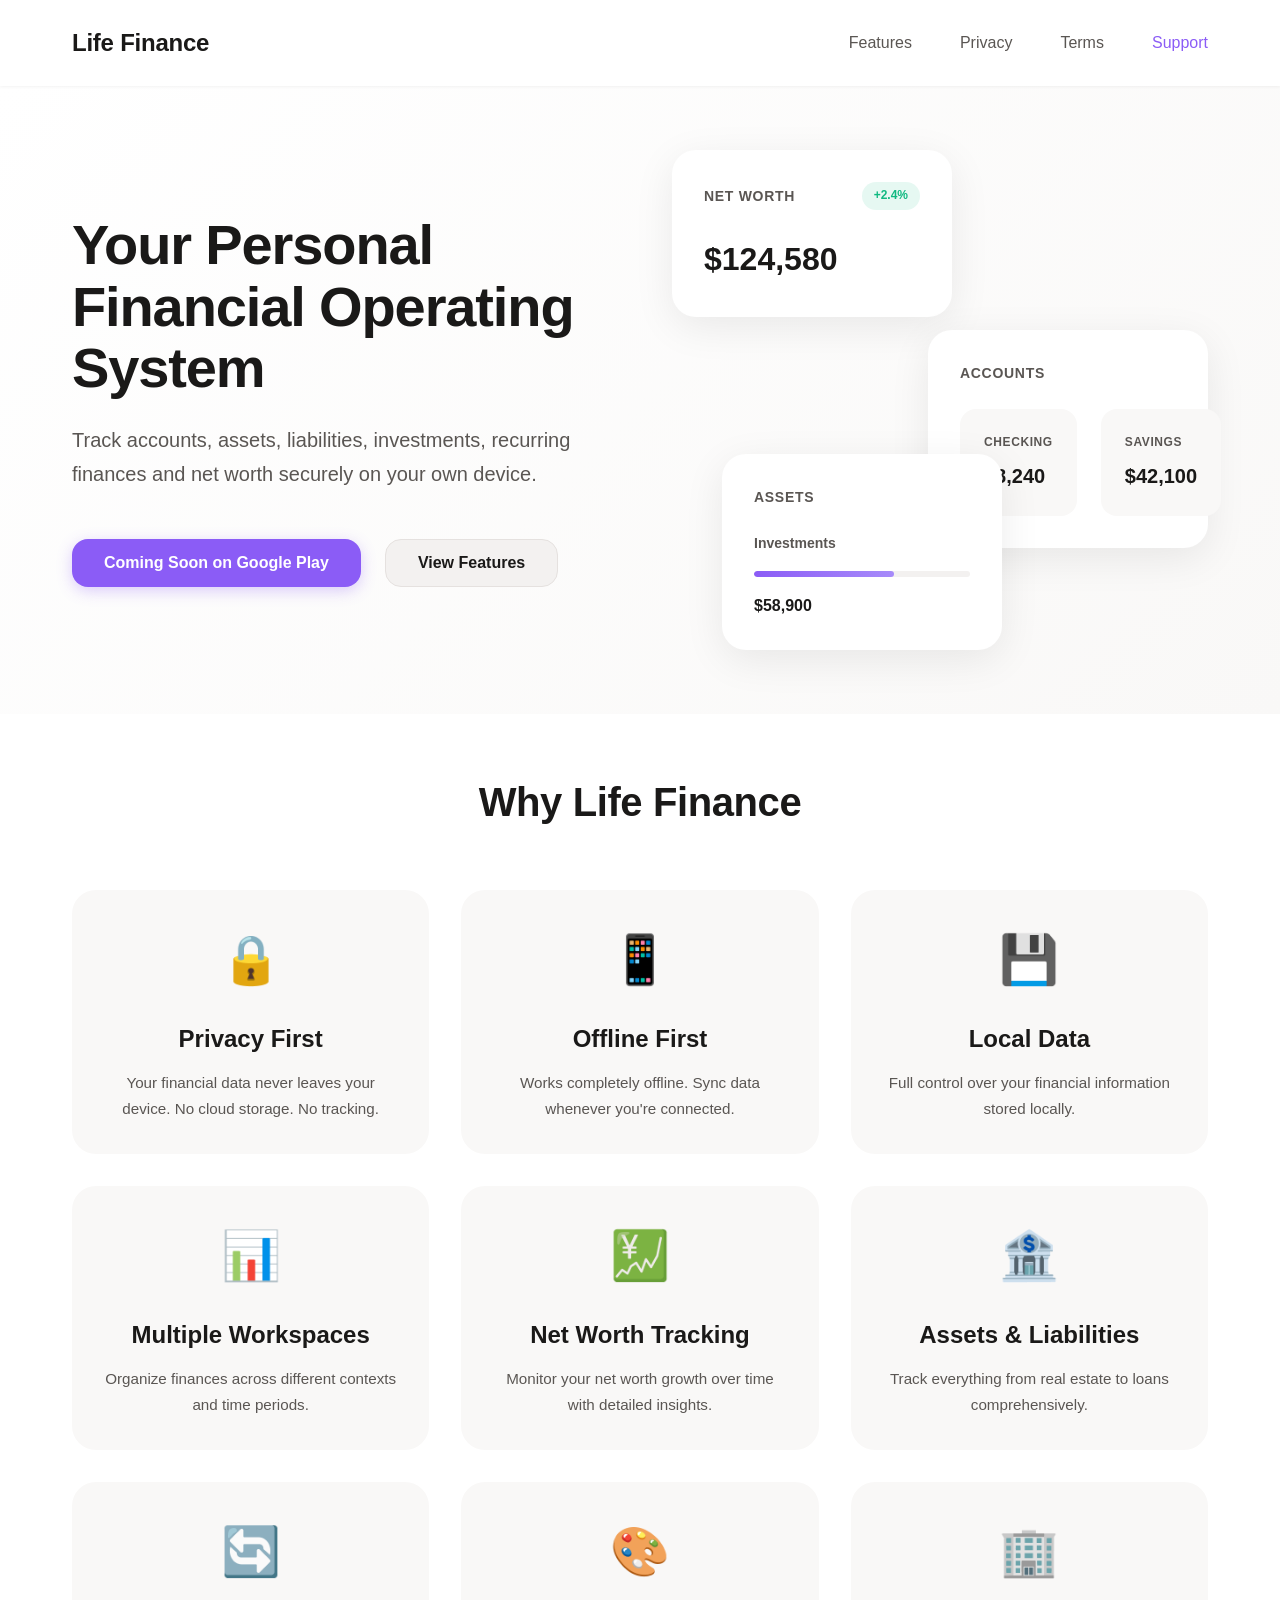
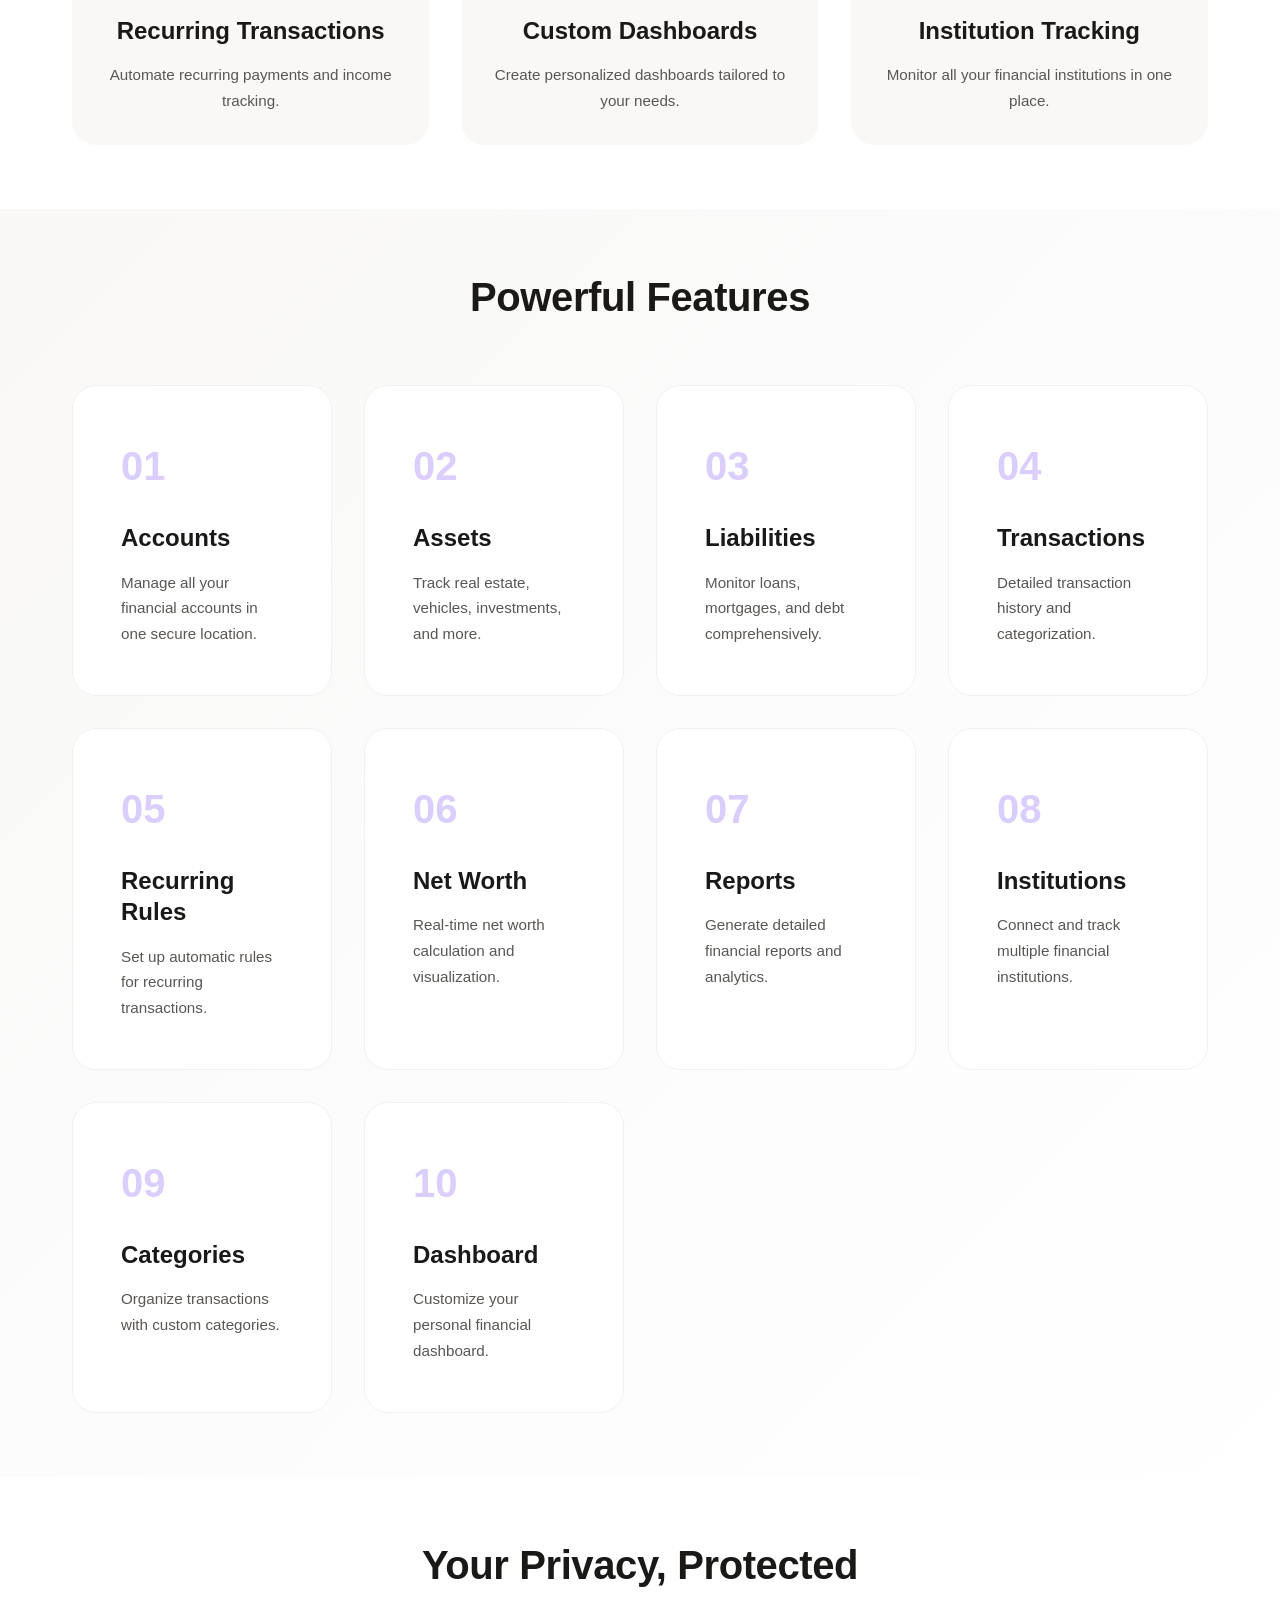
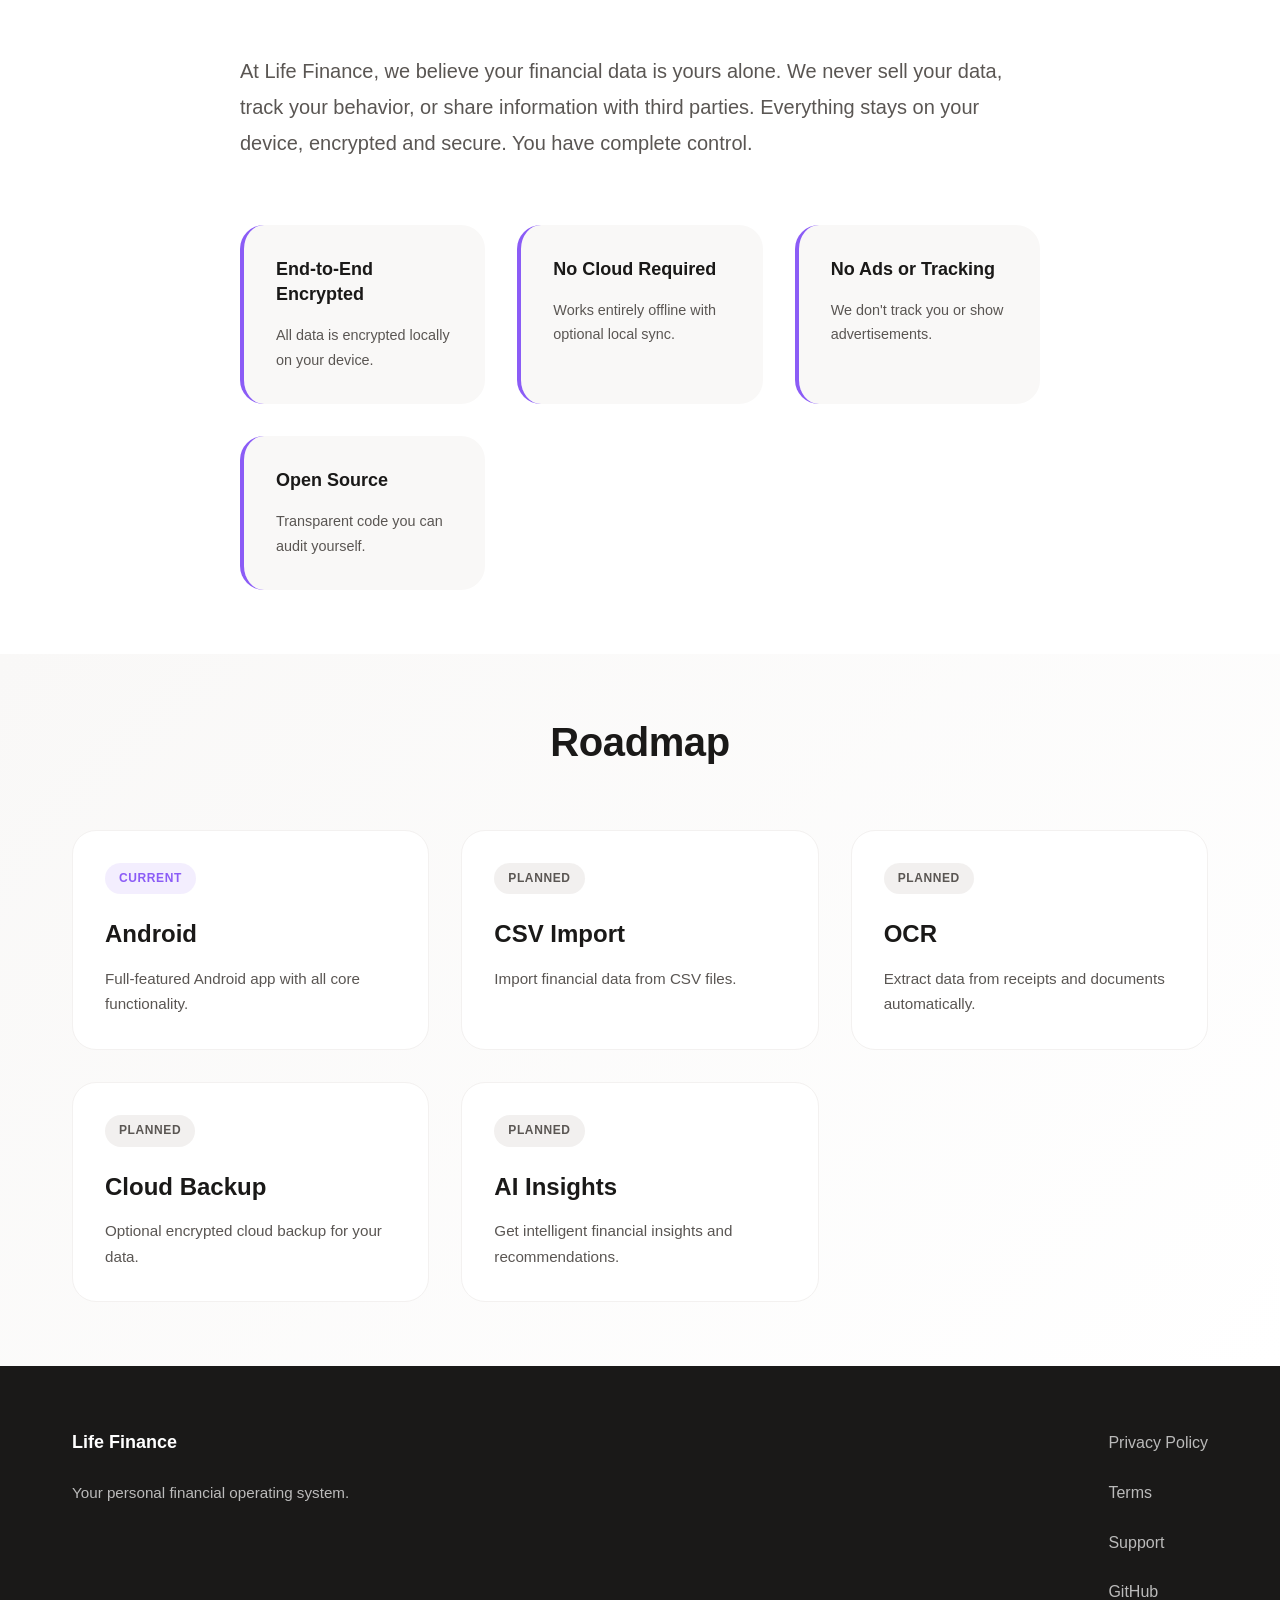
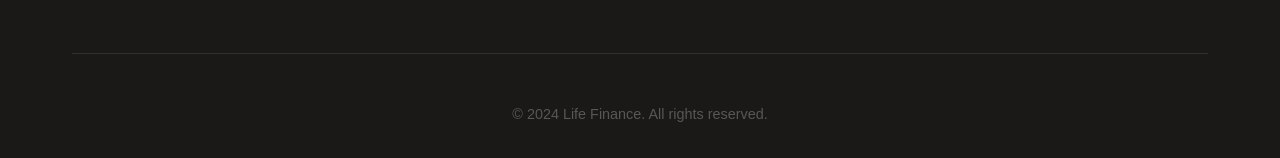
<file: index.html>
<!DOCTYPE html>
<html lang="en">
<head>
    <meta charset="UTF-8">
    <meta name="viewport" content="width=device-width, initial-scale=1.0">
    <meta name="description" content="Life Finance - Your Personal Financial Operating System. Track accounts, assets, investments, and net worth securely on your own device.">
    <title>Life Finance - Personal Financial Operating System</title>
    <link rel="icon" type="image/png" href="logo.png">
    <link rel="stylesheet" href="styles.css">
</head>
<body>
    <!-- Navigation -->
    <nav class="navbar">
        <div class="container">
            <div class="navbar-content">
                <div class="logo">Life Finance</div>
                <ul class="nav-menu">
                    <li><a href="#features">Features</a></li>
                    <li><a href="#privacy">Privacy</a></li>
                    <li><a href="#terms">Terms</a></li>
                    <li><a href="#support">Support</a></li>
                </ul>
            </div>
        </div>
    </nav>

    <!-- Hero Section -->
    <section class="hero">
        <div class="container">
            <div class="hero-content">
                <h1 class="hero-title">Your Personal Financial Operating System</h1>
                <p class="hero-subtitle">Track accounts, assets, liabilities, investments, recurring finances and net worth securely on your own device.</p>
                <div class="hero-buttons">
                    <button class="btn btn-primary">Coming Soon on Google Play</button>
                    <button class="btn btn-secondary" data-scroll="features">View Features</button>
                </div>
            </div>
            <div class="hero-mockup">
                <div class="dashboard-card dashboard-card-1">
                    <div class="card-header">
                        <div class="card-title">Net Worth</div>
                        <span class="card-badge">+2.4%</span>
                    </div>
                    <div class="card-amount">$124,580</div>
                </div>
                <div class="dashboard-card dashboard-card-2">
                    <div class="card-header">
                        <div class="card-title">Accounts</div>
                    </div>
                    <div class="mini-cards">
                        <div class="mini-card">
                            <span class="mini-label">Checking</span>
                            <span class="mini-value">$8,240</span>
                        </div>
                        <div class="mini-card">
                            <span class="mini-label">Savings</span>
                            <span class="mini-value">$42,100</span>
                        </div>
                    </div>
                </div>
                <div class="dashboard-card dashboard-card-3">
                    <div class="card-header">
                        <div class="card-title">Assets</div>
                    </div>
                    <div class="progress-item">
                        <div class="progress-label">Investments</div>
                        <div class="progress-bar">
                            <div class="progress-fill" style="width: 65%"></div>
                        </div>
                        <div class="progress-value">$58,900</div>
                    </div>
                </div>
            </div>
        </div>
    </section>

    <!-- Why Life Finance Section -->
    <section class="why-section">
        <div class="container">
            <h2 class="section-title">Why Life Finance</h2>
            <div class="features-grid">
                <div class="feature-item">
                    <div class="feature-icon">🔒</div>
                    <h3 class="feature-title">Privacy First</h3>
                    <p class="feature-desc">Your financial data never leaves your device. No cloud storage. No tracking.</p>
                </div>
                <div class="feature-item">
                    <div class="feature-icon">📱</div>
                    <h3 class="feature-title">Offline First</h3>
                    <p class="feature-desc">Works completely offline. Sync data whenever you're connected.</p>
                </div>
                <div class="feature-item">
                    <div class="feature-icon">💾</div>
                    <h3 class="feature-title">Local Data</h3>
                    <p class="feature-desc">Full control over your financial information stored locally.</p>
                </div>
                <div class="feature-item">
                    <div class="feature-icon">📊</div>
                    <h3 class="feature-title">Multiple Workspaces</h3>
                    <p class="feature-desc">Organize finances across different contexts and time periods.</p>
                </div>
                <div class="feature-item">
                    <div class="feature-icon">💹</div>
                    <h3 class="feature-title">Net Worth Tracking</h3>
                    <p class="feature-desc">Monitor your net worth growth over time with detailed insights.</p>
                </div>
                <div class="feature-item">
                    <div class="feature-icon">🏦</div>
                    <h3 class="feature-title">Assets & Liabilities</h3>
                    <p class="feature-desc">Track everything from real estate to loans comprehensively.</p>
                </div>
                <div class="feature-item">
                    <div class="feature-icon">🔄</div>
                    <h3 class="feature-title">Recurring Transactions</h3>
                    <p class="feature-desc">Automate recurring payments and income tracking.</p>
                </div>
                <div class="feature-item">
                    <div class="feature-icon">🎨</div>
                    <h3 class="feature-title">Custom Dashboards</h3>
                    <p class="feature-desc">Create personalized dashboards tailored to your needs.</p>
                </div>
                <div class="feature-item">
                    <div class="feature-icon">🏢</div>
                    <h3 class="feature-title">Institution Tracking</h3>
                    <p class="feature-desc">Monitor all your financial institutions in one place.</p>
                </div>
            </div>
        </div>
    </section>

    <!-- Feature Grid Section -->
    <section id="features" class="feature-grid-section">
        <div class="container">
            <h2 class="section-title">Powerful Features</h2>
            <div class="feature-showcase">
                <div class="showcase-item">
                    <div class="showcase-number">01</div>
                    <h3>Accounts</h3>
                    <p>Manage all your financial accounts in one secure location.</p>
                </div>
                <div class="showcase-item">
                    <div class="showcase-number">02</div>
                    <h3>Assets</h3>
                    <p>Track real estate, vehicles, investments, and more.</p>
                </div>
                <div class="showcase-item">
                    <div class="showcase-number">03</div>
                    <h3>Liabilities</h3>
                    <p>Monitor loans, mortgages, and debt comprehensively.</p>
                </div>
                <div class="showcase-item">
                    <div class="showcase-number">04</div>
                    <h3>Transactions</h3>
                    <p>Detailed transaction history and categorization.</p>
                </div>
                <div class="showcase-item">
                    <div class="showcase-number">05</div>
                    <h3>Recurring Rules</h3>
                    <p>Set up automatic rules for recurring transactions.</p>
                </div>
                <div class="showcase-item">
                    <div class="showcase-number">06</div>
                    <h3>Net Worth</h3>
                    <p>Real-time net worth calculation and visualization.</p>
                </div>
                <div class="showcase-item">
                    <div class="showcase-number">07</div>
                    <h3>Reports</h3>
                    <p>Generate detailed financial reports and analytics.</p>
                </div>
                <div class="showcase-item">
                    <div class="showcase-number">08</div>
                    <h3>Institutions</h3>
                    <p>Connect and track multiple financial institutions.</p>
                </div>
                <div class="showcase-item">
                    <div class="showcase-number">09</div>
                    <h3>Categories</h3>
                    <p>Organize transactions with custom categories.</p>
                </div>
                <div class="showcase-item">
                    <div class="showcase-number">10</div>
                    <h3>Dashboard</h3>
                    <p>Customize your personal financial dashboard.</p>
                </div>
            </div>
        </div>
    </section>

    <!-- Privacy Section -->
    <section id="privacy" class="privacy-section">
        <div class="container">
            <div class="privacy-content">
                <h2 class="section-title">Your Privacy, Protected</h2>
                <p class="privacy-text">At Life Finance, we believe your financial data is yours alone. We never sell your data, track your behavior, or share information with third parties. Everything stays on your device, encrypted and secure. You have complete control.</p>
                <div class="privacy-highlights">
                    <div class="highlight-item">
                        <h4>End-to-End Encrypted</h4>
                        <p>All data is encrypted locally on your device.</p>
                    </div>
                    <div class="highlight-item">
                        <h4>No Cloud Required</h4>
                        <p>Works entirely offline with optional local sync.</p>
                    </div>
                    <div class="highlight-item">
                        <h4>No Ads or Tracking</h4>
                        <p>We don't track you or show advertisements.</p>
                    </div>
                    <div class="highlight-item">
                        <h4>Open Source</h4>
                        <p>Transparent code you can audit yourself.</p>
                    </div>
                </div>
            </div>
        </div>
    </section>

    <!-- Roadmap Section -->
    <section class="roadmap-section">
        <div class="container">
            <h2 class="section-title">Roadmap</h2>
            <div class="roadmap-grid">
                <div class="roadmap-item">
                    <div class="roadmap-status current">Current</div>
                    <h3>Android</h3>
                    <p>Full-featured Android app with all core functionality.</p>
                </div>
                <div class="roadmap-item">
                    <div class="roadmap-status planned">Planned</div>
                    <h3>CSV Import</h3>
                    <p>Import financial data from CSV files.</p>
                </div>
                <div class="roadmap-item">
                    <div class="roadmap-status planned">Planned</div>
                    <h3>OCR</h3>
                    <p>Extract data from receipts and documents automatically.</p>
                </div>
                <div class="roadmap-item">
                    <div class="roadmap-status planned">Planned</div>
                    <h3>Cloud Backup</h3>
                    <p>Optional encrypted cloud backup for your data.</p>
                </div>
                <div class="roadmap-item">
                    <div class="roadmap-status planned">Planned</div>
                    <h3>AI Insights</h3>
                    <p>Get intelligent financial insights and recommendations.</p>
                </div>
            </div>
        </div>
    </section>

    <!-- Terms Section (hidden, for reference) -->
    <section id="terms" class="hidden-section">
        <div class="container">
            <h2>Terms of Service</h2>
            <p>Terms content goes here.</p>
        </div>
    </section>

    <!-- Support Section (hidden, for reference) -->
    <section id="support" class="hidden-section">
        <div class="container">
            <h2>Support</h2>
            <p>Support content goes here.</p>
        </div>
    </section>

    <!-- Footer -->
    <footer class="footer">
        <div class="container">
            <div class="footer-content">
                <div class="footer-section">
                    <h4>Life Finance</h4>
                    <p>Your personal financial operating system.</p>
                </div>
                <div class="footer-links">
                    <a href="#privacy">Privacy Policy</a>
                    <a href="#terms">Terms</a>
                    <a href="#support">Support</a>
                    <a href="https://github.com" target="_blank" rel="noopener noreferrer">GitHub</a>
                </div>
            </div>
            <div class="footer-bottom">
                <p>&copy; 2024 Life Finance. All rights reserved.</p>
            </div>
        </div>
    </footer>

    <script src="script.js"></script>
</body>
</html>
</file>
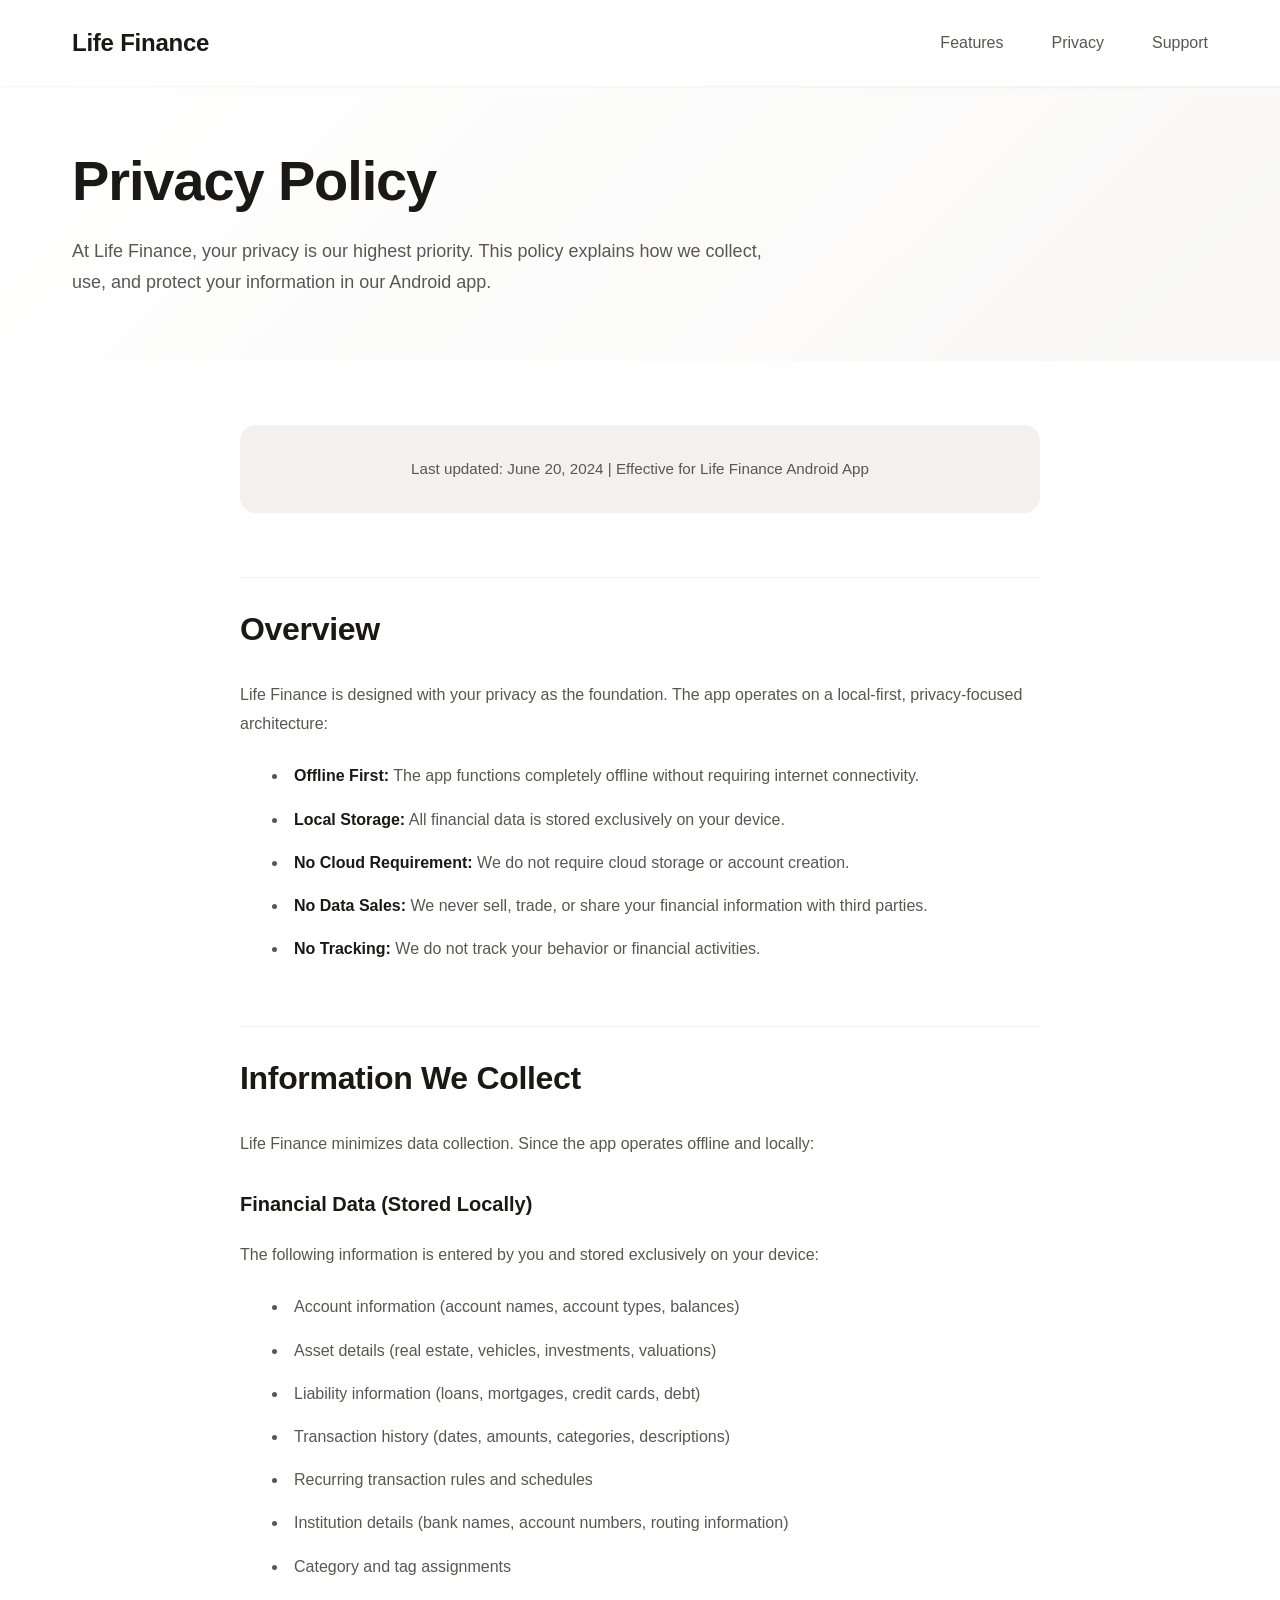
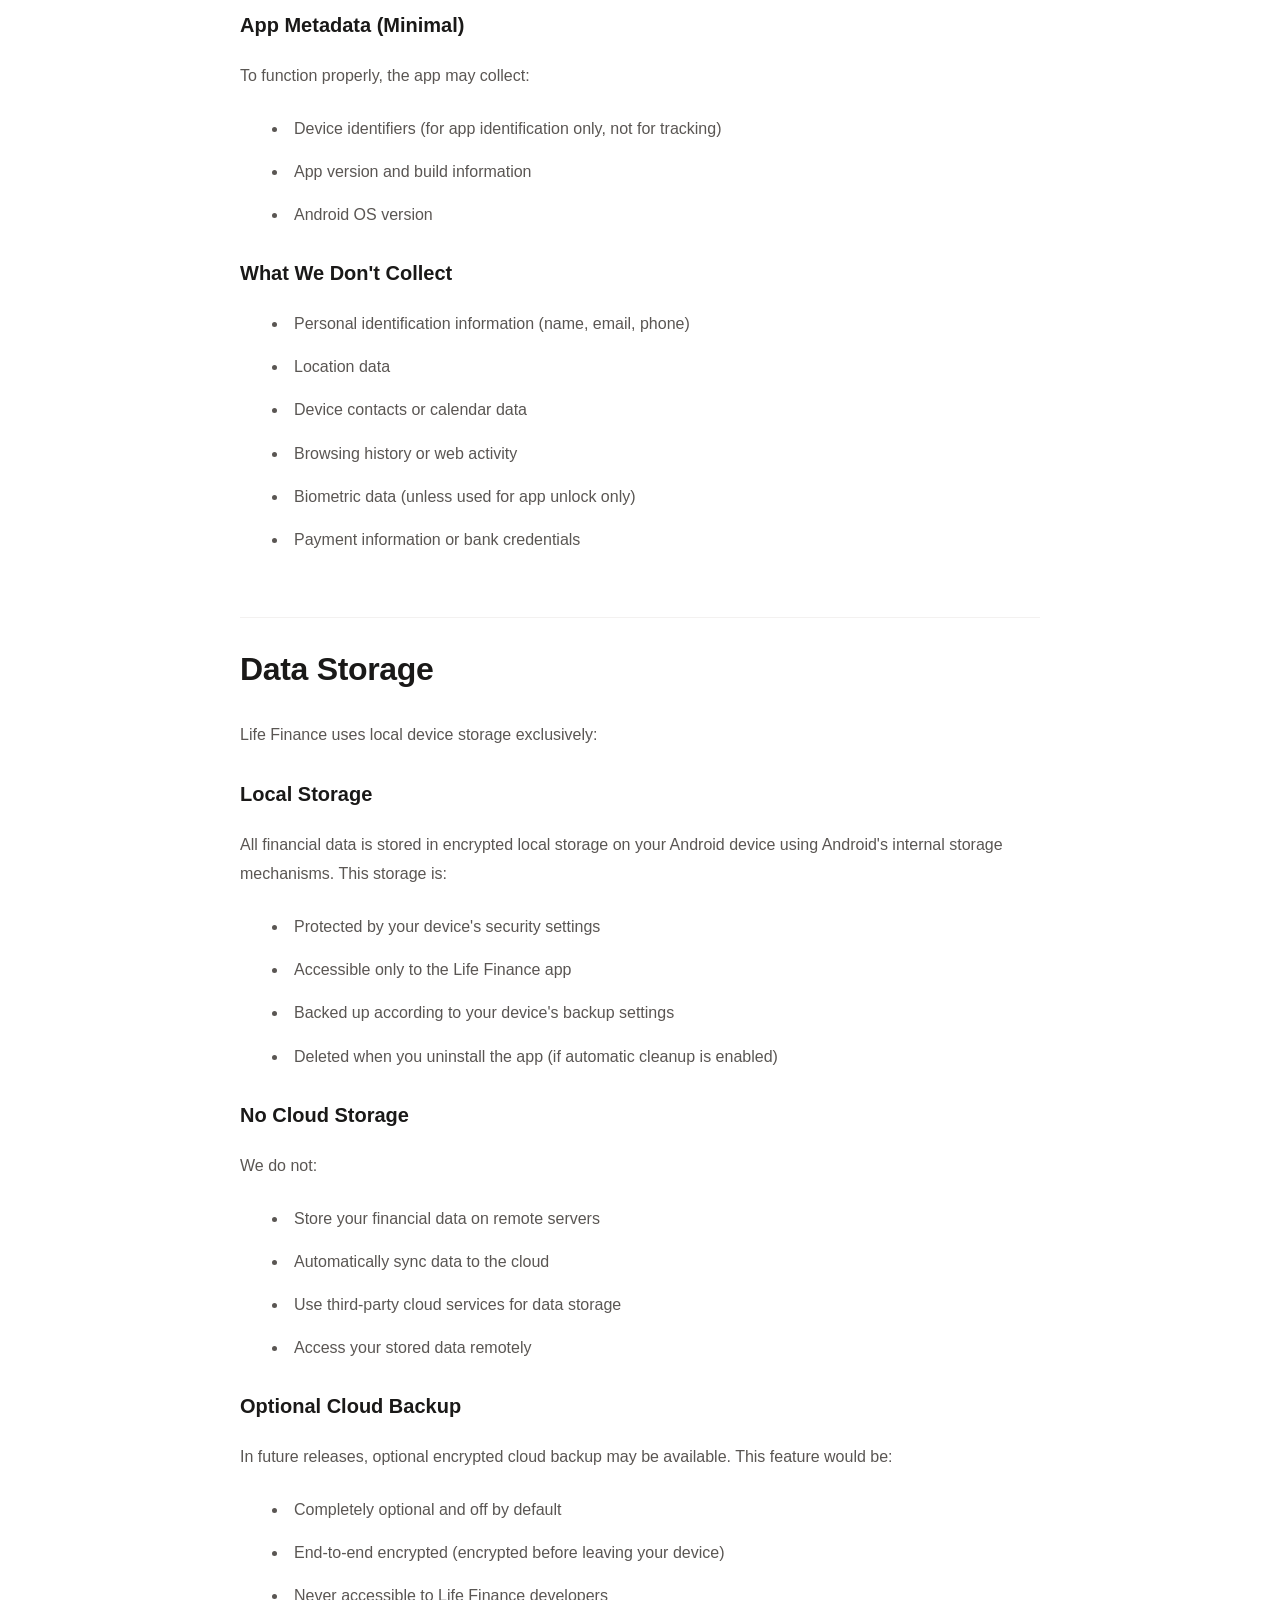
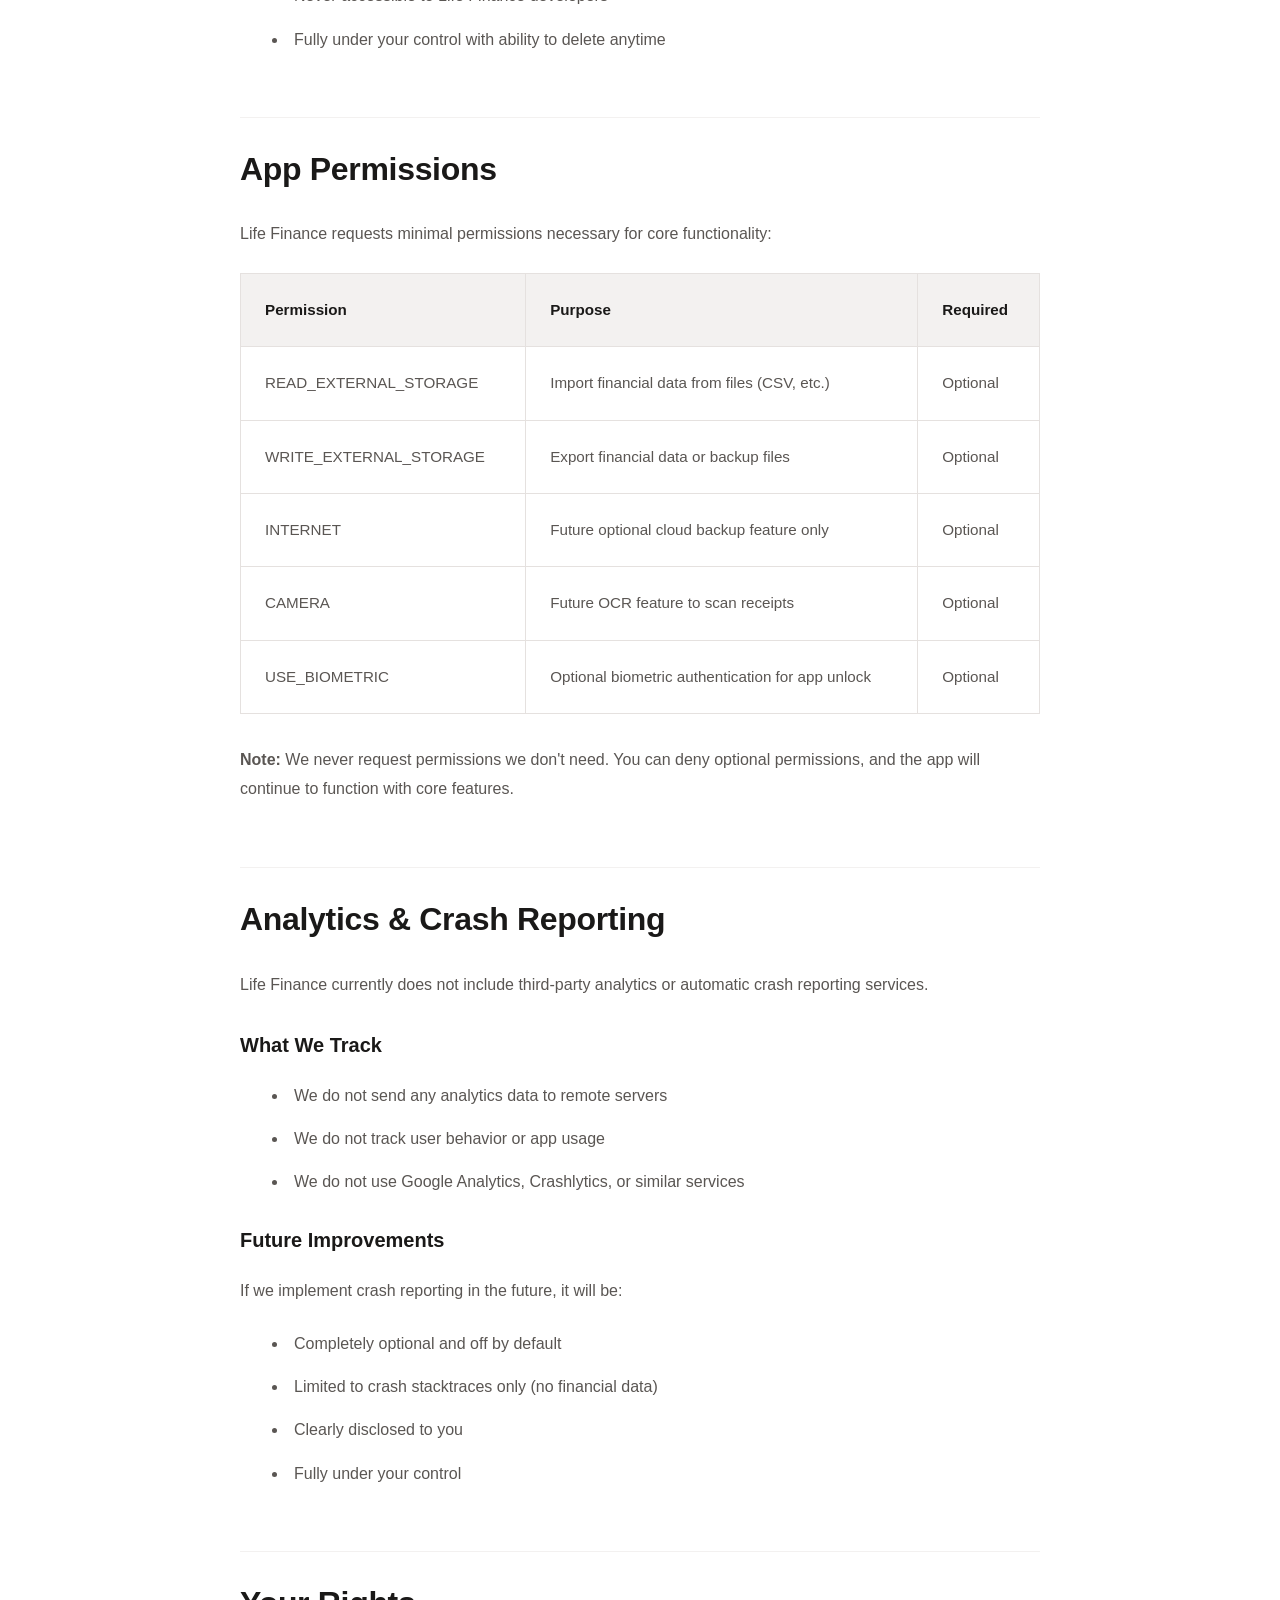
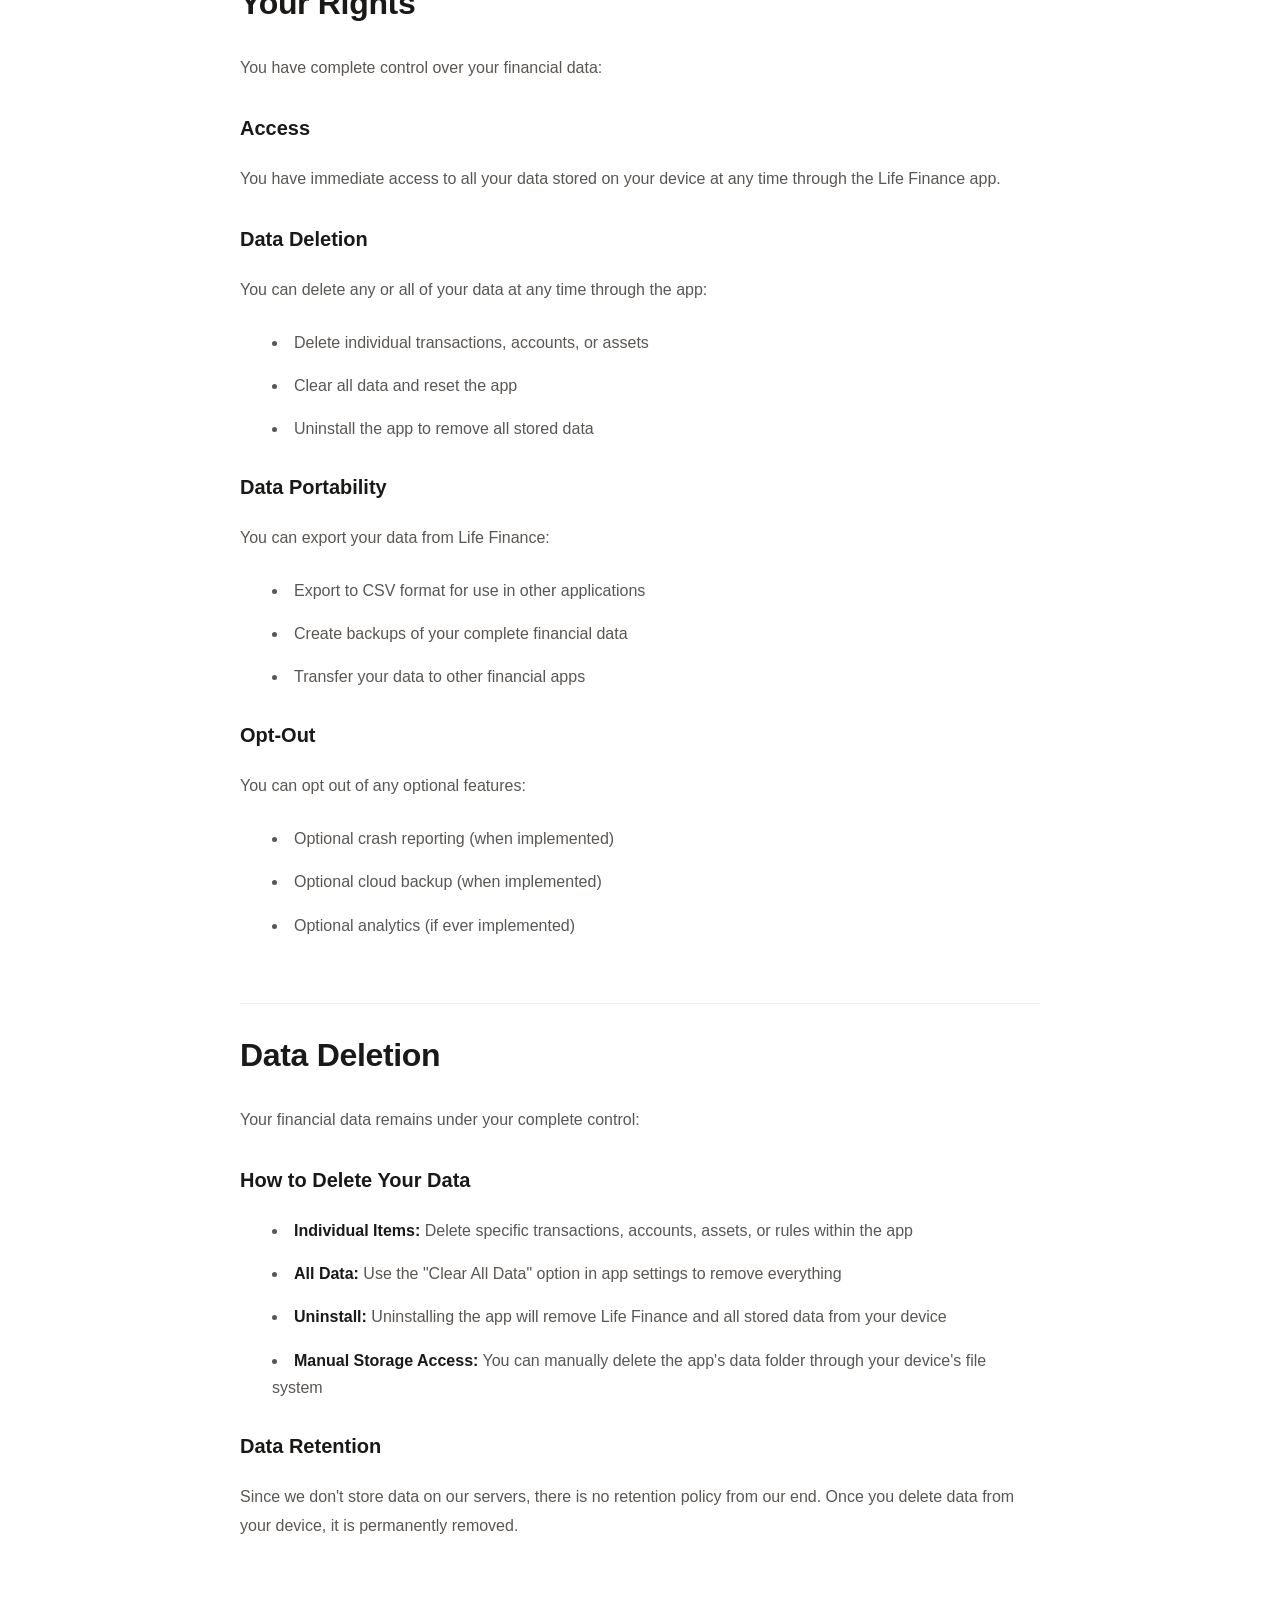
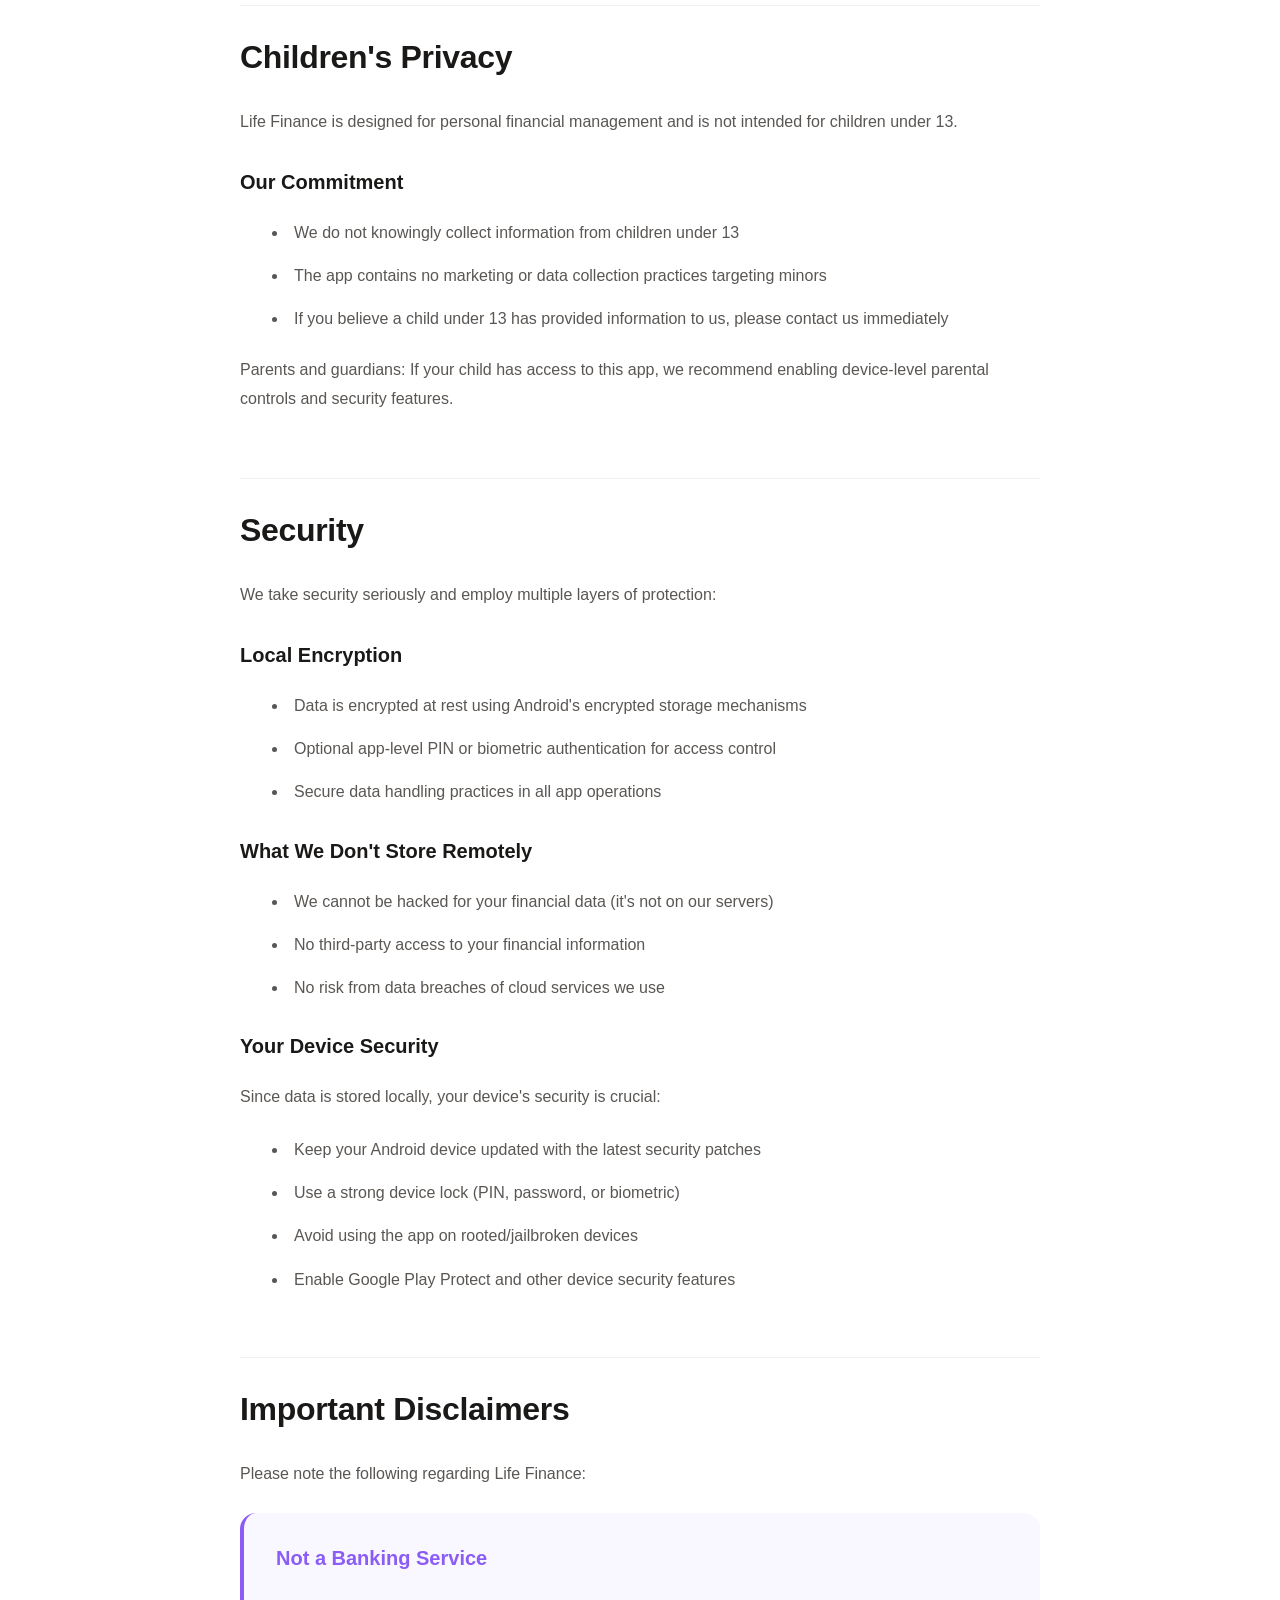
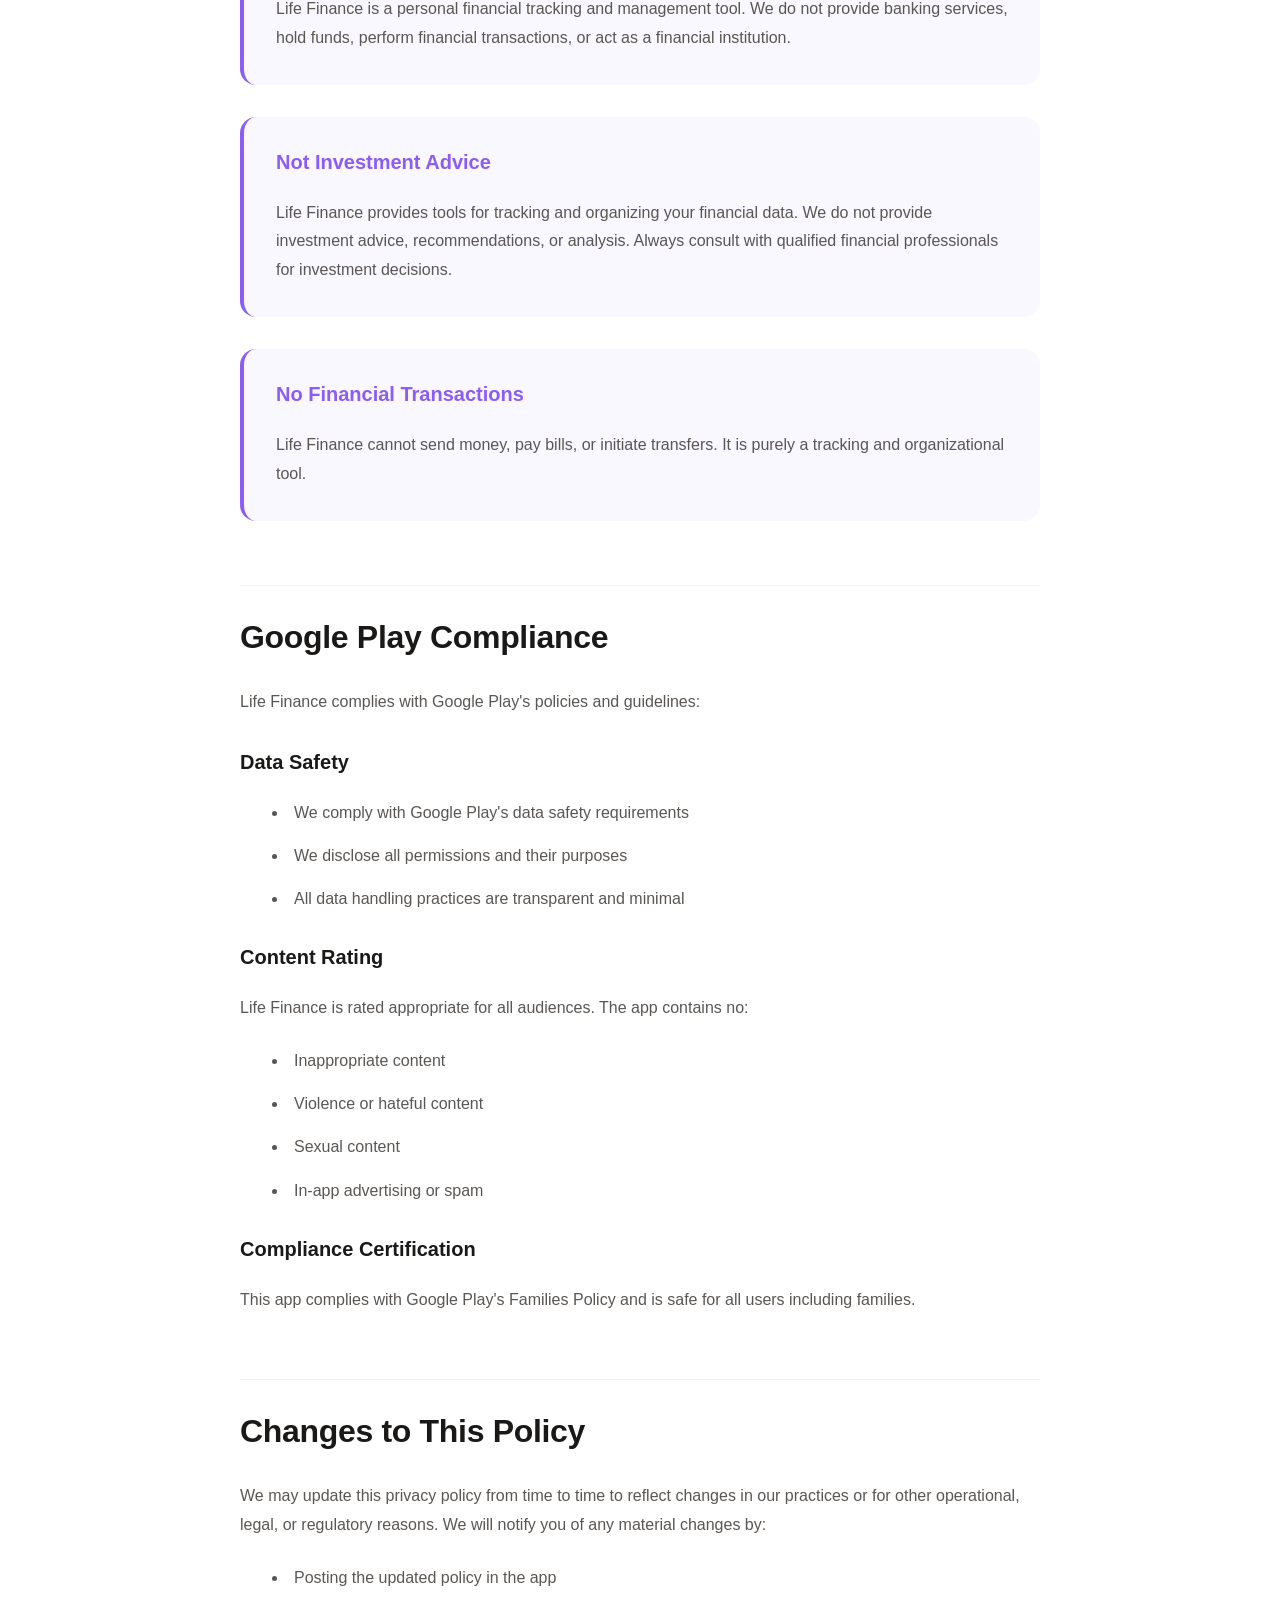
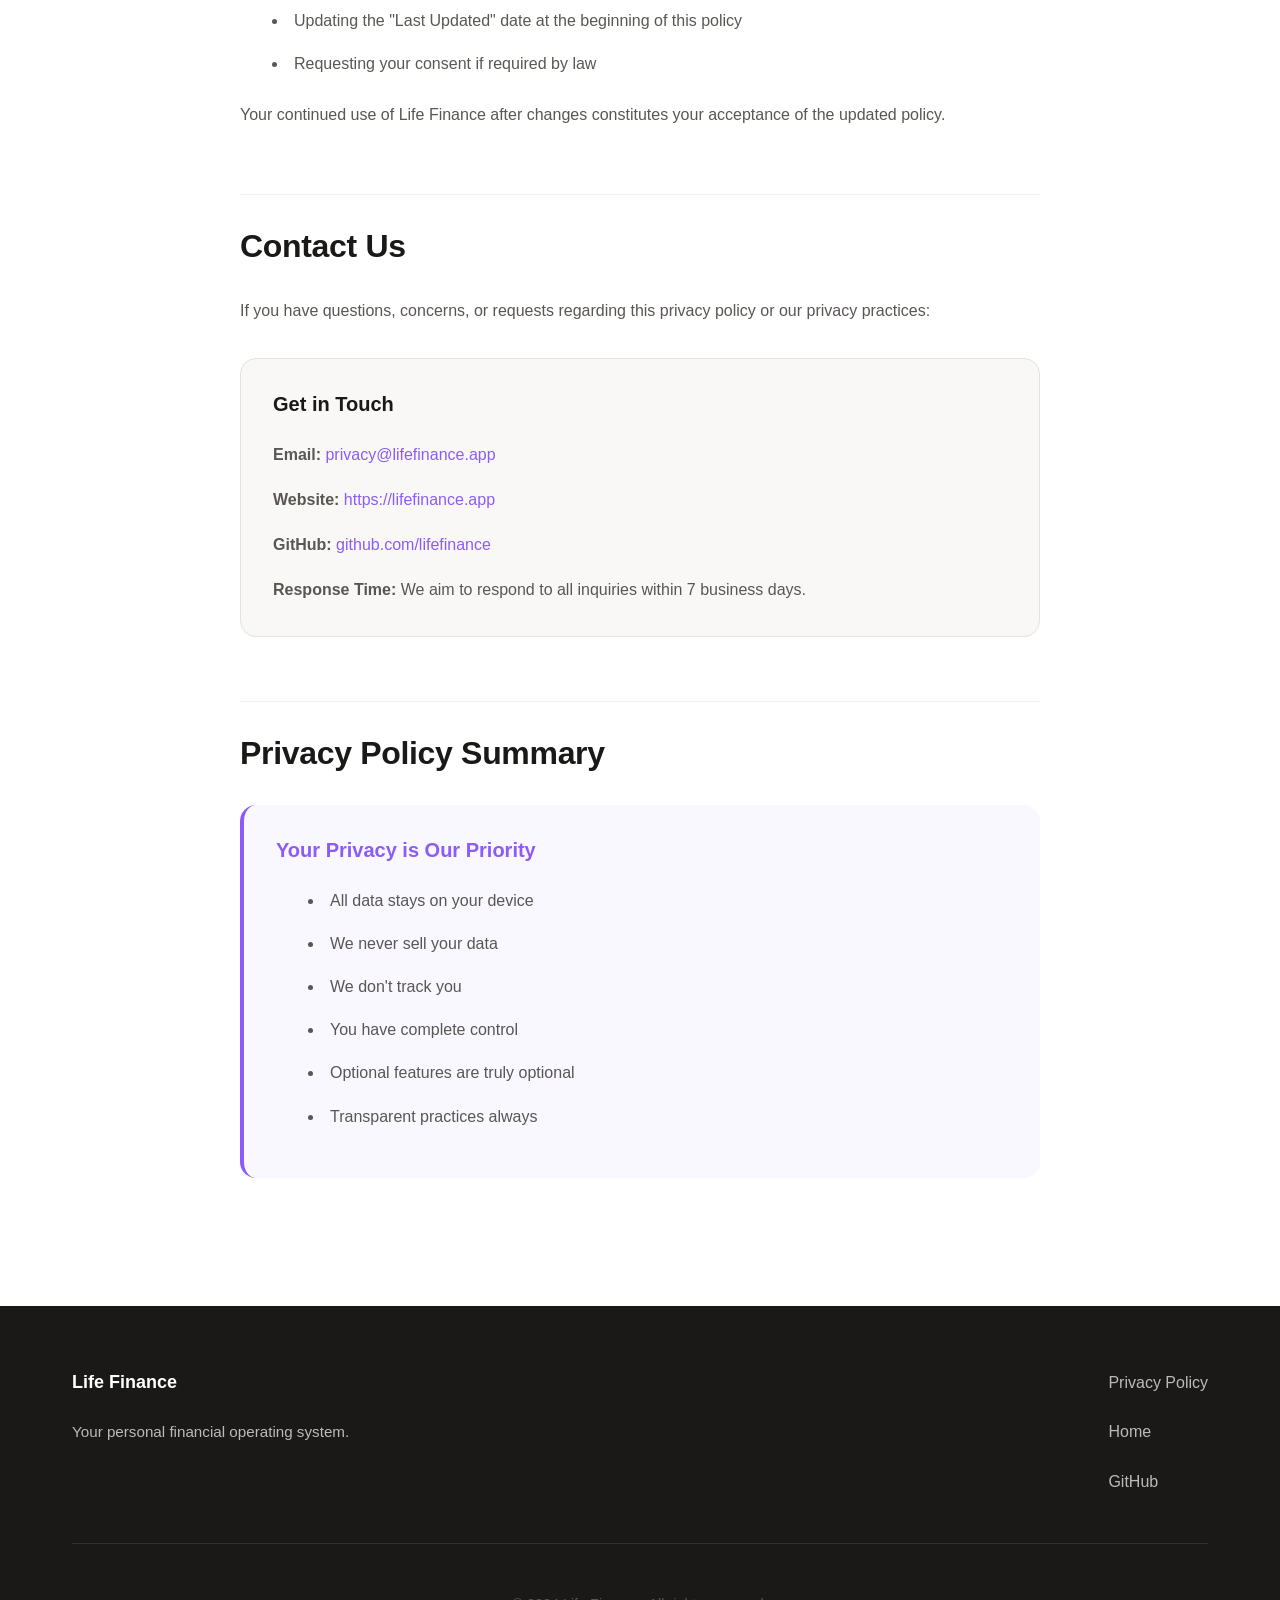
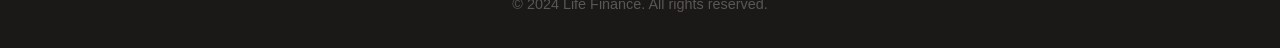
<file: privacy.html>
<!DOCTYPE html>
<html lang="en">
<head>
    <meta charset="UTF-8">
    <meta name="viewport" content="width=device-width, initial-scale=1.0">
    <meta name="description" content="Life Finance Privacy Policy - Learn how we protect your financial data with local-first, privacy-focused design.">
    <title>Privacy Policy - Life Finance</title>
    <link rel="icon" type="image/png" href="logo.png">
    <link rel="stylesheet" href="styles.css">
    <style>
        /* Privacy Policy Specific Styles */
        .privacy-page {
            background-color: var(--color-bg);
        }

        .privacy-hero {
            padding: var(--spacing-xxl) 0;
            background: linear-gradient(135deg, var(--color-white) 0%, var(--color-bg) 100%);
        }

        .privacy-hero h1 {
            margin-bottom: var(--spacing-md);
            color: var(--color-text);
        }

        .privacy-hero p {
            font-size: 1.125rem;
            color: var(--color-text-muted);
            max-width: 700px;
        }

        .privacy-main {
            padding: var(--spacing-xxl) 0;
            background-color: var(--color-white);
        }

        .privacy-content {
            max-width: 800px;
            margin: 0 auto;
        }

        .policy-section {
            margin-bottom: var(--spacing-xxl);
        }

        .policy-section h2 {
            font-size: 2rem;
            margin-bottom: var(--spacing-lg);
            color: var(--color-text);
            padding-top: var(--spacing-lg);
            border-top: 1px solid var(--color-gray-light);
        }

        .policy-section:first-child h2 {
            border-top: none;
            padding-top: 0;
        }

        .policy-section h3 {
            font-size: 1.25rem;
            margin-top: var(--spacing-lg);
            margin-bottom: var(--spacing-md);
            color: var(--color-text);
        }

        .policy-section p {
            margin-bottom: var(--spacing-md);
            line-height: 1.8;
            color: var(--color-text-muted);
        }

        .policy-section ul {
            list-style-position: inside;
            margin-bottom: var(--spacing-md);
            padding-left: var(--spacing-lg);
        }

        .policy-section ul li {
            margin-bottom: var(--spacing-sm);
            color: var(--color-text-muted);
            line-height: 1.7;
        }

        .policy-section ul li strong {
            color: var(--color-text);
            font-weight: 600;
        }

        .highlight-box {
            background-color: rgba(139, 92, 246, 0.05);
            border-left: 4px solid var(--color-primary);
            padding: var(--spacing-lg);
            border-radius: var(--radius-md);
            margin-bottom: var(--spacing-lg);
        }

        .highlight-box h3 {
            margin-top: 0;
            color: var(--color-primary);
        }

        .highlight-box p {
            margin-bottom: 0;
            color: var(--color-text-muted);
        }

        .last-updated {
            background-color: var(--color-gray-light);
            padding: var(--spacing-lg);
            border-radius: var(--radius-md);
            margin-bottom: var(--spacing-xxl);
            text-align: center;
            color: var(--color-text-muted);
            font-size: 0.95rem;
        }

        .contact-info {
            background-color: var(--color-bg);
            padding: var(--spacing-lg);
            border-radius: var(--radius-md);
            margin-top: var(--spacing-lg);
            border: 1px solid var(--color-gray);
        }

        .contact-info p {
            margin-bottom: var(--spacing-sm);
        }

        .contact-info a {
            color: var(--color-primary);
            text-decoration: none;
            transition: var(--transition);
        }

        .contact-info a:hover {
            color: var(--color-primary-light);
        }

        .table-wrapper {
            overflow-x: auto;
            margin-bottom: var(--spacing-lg);
        }

        .policy-table {
            width: 100%;
            border-collapse: collapse;
            font-size: 0.95rem;
        }

        .policy-table th {
            background-color: var(--color-gray-light);
            padding: var(--spacing-md);
            text-align: left;
            font-weight: 600;
            color: var(--color-text);
            border: 1px solid var(--color-gray);
        }

        .policy-table td {
            padding: var(--spacing-md);
            color: var(--color-text-muted);
            border: 1px solid var(--color-gray);
        }

        .policy-table tbody tr:hover {
            background-color: var(--color-bg);
        }

        @media (max-width: 768px) {
            .privacy-hero h1 {
                font-size: 2.5rem;
            }

            .privacy-hero p {
                font-size: 1rem;
            }

            .policy-section h2 {
                font-size: 1.75rem;
            }

            .policy-section h3 {
                font-size: 1.125rem;
            }

            .table-wrapper {
                font-size: 0.85rem;
            }

            .policy-table th,
            .policy-table td {
                padding: var(--spacing-sm);
            }
        }
    </style>
</head>
<body class="privacy-page">
    <!-- Navigation -->
    <nav class="navbar">
        <div class="container">
            <div class="navbar-content">
                <a href="index.html" class="logo">Life Finance</a>
                <ul class="nav-menu">
                    <li><a href="index.html#features">Features</a></li>
                    <li><a href="privacy.html">Privacy</a></li>
                    <li><a href="index.html#support">Support</a></li>
                </ul>
            </div>
        </div>
    </nav>

    <!-- Privacy Hero Section -->
    <section class="privacy-hero">
        <div class="container">
            <h1>Privacy Policy</h1>
            <p>At Life Finance, your privacy is our highest priority. This policy explains how we collect, use, and protect your information in our Android app.</p>
        </div>
    </section>

    <!-- Privacy Policy Content -->
    <section class="privacy-main">
        <div class="container">
            <div class="privacy-content">
                <div class="last-updated">
                    Last updated: June 20, 2024 | Effective for Life Finance Android App
                </div>

                <!-- Overview -->
                <div class="policy-section">
                    <h2>Overview</h2>
                    <p>Life Finance is designed with your privacy as the foundation. The app operates on a local-first, privacy-focused architecture:</p>
                    <ul>
                        <li><strong>Offline First:</strong> The app functions completely offline without requiring internet connectivity.</li>
                        <li><strong>Local Storage:</strong> All financial data is stored exclusively on your device.</li>
                        <li><strong>No Cloud Requirement:</strong> We do not require cloud storage or account creation.</li>
                        <li><strong>No Data Sales:</strong> We never sell, trade, or share your financial information with third parties.</li>
                        <li><strong>No Tracking:</strong> We do not track your behavior or financial activities.</li>
                    </ul>
                </div>

                <!-- Information We Collect -->
                <div class="policy-section">
                    <h2>Information We Collect</h2>
                    <p>Life Finance minimizes data collection. Since the app operates offline and locally:</p>
                    
                    <h3>Financial Data (Stored Locally)</h3>
                    <p>The following information is entered by you and stored exclusively on your device:</p>
                    <ul>
                        <li>Account information (account names, account types, balances)</li>
                        <li>Asset details (real estate, vehicles, investments, valuations)</li>
                        <li>Liability information (loans, mortgages, credit cards, debt)</li>
                        <li>Transaction history (dates, amounts, categories, descriptions)</li>
                        <li>Recurring transaction rules and schedules</li>
                        <li>Institution details (bank names, account numbers, routing information)</li>
                        <li>Category and tag assignments</li>
                    </ul>

                    <h3>App Metadata (Minimal)</h3>
                    <p>To function properly, the app may collect:</p>
                    <ul>
                        <li>Device identifiers (for app identification only, not for tracking)</li>
                        <li>App version and build information</li>
                        <li>Android OS version</li>
                    </ul>

                    <h3>What We Don't Collect</h3>
                    <ul>
                        <li>Personal identification information (name, email, phone)</li>
                        <li>Location data</li>
                        <li>Device contacts or calendar data</li>
                        <li>Browsing history or web activity</li>
                        <li>Biometric data (unless used for app unlock only)</li>
                        <li>Payment information or bank credentials</li>
                    </ul>
                </div>

                <!-- Data Storage -->
                <div class="policy-section">
                    <h2>Data Storage</h2>
                    <p>Life Finance uses local device storage exclusively:</p>
                    
                    <h3>Local Storage</h3>
                    <p>All financial data is stored in encrypted local storage on your Android device using Android's internal storage mechanisms. This storage is:</p>
                    <ul>
                        <li>Protected by your device's security settings</li>
                        <li>Accessible only to the Life Finance app</li>
                        <li>Backed up according to your device's backup settings</li>
                        <li>Deleted when you uninstall the app (if automatic cleanup is enabled)</li>
                    </ul>

                    <h3>No Cloud Storage</h3>
                    <p>We do not:</p>
                    <ul>
                        <li>Store your financial data on remote servers</li>
                        <li>Automatically sync data to the cloud</li>
                        <li>Use third-party cloud services for data storage</li>
                        <li>Access your stored data remotely</li>
                    </ul>

                    <h3>Optional Cloud Backup</h3>
                    <p>In future releases, optional encrypted cloud backup may be available. This feature would be:</p>
                    <ul>
                        <li>Completely optional and off by default</li>
                        <li>End-to-end encrypted (encrypted before leaving your device)</li>
                        <li>Never accessible to Life Finance developers</li>
                        <li>Fully under your control with ability to delete anytime</li>
                    </ul>
                </div>

                <!-- Permissions -->
                <div class="policy-section">
                    <h2>App Permissions</h2>
                    <p>Life Finance requests minimal permissions necessary for core functionality:</p>
                    
                    <div class="table-wrapper">
                        <table class="policy-table">
                            <thead>
                                <tr>
                                    <th>Permission</th>
                                    <th>Purpose</th>
                                    <th>Required</th>
                                </tr>
                            </thead>
                            <tbody>
                                <tr>
                                    <td>READ_EXTERNAL_STORAGE</td>
                                    <td>Import financial data from files (CSV, etc.)</td>
                                    <td>Optional</td>
                                </tr>
                                <tr>
                                    <td>WRITE_EXTERNAL_STORAGE</td>
                                    <td>Export financial data or backup files</td>
                                    <td>Optional</td>
                                </tr>
                                <tr>
                                    <td>INTERNET</td>
                                    <td>Future optional cloud backup feature only</td>
                                    <td>Optional</td>
                                </tr>
                                <tr>
                                    <td>CAMERA</td>
                                    <td>Future OCR feature to scan receipts</td>
                                    <td>Optional</td>
                                </tr>
                                <tr>
                                    <td>USE_BIOMETRIC</td>
                                    <td>Optional biometric authentication for app unlock</td>
                                    <td>Optional</td>
                                </tr>
                            </tbody>
                        </table>
                    </div>

                    <p><strong>Note:</strong> We never request permissions we don't need. You can deny optional permissions, and the app will continue to function with core features.</p>
                </div>

                <!-- Analytics & Crash Reporting -->
                <div class="policy-section">
                    <h2>Analytics & Crash Reporting</h2>
                    <p>Life Finance currently does not include third-party analytics or automatic crash reporting services.</p>
                    
                    <h3>What We Track</h3>
                    <ul>
                        <li>We do not send any analytics data to remote servers</li>
                        <li>We do not track user behavior or app usage</li>
                        <li>We do not use Google Analytics, Crashlytics, or similar services</li>
                    </ul>

                    <h3>Future Improvements</h3>
                    <p>If we implement crash reporting in the future, it will be:</p>
                    <ul>
                        <li>Completely optional and off by default</li>
                        <li>Limited to crash stacktraces only (no financial data)</li>
                        <li>Clearly disclosed to you</li>
                        <li>Fully under your control</li>
                    </ul>
                </div>

                <!-- User Rights -->
                <div class="policy-section">
                    <h2>Your Rights</h2>
                    <p>You have complete control over your financial data:</p>
                    
                    <h3>Access</h3>
                    <p>You have immediate access to all your data stored on your device at any time through the Life Finance app.</p>

                    <h3>Data Deletion</h3>
                    <p>You can delete any or all of your data at any time through the app:</p>
                    <ul>
                        <li>Delete individual transactions, accounts, or assets</li>
                        <li>Clear all data and reset the app</li>
                        <li>Uninstall the app to remove all stored data</li>
                    </ul>

                    <h3>Data Portability</h3>
                    <p>You can export your data from Life Finance:</p>
                    <ul>
                        <li>Export to CSV format for use in other applications</li>
                        <li>Create backups of your complete financial data</li>
                        <li>Transfer your data to other financial apps</li>
                    </ul>

                    <h3>Opt-Out</h3>
                    <p>You can opt out of any optional features:</p>
                    <ul>
                        <li>Optional crash reporting (when implemented)</li>
                        <li>Optional cloud backup (when implemented)</li>
                        <li>Optional analytics (if ever implemented)</li>
                    </ul>
                </div>

                <!-- Data Deletion -->
                <div class="policy-section">
                    <h2>Data Deletion</h2>
                    <p>Your financial data remains under your complete control:</p>
                    
                    <h3>How to Delete Your Data</h3>
                    <ul>
                        <li><strong>Individual Items:</strong> Delete specific transactions, accounts, assets, or rules within the app</li>
                        <li><strong>All Data:</strong> Use the "Clear All Data" option in app settings to remove everything</li>
                        <li><strong>Uninstall:</strong> Uninstalling the app will remove Life Finance and all stored data from your device</li>
                        <li><strong>Manual Storage Access:</strong> You can manually delete the app's data folder through your device's file system</li>
                    </ul>

                    <h3>Data Retention</h3>
                    <p>Since we don't store data on our servers, there is no retention policy from our end. Once you delete data from your device, it is permanently removed.</p>
                </div>

                <!-- Children -->
                <div class="policy-section">
                    <h2>Children's Privacy</h2>
                    <p>Life Finance is designed for personal financial management and is not intended for children under 13.</p>
                    
                    <h3>Our Commitment</h3>
                    <ul>
                        <li>We do not knowingly collect information from children under 13</li>
                        <li>The app contains no marketing or data collection practices targeting minors</li>
                        <li>If you believe a child under 13 has provided information to us, please contact us immediately</li>
                    </ul>

                    <p>Parents and guardians: If your child has access to this app, we recommend enabling device-level parental controls and security features.</p>
                </div>

                <!-- Security -->
                <div class="policy-section">
                    <h2>Security</h2>
                    <p>We take security seriously and employ multiple layers of protection:</p>
                    
                    <h3>Local Encryption</h3>
                    <ul>
                        <li>Data is encrypted at rest using Android's encrypted storage mechanisms</li>
                        <li>Optional app-level PIN or biometric authentication for access control</li>
                        <li>Secure data handling practices in all app operations</li>
                    </ul>

                    <h3>What We Don't Store Remotely</h3>
                    <ul>
                        <li>We cannot be hacked for your financial data (it's not on our servers)</li>
                        <li>No third-party access to your financial information</li>
                        <li>No risk from data breaches of cloud services we use</li>
                    </ul>

                    <h3>Your Device Security</h3>
                    <p>Since data is stored locally, your device's security is crucial:</p>
                    <ul>
                        <li>Keep your Android device updated with the latest security patches</li>
                        <li>Use a strong device lock (PIN, password, or biometric)</li>
                        <li>Avoid using the app on rooted/jailbroken devices</li>
                        <li>Enable Google Play Protect and other device security features</li>
                    </ul>
                </div>

                <!-- Financial Disclaimer -->
                <div class="policy-section">
                    <h2>Important Disclaimers</h2>
                    <p>Please note the following regarding Life Finance:</p>
                    
                    <div class="highlight-box">
                        <h3>Not a Banking Service</h3>
                        <p>Life Finance is a personal financial tracking and management tool. We do not provide banking services, hold funds, perform financial transactions, or act as a financial institution.</p>
                    </div>

                    <div class="highlight-box">
                        <h3>Not Investment Advice</h3>
                        <p>Life Finance provides tools for tracking and organizing your financial data. We do not provide investment advice, recommendations, or analysis. Always consult with qualified financial professionals for investment decisions.</p>
                    </div>

                    <div class="highlight-box">
                        <h3>No Financial Transactions</h3>
                        <p>Life Finance cannot send money, pay bills, or initiate transfers. It is purely a tracking and organizational tool.</p>
                    </div>
                </div>

                <!-- Google Play Compliance -->
                <div class="policy-section">
                    <h2>Google Play Compliance</h2>
                    <p>Life Finance complies with Google Play's policies and guidelines:</p>
                    
                    <h3>Data Safety</h3>
                    <ul>
                        <li>We comply with Google Play's data safety requirements</li>
                        <li>We disclose all permissions and their purposes</li>
                        <li>All data handling practices are transparent and minimal</li>
                    </ul>

                    <h3>Content Rating</h3>
                    <p>Life Finance is rated appropriate for all audiences. The app contains no:</p>
                    <ul>
                        <li>Inappropriate content</li>
                        <li>Violence or hateful content</li>
                        <li>Sexual content</li>
                        <li>In-app advertising or spam</li>
                    </ul>

                    <h3>Compliance Certification</h3>
                    <p>This app complies with Google Play's Families Policy and is safe for all users including families.</p>
                </div>

                <!-- Policy Changes -->
                <div class="policy-section">
                    <h2>Changes to This Policy</h2>
                    <p>We may update this privacy policy from time to time to reflect changes in our practices or for other operational, legal, or regulatory reasons. We will notify you of any material changes by:</p>
                    <ul>
                        <li>Posting the updated policy in the app</li>
                        <li>Updating the "Last Updated" date at the beginning of this policy</li>
                        <li>Requesting your consent if required by law</li>
                    </ul>
                    <p>Your continued use of Life Finance after changes constitutes your acceptance of the updated policy.</p>
                </div>

                <!-- Contact -->
                <div class="policy-section">
                    <h2>Contact Us</h2>
                    <p>If you have questions, concerns, or requests regarding this privacy policy or our privacy practices:</p>
                    
                    <div class="contact-info">
                        <h3 style="margin-top: 0;">Get in Touch</h3>
                        <p><strong>Email:</strong> <a href="mailto:privacy@lifefinance.app">privacy@lifefinance.app</a></p>
                        <p><strong>Website:</strong> <a href="https://lifefinance.app" target="_blank" rel="noopener noreferrer">https://lifefinance.app</a></p>
                        <p><strong>GitHub:</strong> <a href="https://github.com/lifefinance" target="_blank" rel="noopener noreferrer">github.com/lifefinance</a></p>
                        <p style="margin-bottom: 0;"><strong>Response Time:</strong> We aim to respond to all inquiries within 7 business days.</p>
                    </div>
                </div>

                <!-- Summary -->
                <div class="policy-section">
                    <h2>Privacy Policy Summary</h2>
                    <div class="highlight-box">
                        <h3 style="margin-top: 0;">Your Privacy is Our Priority</h3>
                        <ul style="margin-bottom: 0; padding-left: var(--spacing-lg);">
                            <li>All data stays on your device</li>
                            <li>We never sell your data</li>
                            <li>We don't track you</li>
                            <li>You have complete control</li>
                            <li>Optional features are truly optional</li>
                            <li>Transparent practices always</li>
                        </ul>
                    </div>
                </div>
            </div>
        </div>
    </section>

    <!-- Footer -->
    <footer class="footer">
        <div class="container">
            <div class="footer-content">
                <div class="footer-section">
                    <h4>Life Finance</h4>
                    <p>Your personal financial operating system.</p>
                </div>
                <div class="footer-links">
                    <a href="privacy.html">Privacy Policy</a>
                    <a href="index.html">Home</a>
                    <a href="https://github.com" target="_blank" rel="noopener noreferrer">GitHub</a>
                </div>
            </div>
            <div class="footer-bottom">
                <p>&copy; 2024 Life Finance. All rights reserved.</p>
            </div>
        </div>
    </footer>
</body>
</html>
</file>
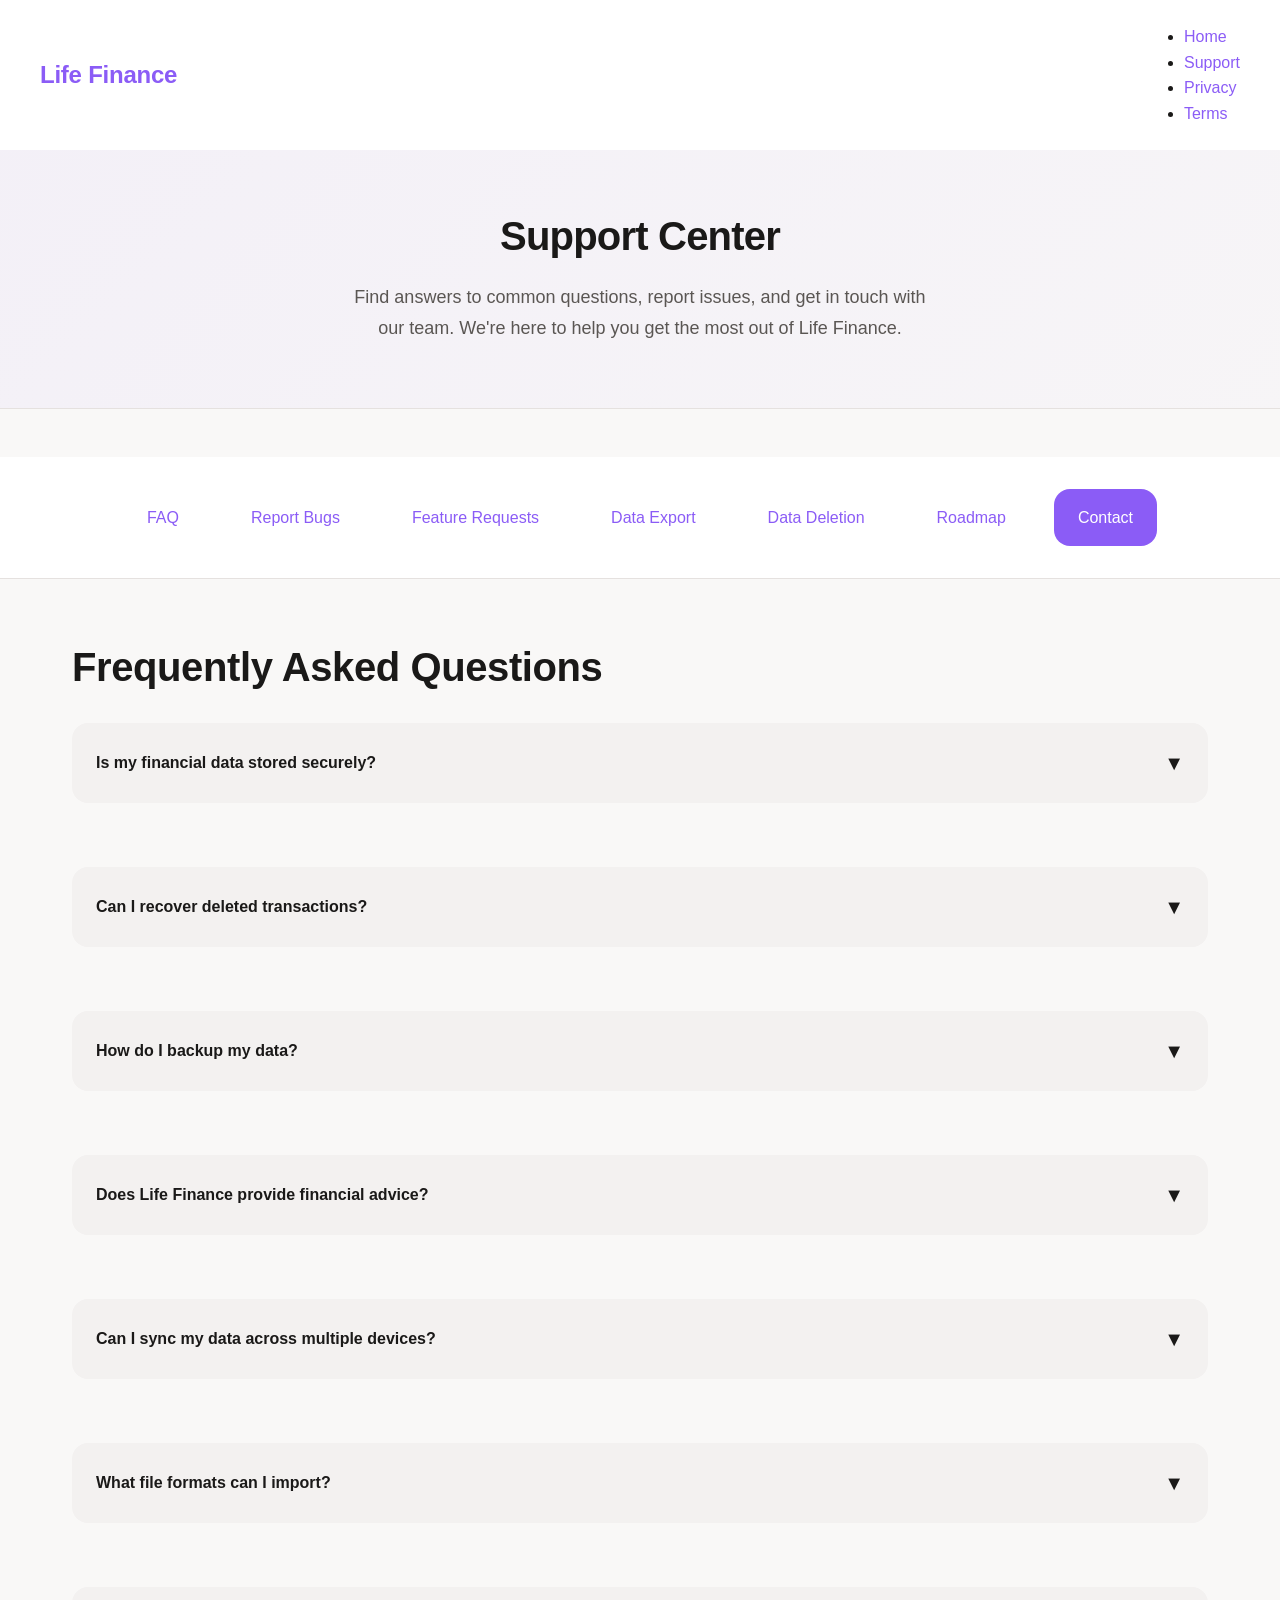
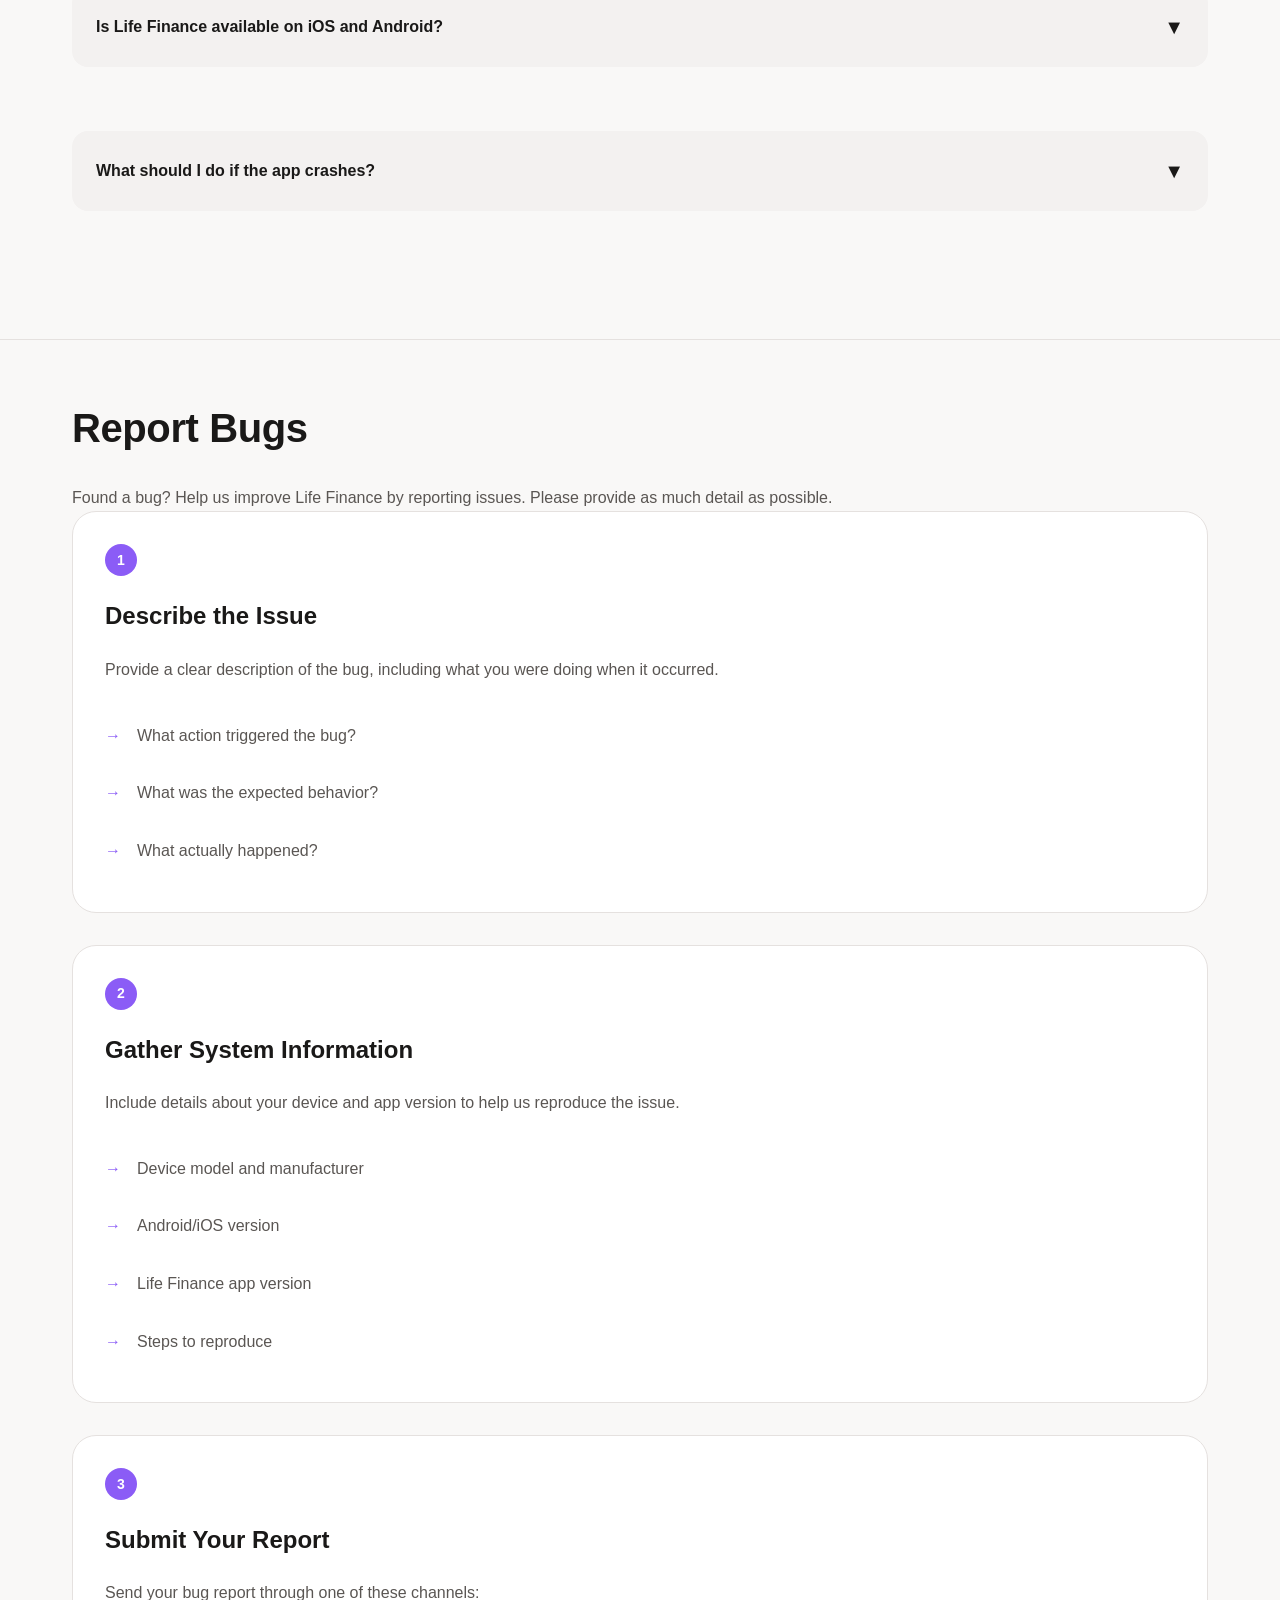
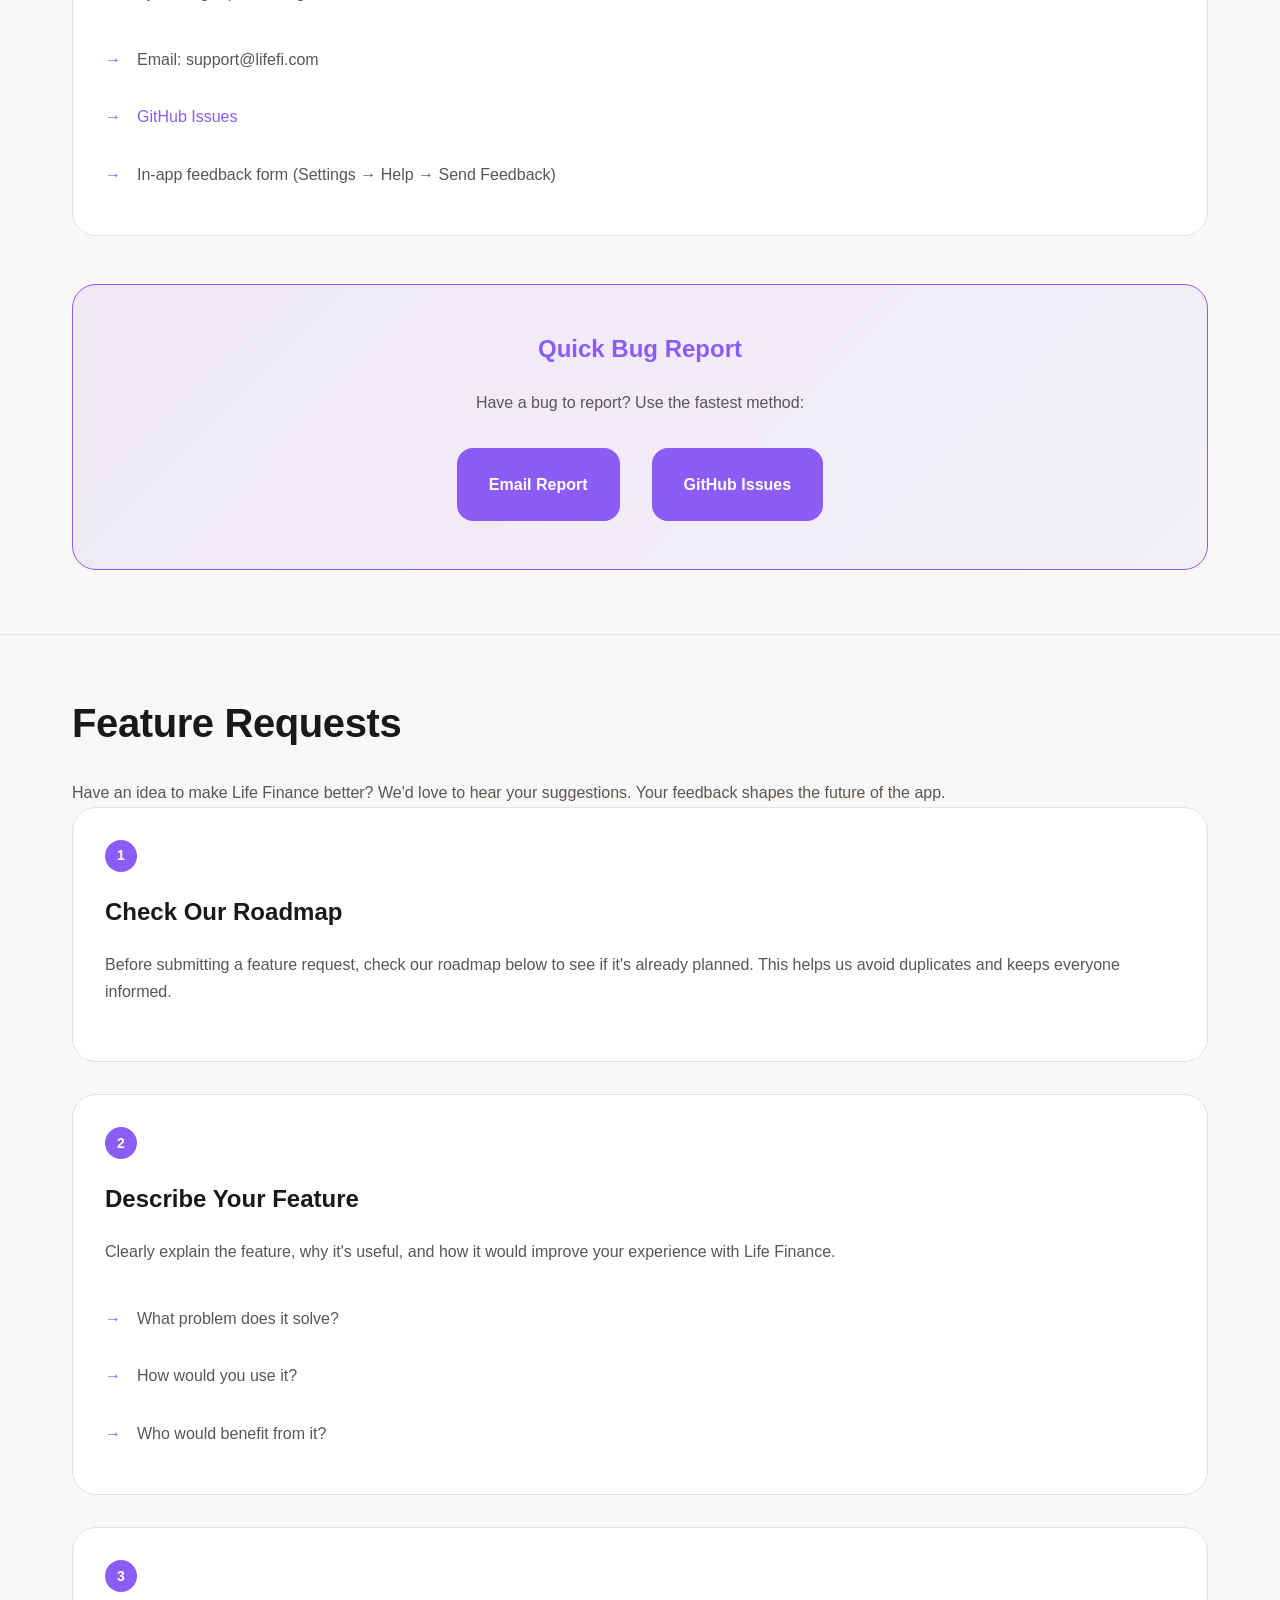
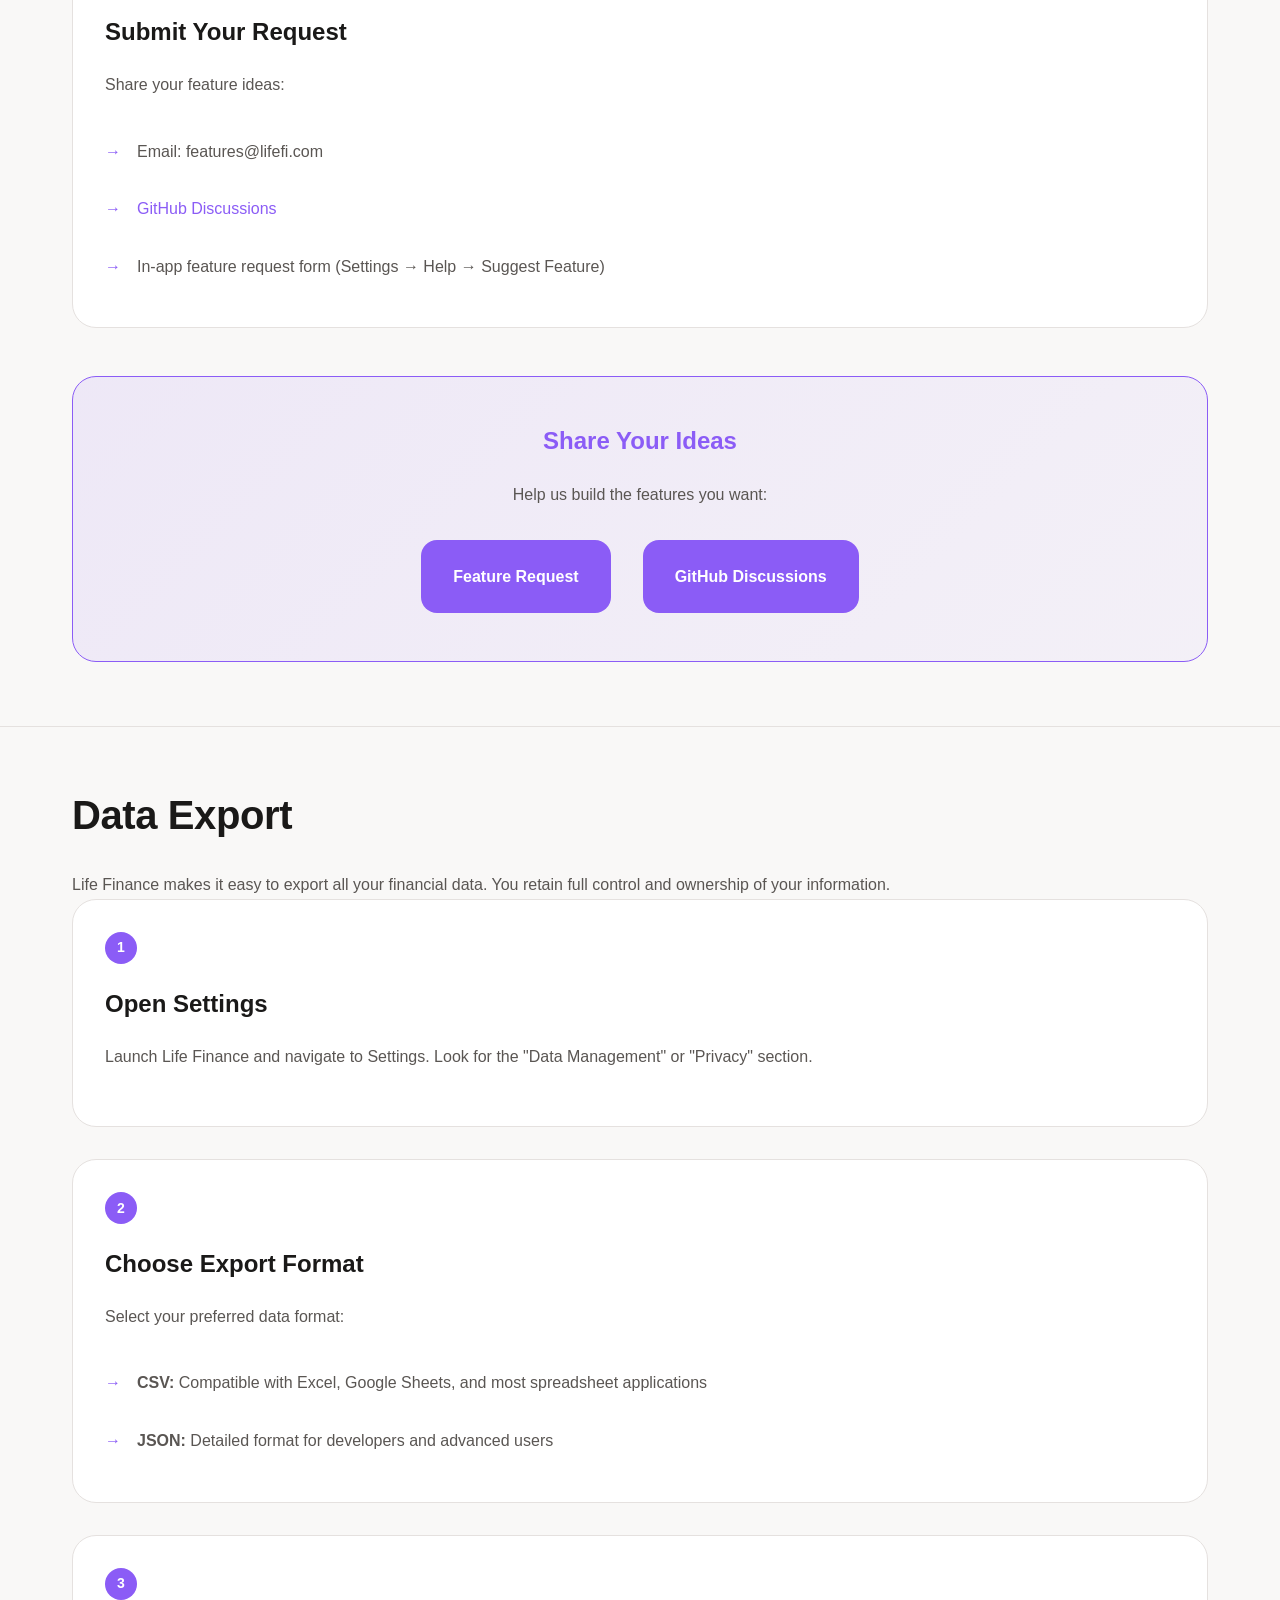
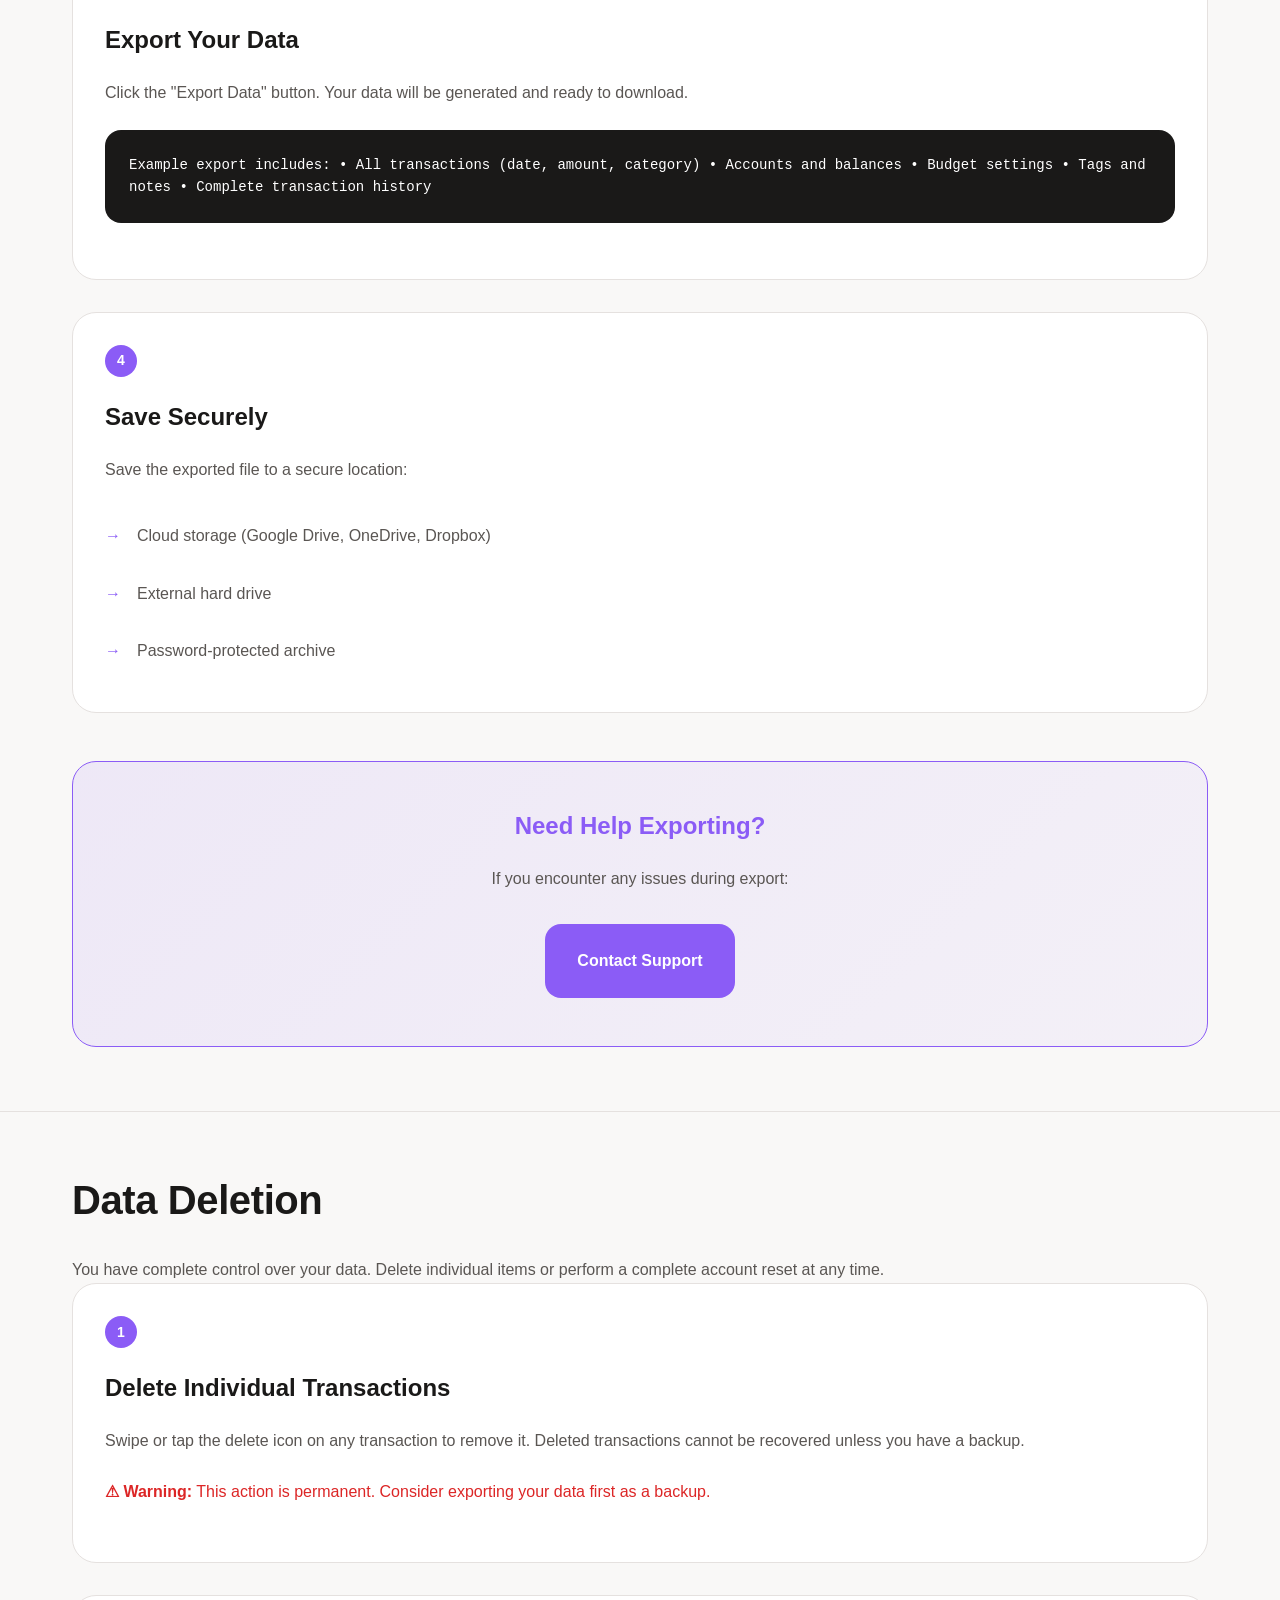
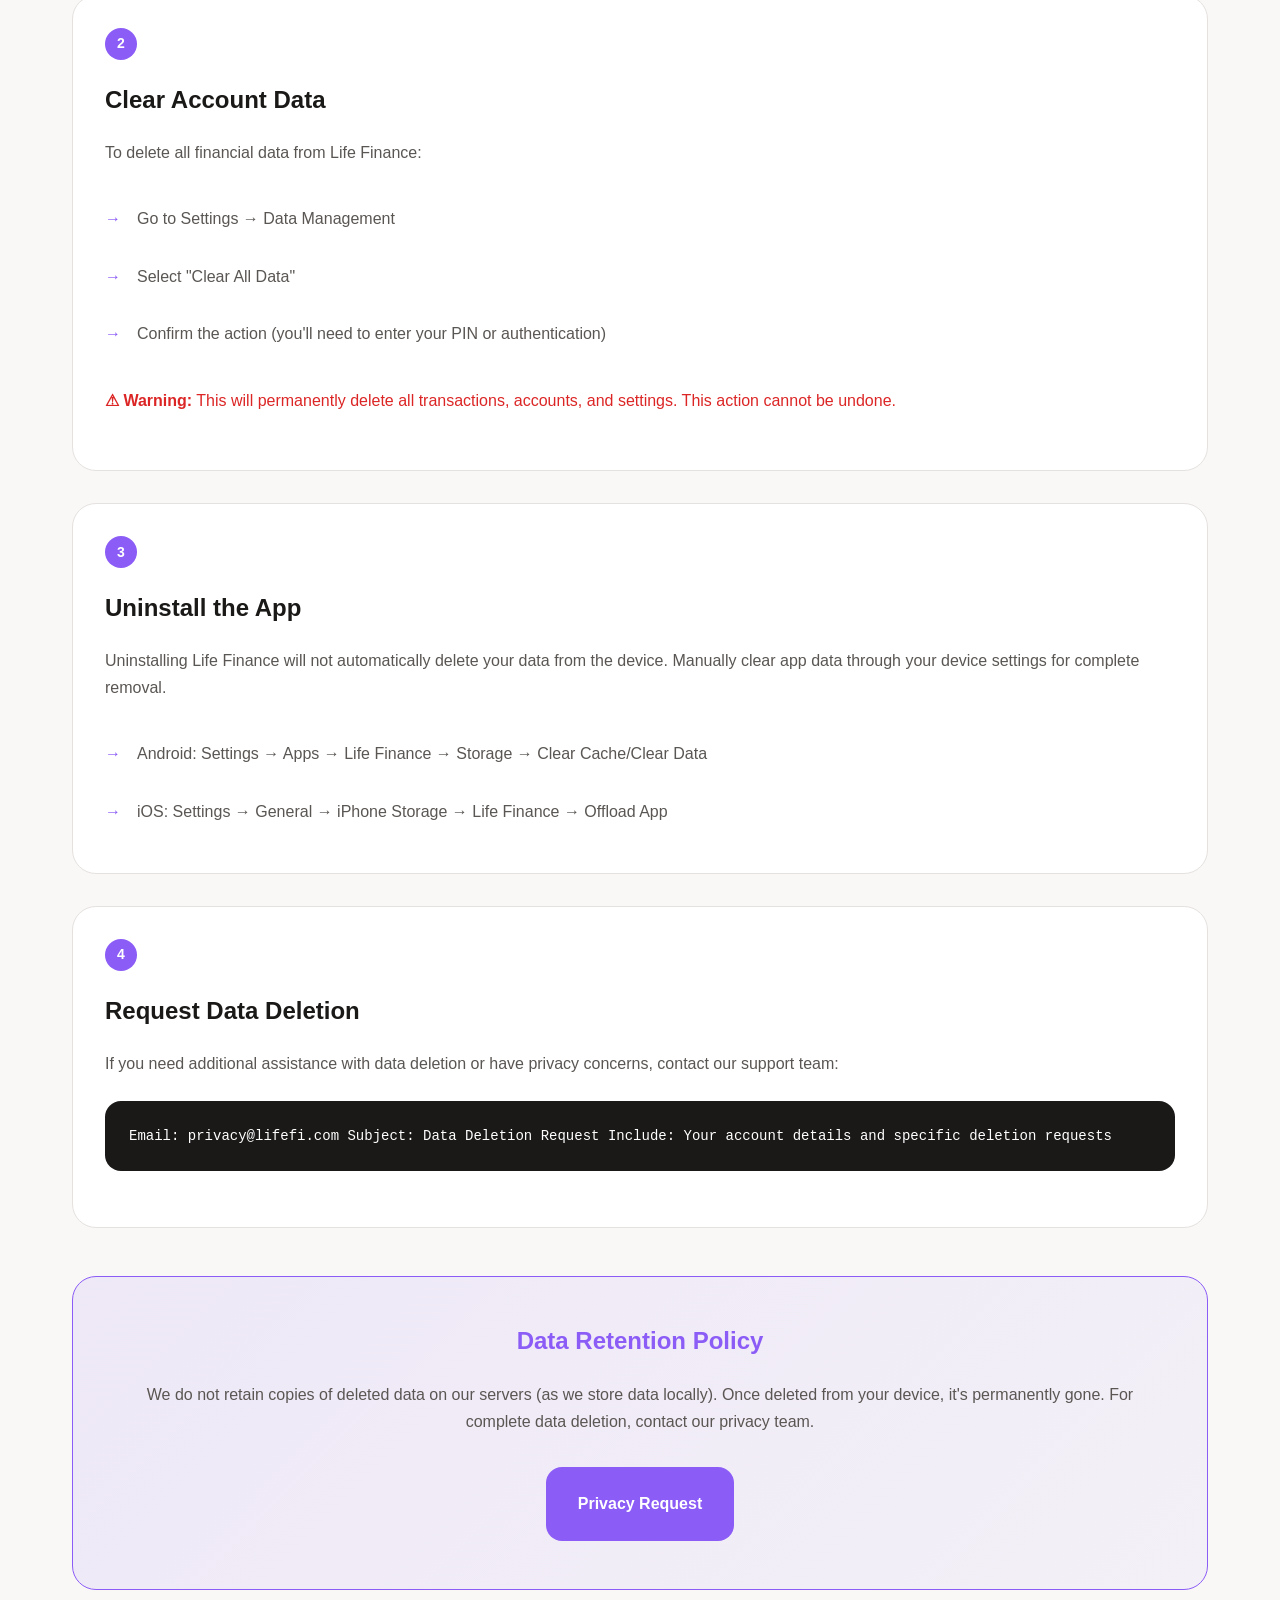
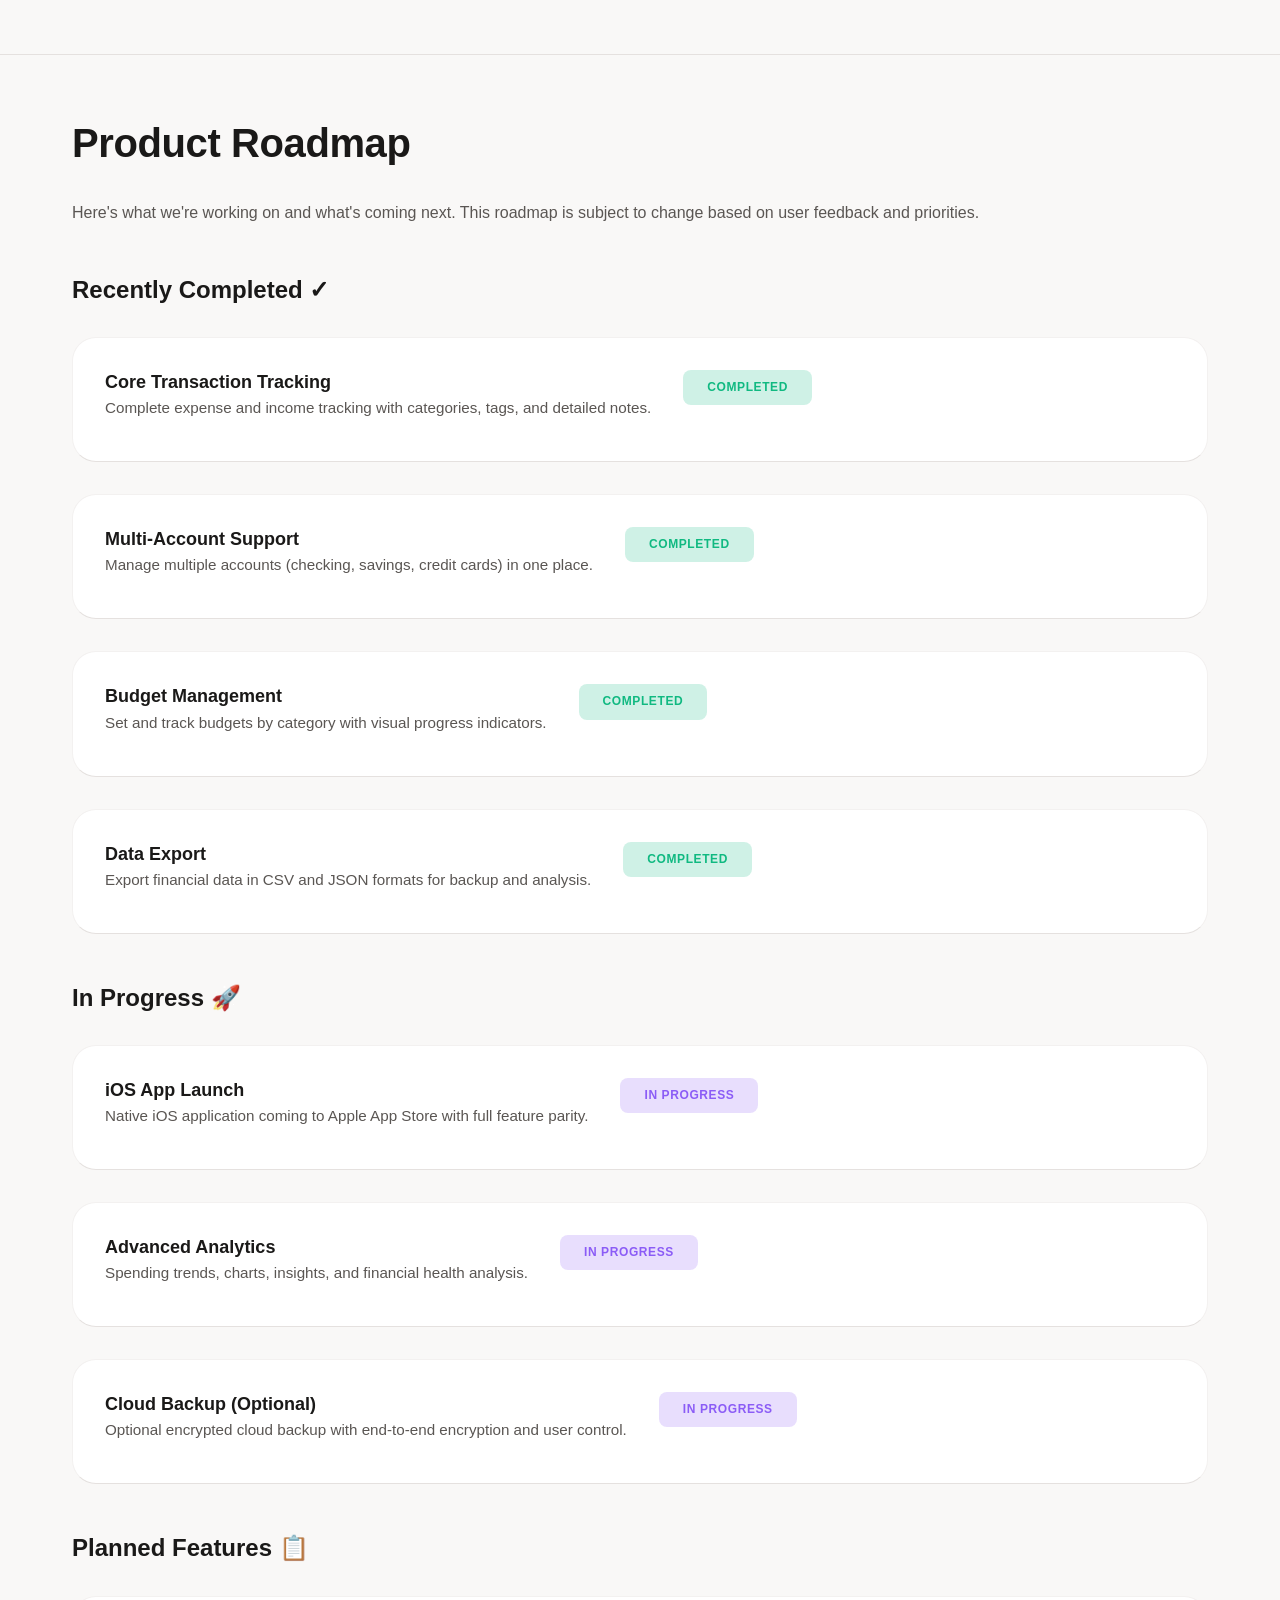
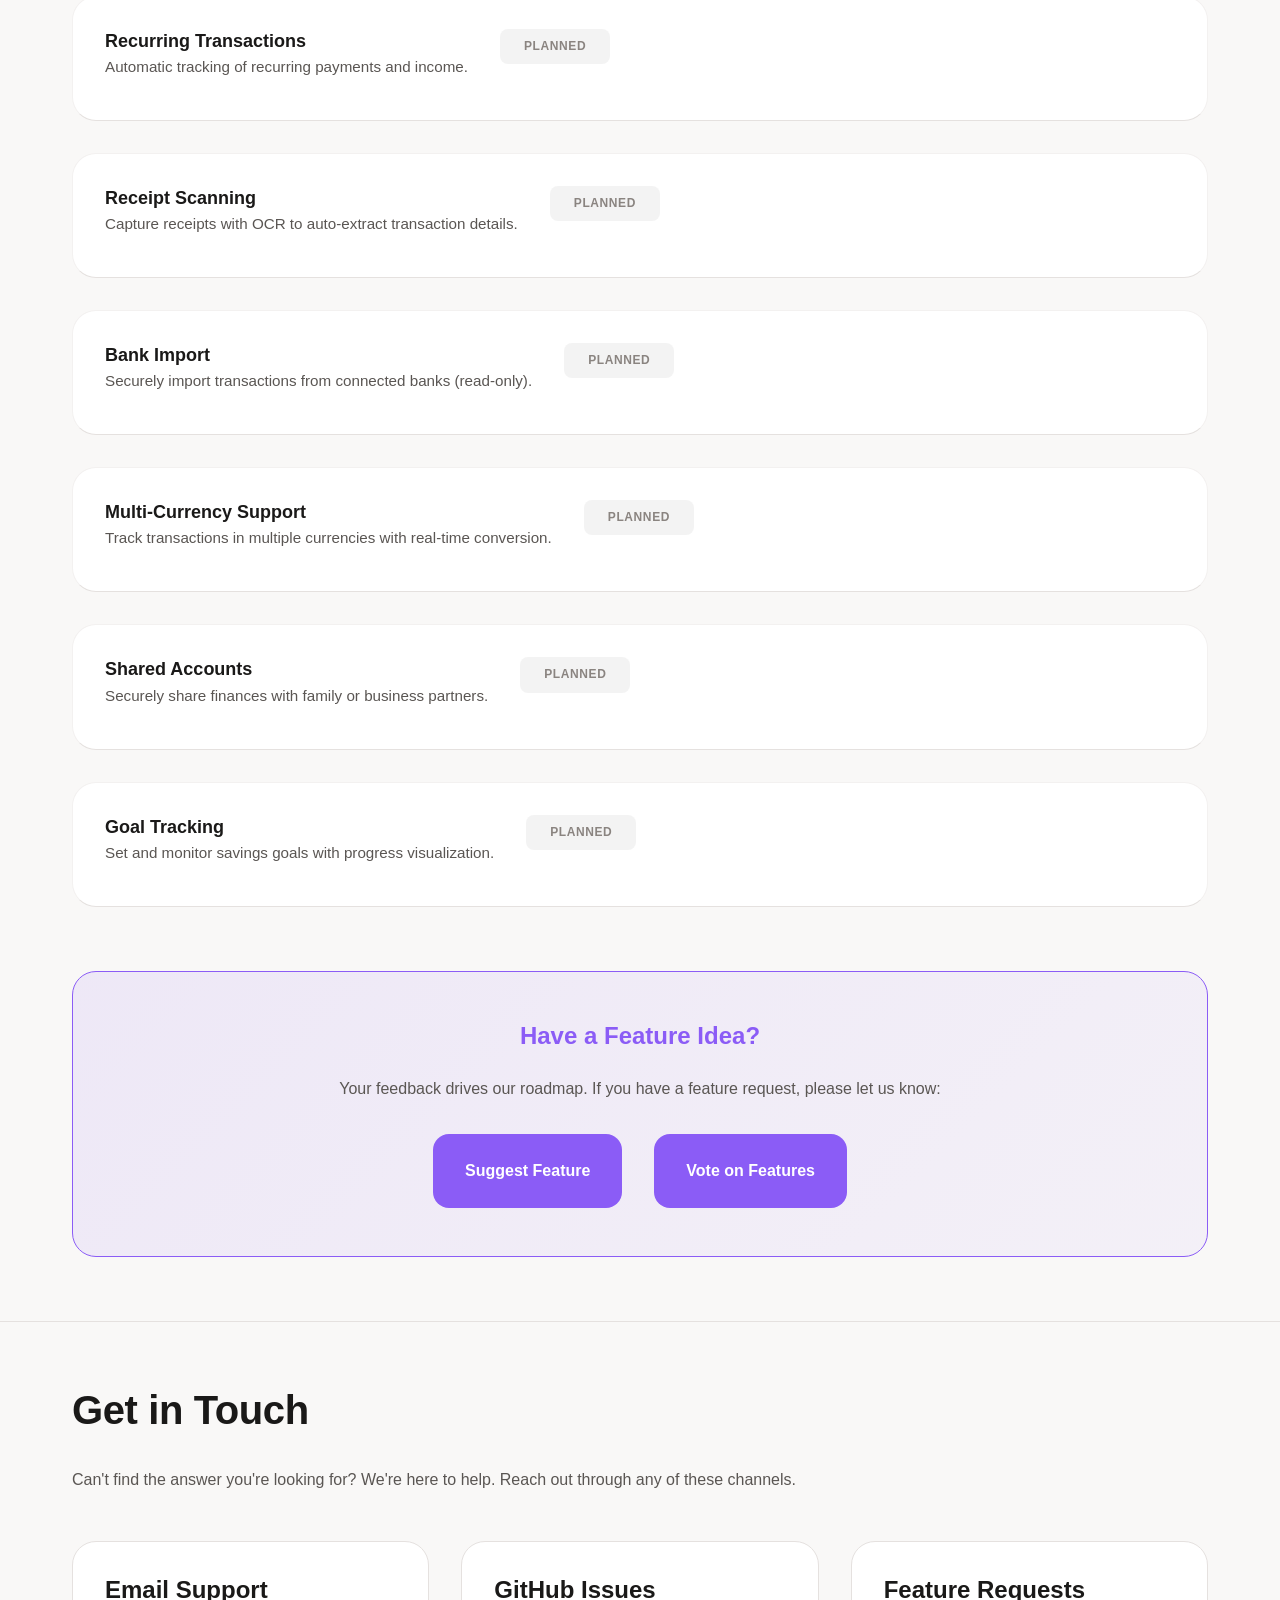
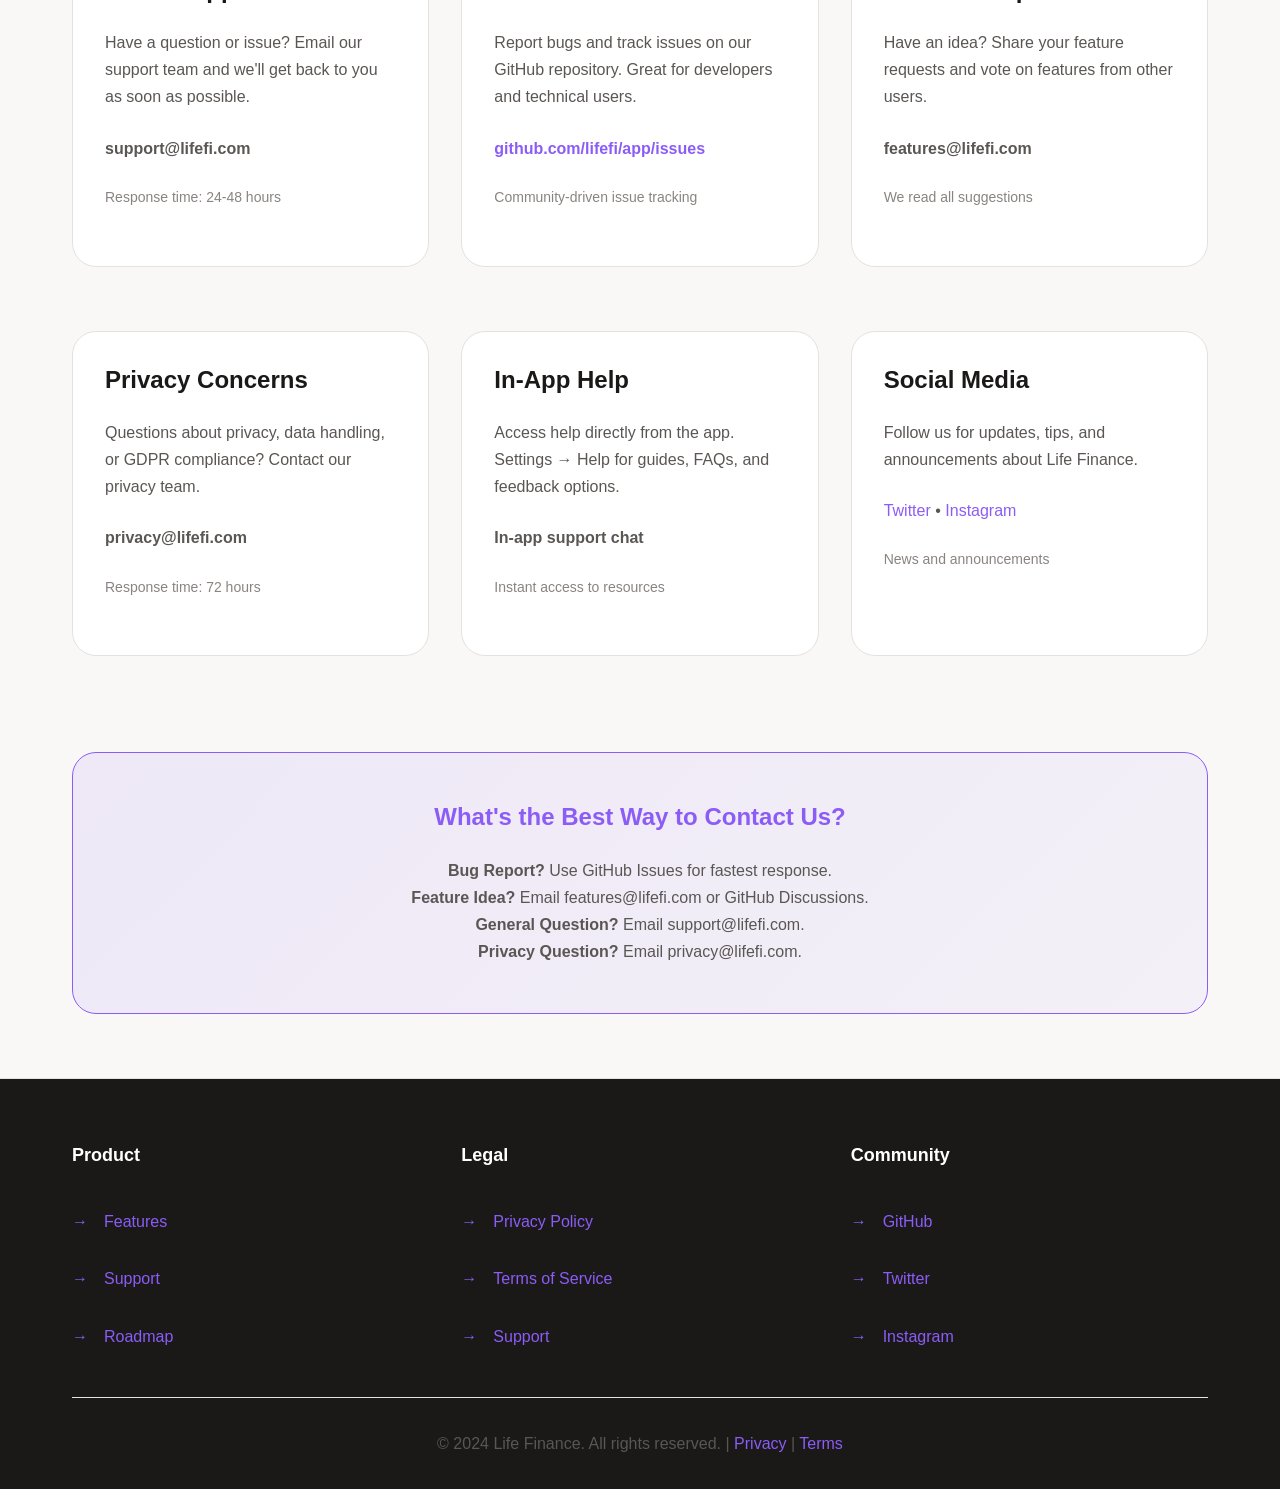
<file: support.html>
<!DOCTYPE html>
<html lang="en">
<head>
    <meta charset="UTF-8">
    <meta name="viewport" content="width=device-width, initial-scale=1.0">
    <title>Support - Life Finance</title>
    <link rel="icon" type="image/png" href="logo.png">
    <link rel="stylesheet" href="styles.css">
    <style>
        /* ============================================
           SUPPORT PAGE SPECIFIC STYLES
           ============================================ */
        .support-hero {
            background: linear-gradient(135deg, rgba(139, 92, 246, 0.05) 0%, rgba(139, 92, 246, 0.02) 100%);
            padding: var(--spacing-xxl) var(--spacing-lg);
            text-align: center;
            border-bottom: 1px solid var(--color-gray);
        }

        .support-hero h1 {
            font-size: 2.5rem;
            margin-bottom: var(--spacing-md);
        }

        .support-hero p {
            font-size: 1.125rem;
            max-width: 600px;
            margin: 0 auto;
        }

        .support-nav {
            display: flex;
            gap: var(--spacing-md);
            justify-content: center;
            flex-wrap: wrap;
            margin-top: var(--spacing-xl);
            padding: var(--spacing-lg) 0;
            border-bottom: 1px solid var(--color-gray);
            position: sticky;
            top: 60px;
            background: var(--color-white);
            z-index: 10;
        }

        .support-nav a {
            padding: var(--spacing-sm) var(--spacing-md);
            border-radius: var(--radius-md);
            font-weight: 500;
            transition: var(--transition);
        }

        .support-nav a:hover {
            background: var(--color-gray-light);
        }

        .support-nav a.active {
            background: var(--color-primary);
            color: white;
        }

        .section {
            padding: var(--spacing-xxl) var(--spacing-lg);
            border-bottom: 1px solid var(--color-gray);
            scroll-margin-top: 200px;
        }

        .section h2 {
            margin-bottom: var(--spacing-lg);
            color: var(--color-text);
        }

        .faq-item {
            margin-bottom: var(--spacing-xl);
        }

        .faq-question {
            background: var(--color-gray-light);
            padding: var(--spacing-md);
            border-radius: var(--radius-md);
            cursor: pointer;
            font-weight: 600;
            display: flex;
            justify-content: space-between;
            align-items: center;
            transition: var(--transition);
        }

        .faq-question:hover {
            background: var(--color-gray);
        }

        .faq-toggle {
            font-size: 1.25rem;
            transition: var(--transition);
        }

        .faq-question.active .faq-toggle {
            transform: rotate(180deg);
        }

        .faq-answer {
            max-height: 0;
            overflow: hidden;
            transition: max-height 0.3s ease-out;
            background: var(--color-bg);
            border-left: 3px solid var(--color-primary);
            margin-top: var(--spacing-sm);
        }

        .faq-answer.active {
            max-height: 500px;
            padding: var(--spacing-md);
        }

        .step-card {
            background: var(--color-white);
            border: 1px solid var(--color-gray);
            border-radius: var(--radius-lg);
            padding: var(--spacing-lg);
            margin-bottom: var(--spacing-lg);
            transition: var(--transition);
        }

        .step-card:hover {
            border-color: var(--color-primary);
            box-shadow: 0 4px 20px rgba(139, 92, 246, 0.1);
        }

        .step-number {
            display: inline-block;
            background: var(--color-primary);
            color: white;
            width: 32px;
            height: 32px;
            border-radius: 50%;
            display: flex;
            align-items: center;
            justify-content: center;
            font-weight: 700;
            margin-bottom: var(--spacing-md);
            font-size: 0.875rem;
        }

        .step-card h3 {
            margin-bottom: var(--spacing-md);
            color: var(--color-text);
        }

        .step-card p {
            margin-bottom: var(--spacing-md);
        }

        .code-block {
            background: var(--color-text);
            color: var(--color-white);
            padding: var(--spacing-md);
            border-radius: var(--radius-md);
            font-family: 'Monaco', 'Courier New', monospace;
            font-size: 0.875rem;
            overflow-x: auto;
            margin: var(--spacing-md) 0;
        }

        .contact-box {
            background: linear-gradient(135deg, rgba(139, 92, 246, 0.1) 0%, rgba(139, 92, 246, 0.05) 100%);
            border: 1px solid var(--color-primary);
            border-radius: var(--radius-lg);
            padding: var(--spacing-xl);
            text-align: center;
            margin-top: var(--spacing-xl);
        }

        .contact-box h3 {
            color: var(--color-primary);
            margin-bottom: var(--spacing-md);
        }

        .contact-links {
            display: flex;
            gap: var(--spacing-lg);
            justify-content: center;
            flex-wrap: wrap;
            margin-top: var(--spacing-lg);
        }

        .contact-link {
            padding: var(--spacing-md) var(--spacing-lg);
            background: var(--color-primary);
            color: white;
            border-radius: var(--radius-md);
            font-weight: 600;
            transition: var(--transition);
        }

        .contact-link:hover {
            background: var(--color-primary-light);
            transform: translateY(-2px);
        }

        .roadmap-item {
            display: flex;
            gap: var(--spacing-lg);
            margin-bottom: var(--spacing-lg);
            padding-bottom: var(--spacing-lg);
            border-bottom: 1px solid var(--color-gray);
        }

        .roadmap-item:last-child {
            border-bottom: none;
        }

        .roadmap-status {
            display: inline-block;
            padding: var(--spacing-xs) var(--spacing-md);
            border-radius: var(--radius-sm);
            font-size: 0.75rem;
            font-weight: 700;
            text-transform: uppercase;
            white-space: nowrap;
        }

        .status-completed {
            background: rgba(16, 185, 129, 0.2);
            color: var(--color-accent);
        }

        .status-in-progress {
            background: rgba(139, 92, 246, 0.2);
            color: var(--color-primary);
        }

        .status-planned {
            background: rgba(232, 232, 232, 0.5);
            color: var(--color-gray-dark);
        }

        .feature-list {
            list-style: none;
            margin-top: var(--spacing-md);
        }

        .feature-list li {
            padding: var(--spacing-sm) 0;
            padding-left: var(--spacing-lg);
            position: relative;
            color: var(--color-text-muted);
        }

        .feature-list li:before {
            content: "→";
            position: absolute;
            left: 0;
            color: var(--color-primary);
            font-weight: 700;
        }

        @media (max-width: 768px) {
            .support-hero h1 {
                font-size: 1.875rem;
            }

            .support-nav {
                gap: var(--spacing-sm);
            }

            .support-nav a {
                padding: var(--spacing-xs) var(--spacing-sm);
                font-size: 0.875rem;
            }

            .section {
                padding: var(--spacing-xl) var(--spacing-md);
            }

            .contact-links {
                flex-direction: column;
            }

            .contact-link {
                width: 100%;
            }
        }
    </style>
</head>
<body>
    <!-- Navigation -->
    <nav class="navbar">
        <div class="container navbar-content">
            <div class="logo">
                <a href="index.html">
                    <span class="logo-text">Life Finance</span>
                </a>
            </div>
            <ul class="nav-links">
                <li><a href="index.html">Home</a></li>
                <li><a href="support.html" class="active">Support</a></li>
                <li><a href="privacy.html">Privacy</a></li>
                <li><a href="terms.html">Terms</a></li>
            </ul>
        </div>
    </nav>

    <!-- Support Hero -->
    <section class="support-hero">
        <div class="container">
            <h1>Support Center</h1>
            <p>Find answers to common questions, report issues, and get in touch with our team. We&apos;re here to help you get the most out of Life Finance.</p>
        </div>
    </section>

    <!-- Navigation Menu -->
    <div class="support-nav">
        <a href="#faq" class="active">FAQ</a>
        <a href="#report-bugs">Report Bugs</a>
        <a href="#feature-requests">Feature Requests</a>
        <a href="#data-export">Data Export</a>
        <a href="#data-deletion">Data Deletion</a>
        <a href="#roadmap">Roadmap</a>
        <a href="#contact">Contact</a>
    </div>

    <!-- FAQ Section -->
    <section id="faq" class="section">
        <div class="container">
            <h2>Frequently Asked Questions</h2>

            <div class="faq-item">
                <div class="faq-question" onclick="toggleFAQ(this)">
                    <span>Is my financial data stored securely?</span>
                    <span class="faq-toggle">▼</span>
                </div>
                <div class="faq-answer">
                    <p>Yes. Life Finance uses local-first storage, meaning all your financial data stays on your device. We don&apos;t send sensitive information to external servers. Your data is encrypted and protected by your device&apos;s security features. We recommend keeping your device updated with the latest security patches.</p>
                </div>
            </div>

            <div class="faq-item">
                <div class="faq-question" onclick="toggleFAQ(this)">
                    <span>Can I recover deleted transactions?</span>
                    <span class="faq-toggle">▼</span>
                </div>
                <div class="faq-answer">
                    <p>Once deleted, transactions cannot be recovered unless you have a backup. We strongly recommend regularly exporting your data as a backup. Use the Data Export feature to create periodic backups that you can store safely. This protects you against accidental data loss.</p>
                </div>
            </div>

            <div class="faq-item">
                <div class="faq-question" onclick="toggleFAQ(this)">
                    <span>How do I backup my data?</span>
                    <span class="faq-toggle">▼</span>
                </div>
                <div class="faq-answer">
                    <p>Life Finance allows you to export all your financial data at any time. Go to Settings → Data Export and choose your preferred format (CSV or JSON). Keep these backups in a secure location, such as cloud storage or an external drive. Regular backups ensure you never lose important financial records.</p>
                </div>
            </div>

            <div class="faq-item">
                <div class="faq-question" onclick="toggleFAQ(this)">
                    <span>Does Life Finance provide financial advice?</span>
                    <span class="faq-toggle">▼</span>
                </div>
                <div class="faq-answer">
                    <p>No. Life Finance is a personal finance management tool designed to help you track and organize your finances. It does not provide financial, investment, or tax advice. Always consult with a qualified financial advisor or tax professional for investment decisions and tax planning.</p>
                </div>
            </div>

            <div class="faq-item">
                <div class="faq-question" onclick="toggleFAQ(this)">
                    <span>Can I sync my data across multiple devices?</span>
                    <span class="faq-toggle">▼</span>
                </div>
                <div class="faq-answer">
                    <p>Currently, Life Finance stores data locally on your device. For multi-device access, use the Data Export feature to backup your data and manually import it on another device. Cloud sync is on our roadmap as an optional feature with end-to-end encryption.</p>
                </div>
            </div>

            <div class="faq-item">
                <div class="faq-question" onclick="toggleFAQ(this)">
                    <span>What file formats can I import?</span>
                    <span class="faq-toggle">▼</span>
                </div>
                <div class="faq-answer">
                    <p>Life Finance currently supports importing and exporting data in CSV and JSON formats. These formats are compatible with most spreadsheet and data analysis tools, making it easy to work with your financial data in other applications.</p>
                </div>
            </div>

            <div class="faq-item">
                <div class="faq-question" onclick="toggleFAQ(this)">
                    <span>Is Life Finance available on iOS and Android?</span>
                    <span class="faq-toggle">▼</span>
                </div>
                <div class="faq-answer">
                    <p>Life Finance is currently available on Android. iOS support is being developed and will be released soon. You&apos;ll be able to download it from the Google Play Store and Apple App Store respectively. Stay tuned for the iOS launch.</p>
                </div>
            </div>

            <div class="faq-item">
                <div class="faq-question" onclick="toggleFAQ(this)">
                    <span>What should I do if the app crashes?</span>
                    <span class="faq-toggle">▼</span>
                </div>
                <div class="faq-answer">
                    <p>If Life Finance crashes, please report it using the bug reporting feature or contact us directly at support@lifefi.com with details about when and how the crash occurred. Your feedback helps us improve the app. Include your device model, OS version, and steps to reproduce the issue if possible.</p>
                </div>
            </div>
        </div>
    </section>

    <!-- Report Bugs Section -->
    <section id="report-bugs" class="section">
        <div class="container">
            <h2>Report Bugs</h2>
            <p>Found a bug? Help us improve Life Finance by reporting issues. Please provide as much detail as possible.</p>

            <div class="step-card">
                <div class="step-number">1</div>
                <h3>Describe the Issue</h3>
                <p>Provide a clear description of the bug, including what you were doing when it occurred.</p>
                <ul class="feature-list">
                    <li>What action triggered the bug?</li>
                    <li>What was the expected behavior?</li>
                    <li>What actually happened?</li>
                </ul>
            </div>

            <div class="step-card">
                <div class="step-number">2</div>
                <h3>Gather System Information</h3>
                <p>Include details about your device and app version to help us reproduce the issue.</p>
                <ul class="feature-list">
                    <li>Device model and manufacturer</li>
                    <li>Android/iOS version</li>
                    <li>Life Finance app version</li>
                    <li>Steps to reproduce</li>
                </ul>
            </div>

            <div class="step-card">
                <div class="step-number">3</div>
                <h3>Submit Your Report</h3>
                <p>Send your bug report through one of these channels:</p>
                <ul class="feature-list">
                    <li>Email: support@lifefi.com</li>
                    <li><a href="https://github.com/lifefi/app/issues" target="_blank" rel="noopener noreferrer">GitHub Issues</a></li>
                    <li>In-app feedback form (Settings → Help → Send Feedback)</li>
                </ul>
            </div>

            <div class="contact-box">
                <h3>Quick Bug Report</h3>
                <p>Have a bug to report? Use the fastest method:</p>
                <div class="contact-links">
                    <a href="mailto:support@lifefi.com" class="contact-link">Email Report</a>
                    <a href="https://github.com/lifefi/app/issues" target="_blank" rel="noopener noreferrer" class="contact-link">GitHub Issues</a>
                </div>
            </div>
        </div>
    </section>

    <!-- Feature Requests Section -->
    <section id="feature-requests" class="section">
        <div class="container">
            <h2>Feature Requests</h2>
            <p>Have an idea to make Life Finance better? We&apos;d love to hear your suggestions. Your feedback shapes the future of the app.</p>

            <div class="step-card">
                <div class="step-number">1</div>
                <h3>Check Our Roadmap</h3>
                <p>Before submitting a feature request, check our roadmap below to see if it&apos;s already planned. This helps us avoid duplicates and keeps everyone informed.</p>
            </div>

            <div class="step-card">
                <div class="step-number">2</div>
                <h3>Describe Your Feature</h3>
                <p>Clearly explain the feature, why it&apos;s useful, and how it would improve your experience with Life Finance.</p>
                <ul class="feature-list">
                    <li>What problem does it solve?</li>
                    <li>How would you use it?</li>
                    <li>Who would benefit from it?</li>
                </ul>
            </div>

            <div class="step-card">
                <div class="step-number">3</div>
                <h3>Submit Your Request</h3>
                <p>Share your feature ideas:</p>
                <ul class="feature-list">
                    <li>Email: features@lifefi.com</li>
                    <li><a href="https://github.com/lifefi/app/discussions" target="_blank" rel="noopener noreferrer">GitHub Discussions</a></li>
                    <li>In-app feature request form (Settings → Help → Suggest Feature)</li>
                </ul>
            </div>

            <div class="contact-box">
                <h3>Share Your Ideas</h3>
                <p>Help us build the features you want:</p>
                <div class="contact-links">
                    <a href="mailto:features@lifefi.com" class="contact-link">Feature Request</a>
                    <a href="https://github.com/lifefi/app/discussions" target="_blank" rel="noopener noreferrer" class="contact-link">GitHub Discussions</a>
                </div>
            </div>
        </div>
    </section>

    <!-- Data Export Section -->
    <section id="data-export" class="section">
        <div class="container">
            <h2>Data Export</h2>
            <p>Life Finance makes it easy to export all your financial data. You retain full control and ownership of your information.</p>

            <div class="step-card">
                <div class="step-number">1</div>
                <h3>Open Settings</h3>
                <p>Launch Life Finance and navigate to Settings. Look for the &quot;Data Management&quot; or &quot;Privacy&quot; section.</p>
            </div>

            <div class="step-card">
                <div class="step-number">2</div>
                <h3>Choose Export Format</h3>
                <p>Select your preferred data format:</p>
                <ul class="feature-list">
                    <li><strong>CSV:</strong> Compatible with Excel, Google Sheets, and most spreadsheet applications</li>
                    <li><strong>JSON:</strong> Detailed format for developers and advanced users</li>
                </ul>
            </div>

            <div class="step-card">
                <div class="step-number">3</div>
                <h3>Export Your Data</h3>
                <p>Click the &quot;Export Data&quot; button. Your data will be generated and ready to download.</p>
                <div class="code-block">Example export includes:
• All transactions (date, amount, category)
• Accounts and balances
• Budget settings
• Tags and notes
• Complete transaction history</div>
            </div>

            <div class="step-card">
                <div class="step-number">4</div>
                <h3>Save Securely</h3>
                <p>Save the exported file to a secure location:</p>
                <ul class="feature-list">
                    <li>Cloud storage (Google Drive, OneDrive, Dropbox)</li>
                    <li>External hard drive</li>
                    <li>Password-protected archive</li>
                </ul>
            </div>

            <div class="contact-box">
                <h3>Need Help Exporting?</h3>
                <p>If you encounter any issues during export:</p>
                <div class="contact-links">
                    <a href="mailto:support@lifefi.com" class="contact-link">Contact Support</a>
                </div>
            </div>
        </div>
    </section>

    <!-- Data Deletion Section -->
    <section id="data-deletion" class="section">
        <div class="container">
            <h2>Data Deletion</h2>
            <p>You have complete control over your data. Delete individual items or perform a complete account reset at any time.</p>

            <div class="step-card">
                <div class="step-number">1</div>
                <h3>Delete Individual Transactions</h3>
                <p>Swipe or tap the delete icon on any transaction to remove it. Deleted transactions cannot be recovered unless you have a backup.</p>
                <p style="color: #dc2626; margin-top: var(--spacing-md);"><strong>⚠ Warning:</strong> This action is permanent. Consider exporting your data first as a backup.</p>
            </div>

            <div class="step-card">
                <div class="step-number">2</div>
                <h3>Clear Account Data</h3>
                <p>To delete all financial data from Life Finance:</p>
                <ul class="feature-list">
                    <li>Go to Settings → Data Management</li>
                    <li>Select &quot;Clear All Data&quot;</li>
                    <li>Confirm the action (you&apos;ll need to enter your PIN or authentication)</li>
                </ul>
                <p style="color: #dc2626; margin-top: var(--spacing-md);"><strong>⚠ Warning:</strong> This will permanently delete all transactions, accounts, and settings. This action cannot be undone.</p>
            </div>

            <div class="step-card">
                <div class="step-number">3</div>
                <h3>Uninstall the App</h3>
                <p>Uninstalling Life Finance will not automatically delete your data from the device. Manually clear app data through your device settings for complete removal.</p>
                <ul class="feature-list">
                    <li>Android: Settings → Apps → Life Finance → Storage → Clear Cache/Clear Data</li>
                    <li>iOS: Settings → General → iPhone Storage → Life Finance → Offload App</li>
                </ul>
            </div>

            <div class="step-card">
                <div class="step-number">4</div>
                <h3>Request Data Deletion</h3>
                <p>If you need additional assistance with data deletion or have privacy concerns, contact our support team:</p>
                <div class="code-block">Email: privacy@lifefi.com
Subject: Data Deletion Request
Include: Your account details and specific deletion requests</div>
            </div>

            <div class="contact-box">
                <h3>Data Retention Policy</h3>
                <p>We do not retain copies of deleted data on our servers (as we store data locally). Once deleted from your device, it&apos;s permanently gone. For complete data deletion, contact our privacy team.</p>
                <div class="contact-links">
                    <a href="mailto:privacy@lifefi.com" class="contact-link">Privacy Request</a>
                </div>
            </div>
        </div>
    </section>

    <!-- Roadmap Section -->
    <section id="roadmap" class="section">
        <div class="container">
            <h2>Product Roadmap</h2>
            <p>Here&apos;s what we&apos;re working on and what&apos;s coming next. This roadmap is subject to change based on user feedback and priorities.</p>

            <h3 style="margin-top: var(--spacing-xl); margin-bottom: var(--spacing-lg);">Recently Completed ✓</h3>
            <div class="roadmap-item">
                <div>
                    <h4>Core Transaction Tracking</h4>
                    <p>Complete expense and income tracking with categories, tags, and detailed notes.</p>
                </div>
                <span class="roadmap-status status-completed">Completed</span>
            </div>
            <div class="roadmap-item">
                <div>
                    <h4>Multi-Account Support</h4>
                    <p>Manage multiple accounts (checking, savings, credit cards) in one place.</p>
                </div>
                <span class="roadmap-status status-completed">Completed</span>
            </div>
            <div class="roadmap-item">
                <div>
                    <h4>Budget Management</h4>
                    <p>Set and track budgets by category with visual progress indicators.</p>
                </div>
                <span class="roadmap-status status-completed">Completed</span>
            </div>
            <div class="roadmap-item">
                <div>
                    <h4>Data Export</h4>
                    <p>Export financial data in CSV and JSON formats for backup and analysis.</p>
                </div>
                <span class="roadmap-status status-completed">Completed</span>
            </div>

            <h3 style="margin-top: var(--spacing-xl); margin-bottom: var(--spacing-lg);">In Progress 🚀</h3>
            <div class="roadmap-item">
                <div>
                    <h4>iOS App Launch</h4>
                    <p>Native iOS application coming to Apple App Store with full feature parity.</p>
                </div>
                <span class="roadmap-status status-in-progress">In Progress</span>
            </div>
            <div class="roadmap-item">
                <div>
                    <h4>Advanced Analytics</h4>
                    <p>Spending trends, charts, insights, and financial health analysis.</p>
                </div>
                <span class="roadmap-status status-in-progress">In Progress</span>
            </div>
            <div class="roadmap-item">
                <div>
                    <h4>Cloud Backup (Optional)</h4>
                    <p>Optional encrypted cloud backup with end-to-end encryption and user control.</p>
                </div>
                <span class="roadmap-status status-in-progress">In Progress</span>
            </div>

            <h3 style="margin-top: var(--spacing-xl); margin-bottom: var(--spacing-lg);">Planned Features 📋</h3>
            <div class="roadmap-item">
                <div>
                    <h4>Recurring Transactions</h4>
                    <p>Automatic tracking of recurring payments and income.</p>
                </div>
                <span class="roadmap-status status-planned">Planned</span>
            </div>
            <div class="roadmap-item">
                <div>
                    <h4>Receipt Scanning</h4>
                    <p>Capture receipts with OCR to auto-extract transaction details.</p>
                </div>
                <span class="roadmap-status status-planned">Planned</span>
            </div>
            <div class="roadmap-item">
                <div>
                    <h4>Bank Import</h4>
                    <p>Securely import transactions from connected banks (read-only).</p>
                </div>
                <span class="roadmap-status status-planned">Planned</span>
            </div>
            <div class="roadmap-item">
                <div>
                    <h4>Multi-Currency Support</h4>
                    <p>Track transactions in multiple currencies with real-time conversion.</p>
                </div>
                <span class="roadmap-status status-planned">Planned</span>
            </div>
            <div class="roadmap-item">
                <div>
                    <h4>Shared Accounts</h4>
                    <p>Securely share finances with family or business partners.</p>
                </div>
                <span class="roadmap-status status-planned">Planned</span>
            </div>
            <div class="roadmap-item">
                <div>
                    <h4>Goal Tracking</h4>
                    <p>Set and monitor savings goals with progress visualization.</p>
                </div>
                <span class="roadmap-status status-planned">Planned</span>
            </div>

            <div class="contact-box" style="margin-top: var(--spacing-xxl);">
                <h3>Have a Feature Idea?</h3>
                <p>Your feedback drives our roadmap. If you have a feature request, please let us know:</p>
                <div class="contact-links">
                    <a href="mailto:features@lifefi.com" class="contact-link">Suggest Feature</a>
                    <a href="https://github.com/lifefi/app/discussions" target="_blank" rel="noopener noreferrer" class="contact-link">Vote on Features</a>
                </div>
            </div>
        </div>
    </section>

    <!-- Contact Section -->
    <section id="contact" class="section">
        <div class="container">
            <h2>Get in Touch</h2>
            <p>Can&apos;t find the answer you&apos;re looking for? We&apos;re here to help. Reach out through any of these channels.</p>

            <div style="display: grid; grid-template-columns: repeat(auto-fit, minmax(300px, 1fr)); gap: var(--spacing-lg); margin-top: var(--spacing-xl);">
                <div class="step-card">
                    <h3>Email Support</h3>
                    <p>Have a question or issue? Email our support team and we&apos;ll get back to you as soon as possible.</p>
                    <p><strong>support@lifefi.com</strong></p>
                    <p style="font-size: 0.875rem; color: var(--color-gray-dark);">Response time: 24-48 hours</p>
                </div>

                <div class="step-card">
                    <h3>GitHub Issues</h3>
                    <p>Report bugs and track issues on our GitHub repository. Great for developers and technical users.</p>
                    <p><a href="https://github.com/lifefi/app/issues" target="_blank" rel="noopener noreferrer" style="color: var(--color-primary); font-weight: 600;">github.com/lifefi/app/issues</a></p>
                    <p style="font-size: 0.875rem; color: var(--color-gray-dark);">Community-driven issue tracking</p>
                </div>

                <div class="step-card">
                    <h3>Feature Requests</h3>
                    <p>Have an idea? Share your feature requests and vote on features from other users.</p>
                    <p><strong>features@lifefi.com</strong></p>
                    <p style="font-size: 0.875rem; color: var(--color-gray-dark);">We read all suggestions</p>
                </div>

                <div class="step-card">
                    <h3>Privacy Concerns</h3>
                    <p>Questions about privacy, data handling, or GDPR compliance? Contact our privacy team.</p>
                    <p><strong>privacy@lifefi.com</strong></p>
                    <p style="font-size: 0.875rem; color: var(--color-gray-dark);">Response time: 72 hours</p>
                </div>

                <div class="step-card">
                    <h3>In-App Help</h3>
                    <p>Access help directly from the app. Settings → Help for guides, FAQs, and feedback options.</p>
                    <p><strong>In-app support chat</strong></p>
                    <p style="font-size: 0.875rem; color: var(--color-gray-dark);">Instant access to resources</p>
                </div>

                <div class="step-card">
                    <h3>Social Media</h3>
                    <p>Follow us for updates, tips, and announcements about Life Finance.</p>
                    <p>
                        <a href="https://twitter.com/lifefi" target="_blank" rel="noopener noreferrer">Twitter</a> • 
                        <a href="https://instagram.com/lifefi" target="_blank" rel="noopener noreferrer">Instagram</a>
                    </p>
                    <p style="font-size: 0.875rem; color: var(--color-gray-dark);">News and announcements</p>
                </div>
            </div>

            <div class="contact-box" style="margin-top: var(--spacing-xxl);">
                <h3>What&apos;s the Best Way to Contact Us?</h3>
                <p>
                    <strong>Bug Report?</strong> Use GitHub Issues for fastest response.<br>
                    <strong>Feature Idea?</strong> Email features@lifefi.com or GitHub Discussions.<br>
                    <strong>General Question?</strong> Email support@lifefi.com.<br>
                    <strong>Privacy Question?</strong> Email privacy@lifefi.com.
                </p>
            </div>
        </div>
    </section>

    <!-- Footer -->
    <footer class="footer">
        <div class="container">
            <div style="display: grid; grid-template-columns: repeat(auto-fit, minmax(200px, 1fr)); gap: var(--spacing-lg); margin-bottom: var(--spacing-lg);">
                <div>
                    <h4 style="margin-bottom: var(--spacing-md);">Product</h4>
                    <ul class="feature-list">
                        <li><a href="index.html">Features</a></li>
                        <li><a href="support.html">Support</a></li>
                        <li><a href="#roadmap">Roadmap</a></li>
                    </ul>
                </div>
                <div>
                    <h4 style="margin-bottom: var(--spacing-md);">Legal</h4>
                    <ul class="feature-list">
                        <li><a href="privacy.html">Privacy Policy</a></li>
                        <li><a href="terms.html">Terms of Service</a></li>
                        <li><a href="support.html">Support</a></li>
                    </ul>
                </div>
                <div>
                    <h4 style="margin-bottom: var(--spacing-md);">Community</h4>
                    <ul class="feature-list">
                        <li><a href="https://github.com/lifefi" target="_blank" rel="noopener noreferrer">GitHub</a></li>
                        <li><a href="https://twitter.com/lifefi" target="_blank" rel="noopener noreferrer">Twitter</a></li>
                        <li><a href="https://instagram.com/lifefi" target="_blank" rel="noopener noreferrer">Instagram</a></li>
                    </ul>
                </div>
            </div>
            <div style="border-top: 1px solid var(--color-gray); padding-top: var(--spacing-lg); text-align: center; color: var(--color-text-muted);">
                <p>&copy; 2024 Life Finance. All rights reserved. | <a href="privacy.html">Privacy</a> | <a href="terms.html">Terms</a></p>
            </div>
        </div>
    </footer>

    <script>
        /* ============================================
           SUPPORT PAGE FUNCTIONALITY
           ============================================ */

        // Toggle FAQ answers
        function toggleFAQ(element) {
            const question = element;
            const answer = question.nextElementSibling;
            const isActive = question.classList.contains('active');

            // Close all other FAQs
            document.querySelectorAll('.faq-question').forEach(q => {
                if (q !== question && q.classList.contains('active')) {
                    q.classList.remove('active');
                    q.nextElementSibling.classList.remove('active');
                }
            });

            // Toggle current FAQ
            question.classList.toggle('active');
            answer.classList.toggle('active');
        }

        // Update active navigation link on scroll
        function updateActiveNavLink() {
            const sections = document.querySelectorAll('section[id]');
            const navLinks = document.querySelectorAll('.support-nav a');

            sections.forEach(section => {
                const top = section.offsetTop;
                const height = section.offsetHeight;
                const id = section.getAttribute('id');

                if (window.scrollY >= top - 250 && window.scrollY < top + height - 250) {
                    navLinks.forEach(link => link.classList.remove('active'));
                    document.querySelector(`.support-nav a[href="#${id}"]`)?.classList.add('active');
                }
            });
        }

        // Smooth scroll for navigation links
        document.querySelectorAll('.support-nav a').forEach(link => {
            link.addEventListener('click', (e) => {
                const href = link.getAttribute('href');
                if (href.startsWith('#')) {
                    e.preventDefault();
                    const target = document.querySelector(href);
                    if (target) {
                        target.scrollIntoView({ behavior: 'smooth' });
                    }
                }
            });
        });

        // Update active link on scroll
        window.addEventListener('scroll', updateActiveNavLink);
        updateActiveNavLink(); // Initial check

        // Active navbar on scroll
        const navbar = document.querySelector('.navbar');
        window.addEventListener('scroll', () => {
            if (window.scrollY > 10) {
                navbar.style.boxShadow = '0 2px 8px rgba(0, 0, 0, 0.1)';
            } else {
                navbar.style.boxShadow = 'none';
            }
        });
    </script>
</body>
</html>
</file>
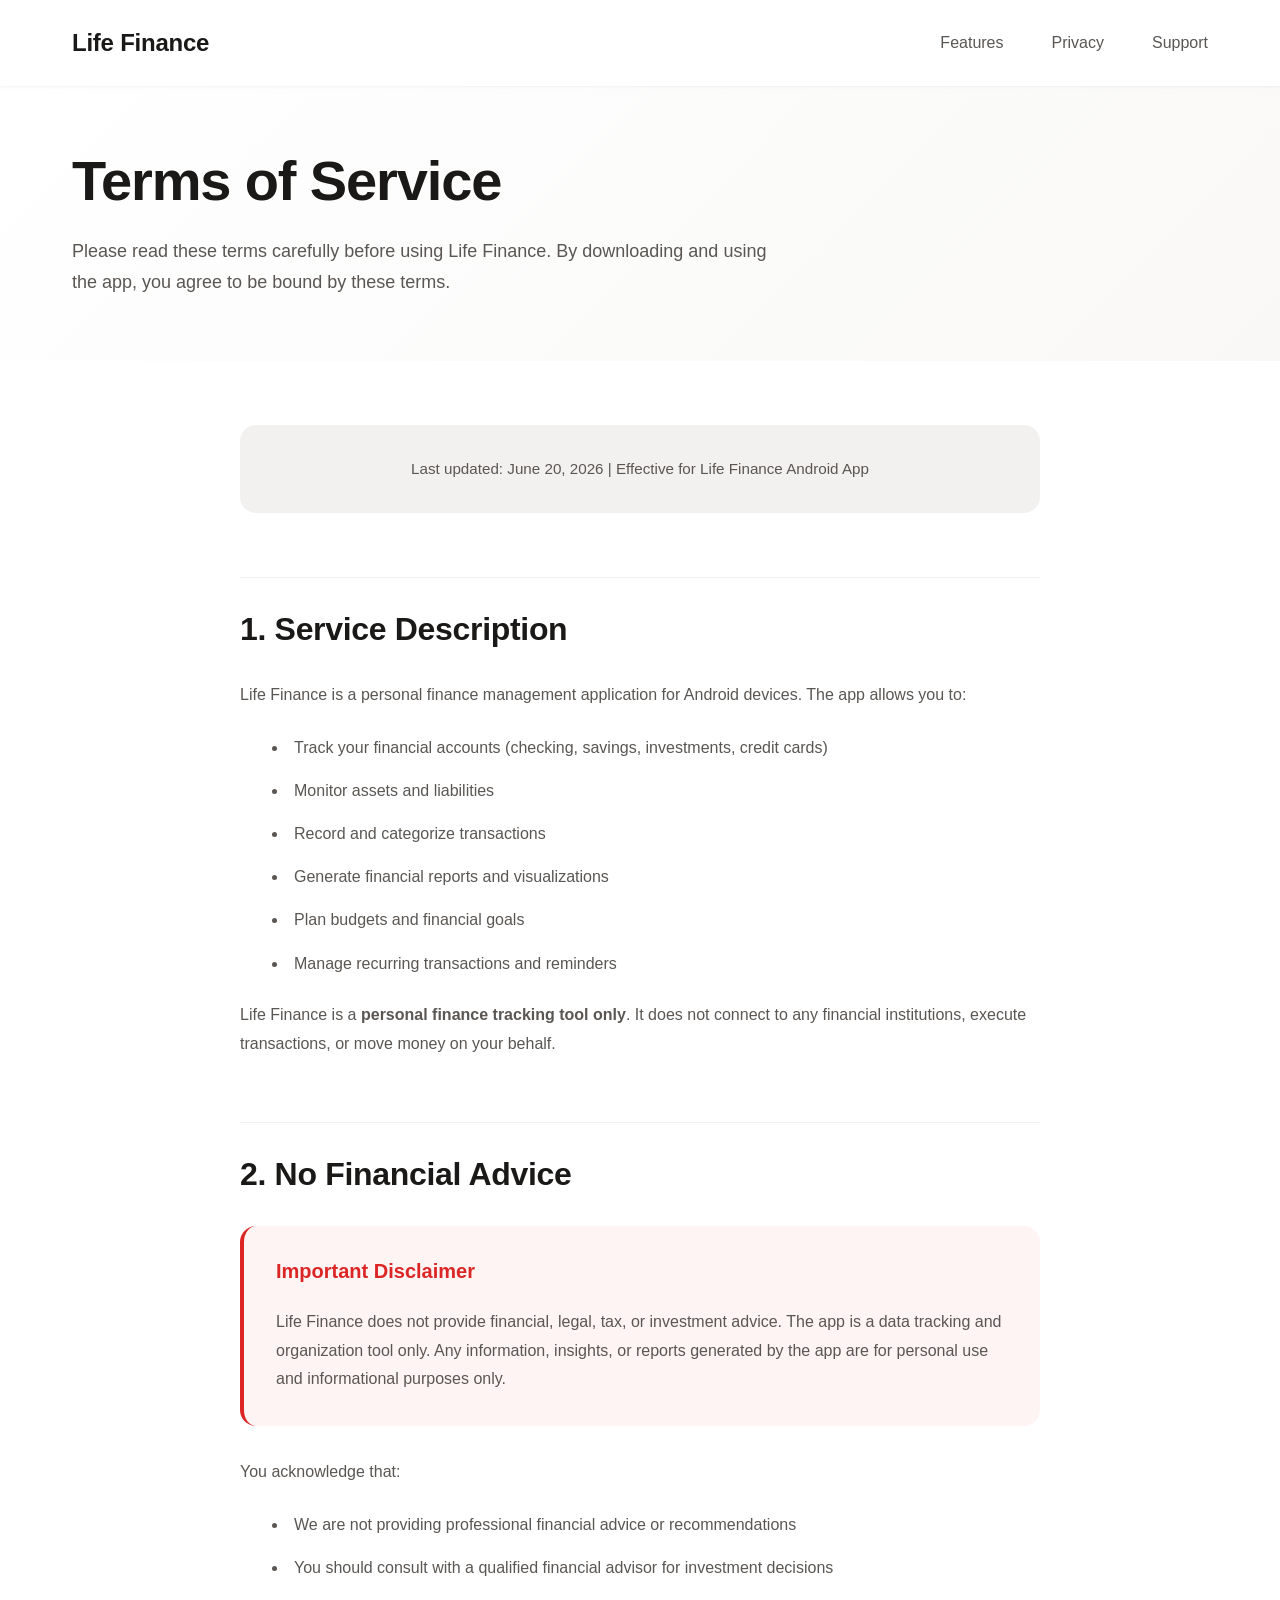
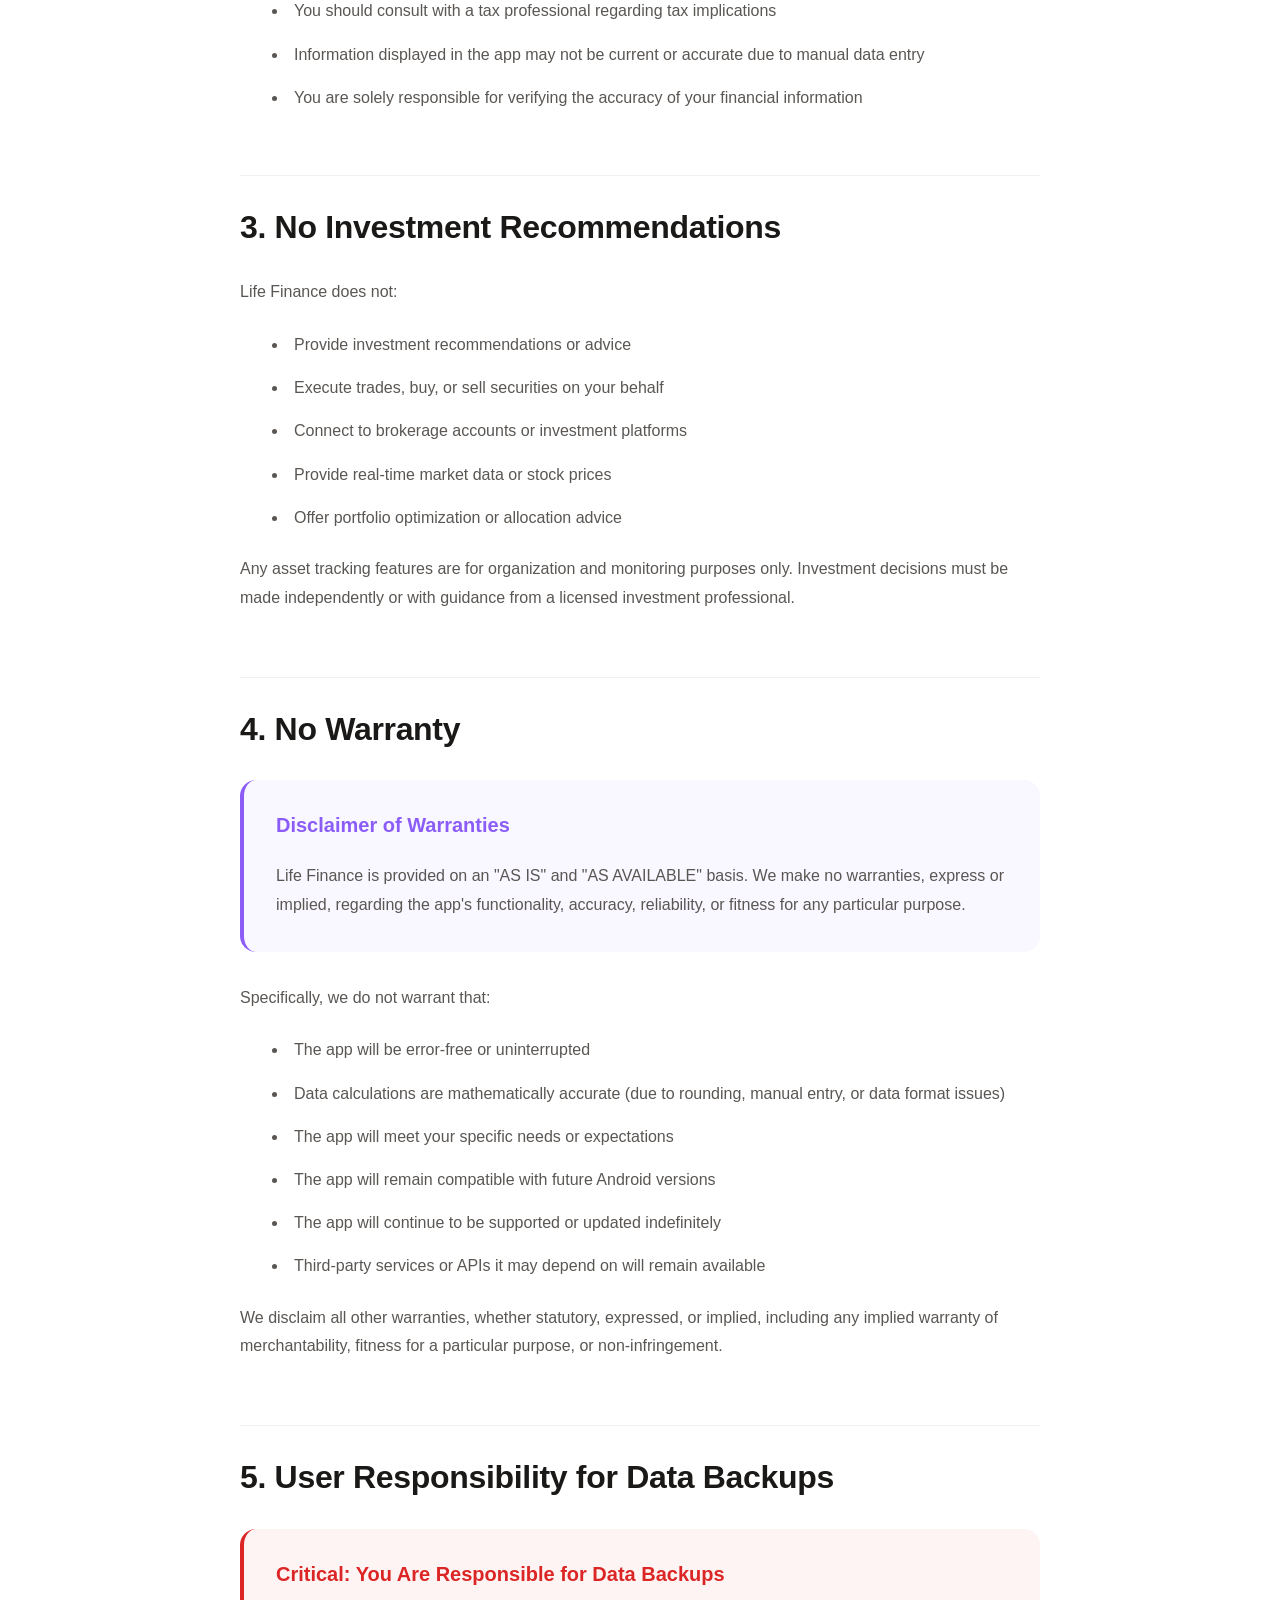
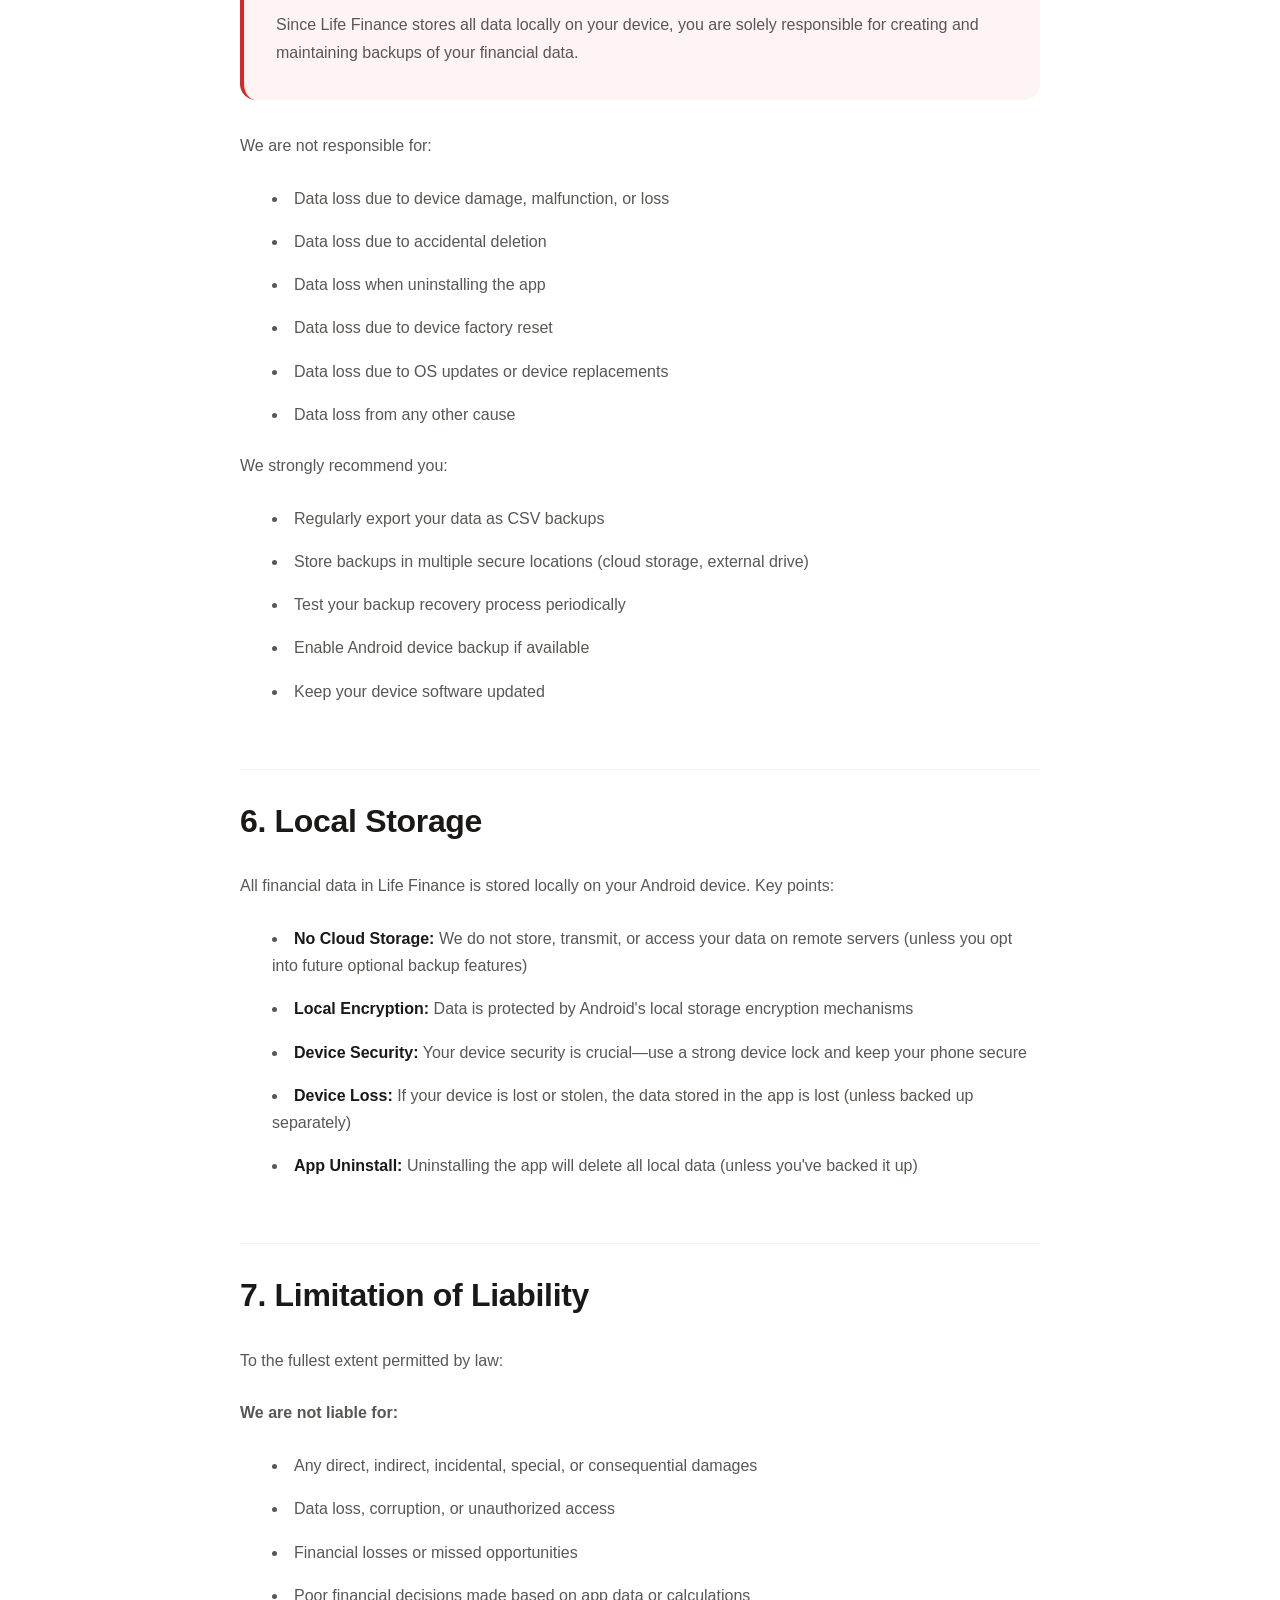
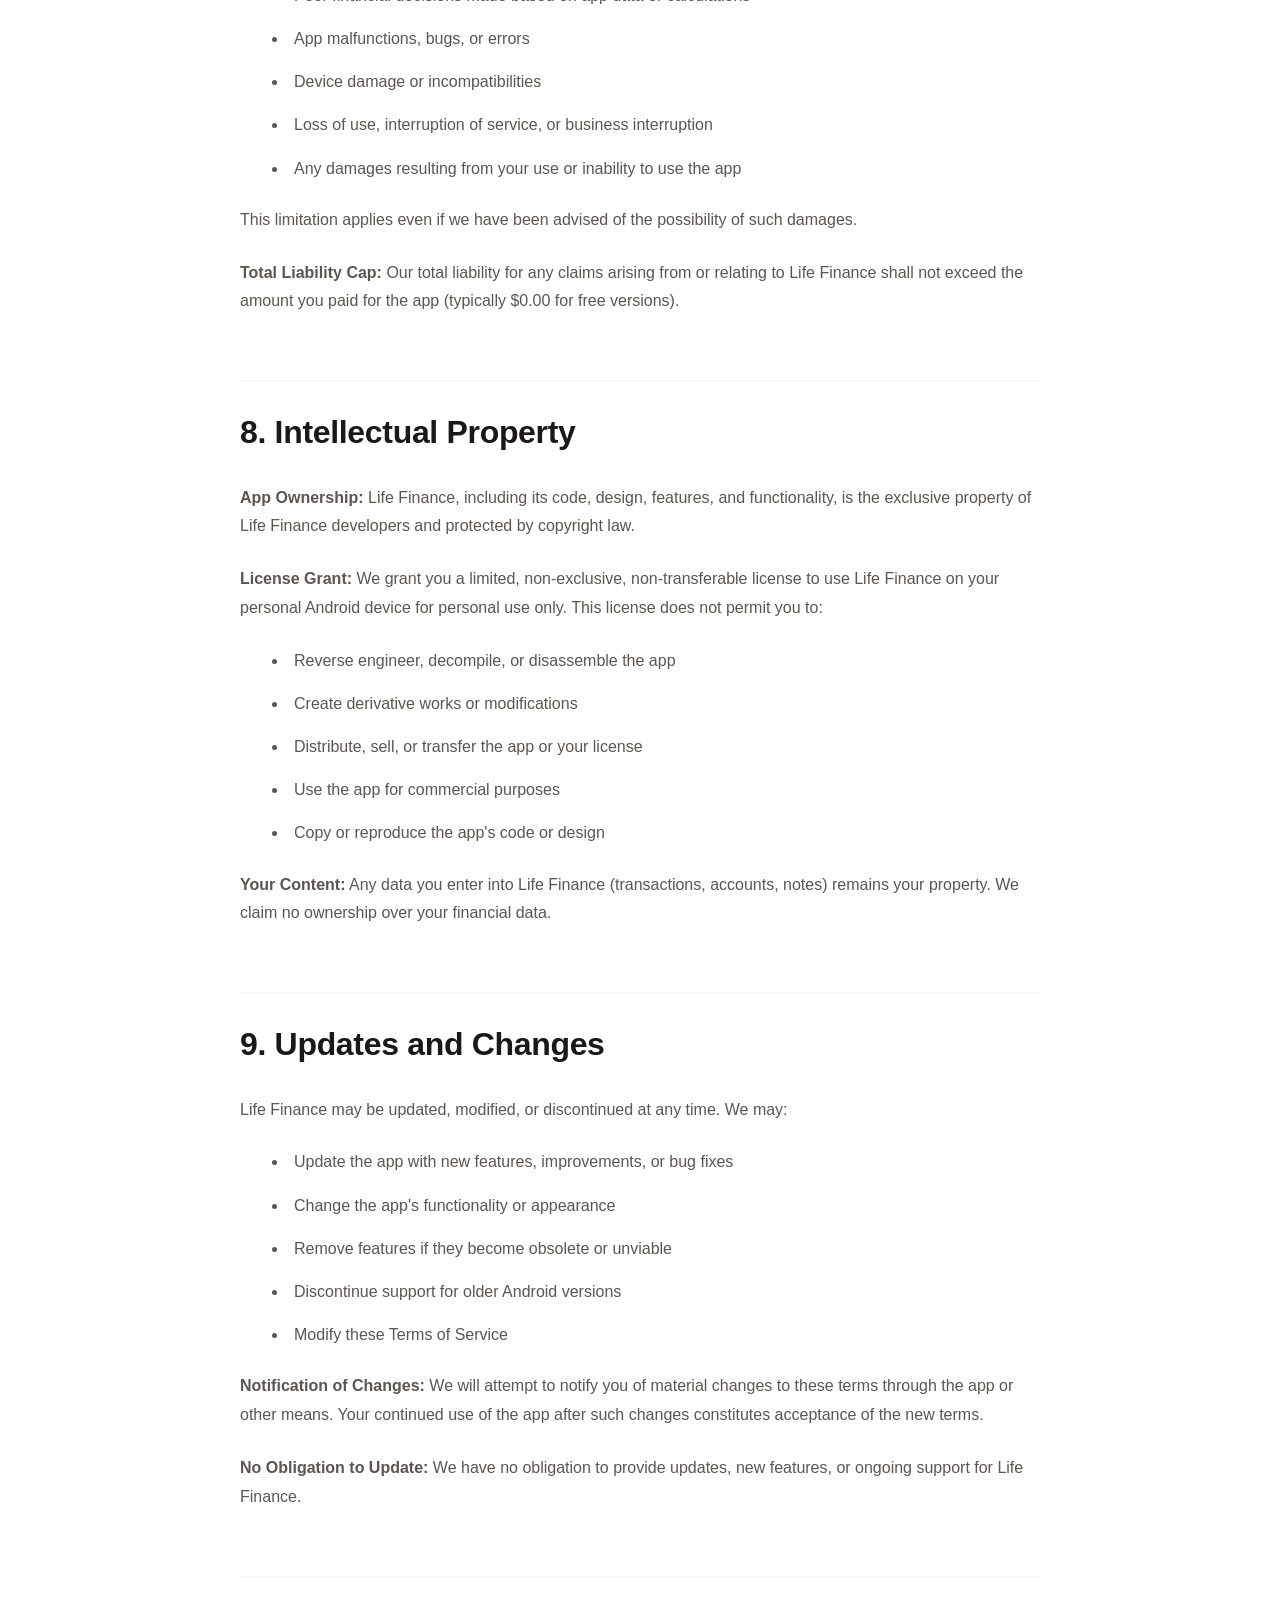
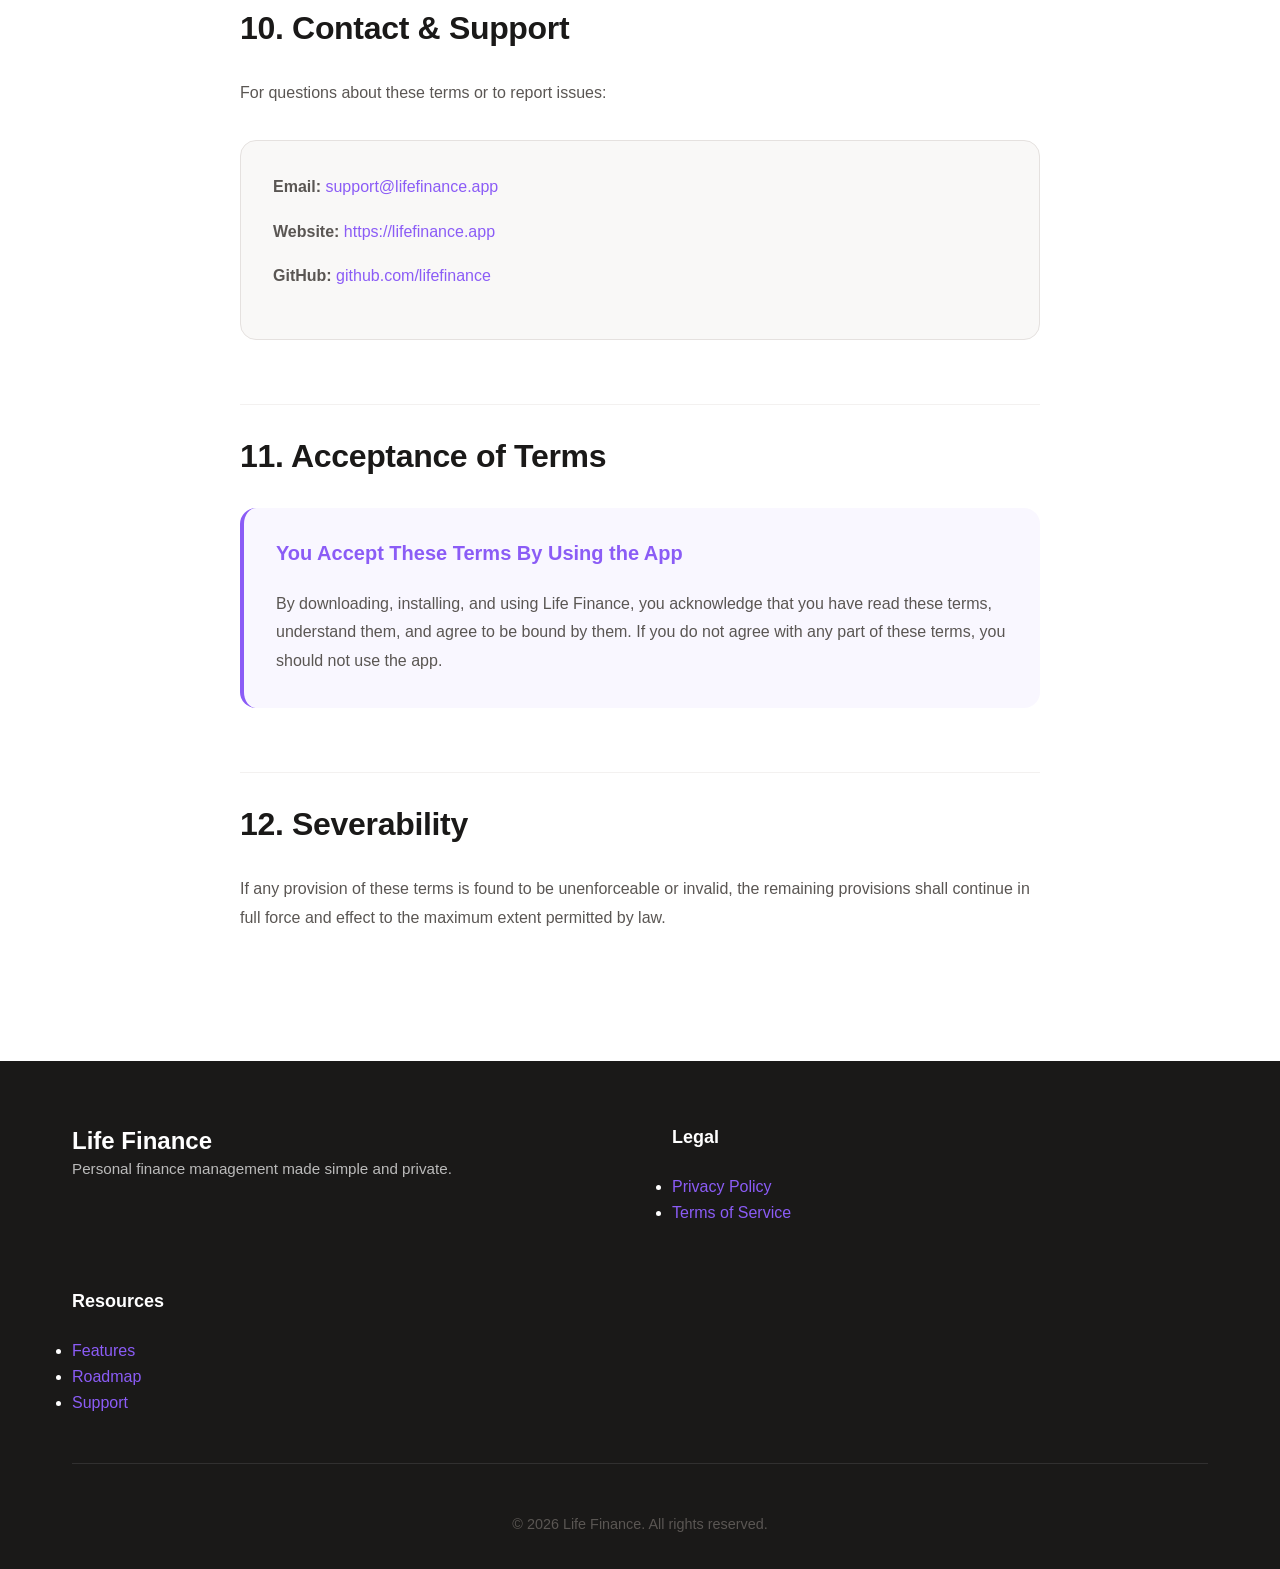
<file: terms.html>
<!DOCTYPE html>
<html lang="en">
<head>
    <meta charset="UTF-8">
    <meta name="viewport" content="width=device-width, initial-scale=1.0">
    <meta name="description" content="Life Finance Terms of Service - Personal finance management tool. Read our terms, disclaimers, and liability limitations.">
    <title>Terms of Service - Life Finance</title>
    <link rel="icon" type="image/png" href="logo.png">
    <link rel="stylesheet" href="styles.css">
    <style>
        /* Terms of Service Specific Styles */
        .terms-page {
            background-color: var(--color-bg);
        }

        .terms-hero {
            padding: var(--spacing-xxl) 0;
            background: linear-gradient(135deg, var(--color-white) 0%, var(--color-bg) 100%);
        }

        .terms-hero h1 {
            margin-bottom: var(--spacing-md);
            color: var(--color-text);
        }

        .terms-hero p {
            font-size: 1.125rem;
            color: var(--color-text-muted);
            max-width: 700px;
        }

        .terms-main {
            padding: var(--spacing-xxl) 0;
            background-color: var(--color-white);
        }

        .terms-content {
            max-width: 800px;
            margin: 0 auto;
        }

        .terms-section {
            margin-bottom: var(--spacing-xxl);
        }

        .terms-section h2 {
            font-size: 2rem;
            margin-bottom: var(--spacing-lg);
            color: var(--color-text);
            padding-top: var(--spacing-lg);
            border-top: 1px solid var(--color-gray-light);
        }

        .terms-section:first-child h2 {
            border-top: none;
            padding-top: 0;
        }

        .terms-section h3 {
            font-size: 1.25rem;
            margin-top: var(--spacing-lg);
            margin-bottom: var(--spacing-md);
            color: var(--color-text);
        }

        .terms-section p {
            margin-bottom: var(--spacing-md);
            line-height: 1.8;
            color: var(--color-text-muted);
        }

        .terms-section ul {
            list-style-position: inside;
            margin-bottom: var(--spacing-md);
            padding-left: var(--spacing-lg);
        }

        .terms-section ul li {
            margin-bottom: var(--spacing-sm);
            color: var(--color-text-muted);
            line-height: 1.7;
        }

        .terms-section ul li strong {
            color: var(--color-text);
            font-weight: 600;
        }

        .highlight-box {
            background-color: rgba(139, 92, 246, 0.05);
            border-left: 4px solid var(--color-primary);
            padding: var(--spacing-lg);
            border-radius: var(--radius-md);
            margin-bottom: var(--spacing-lg);
        }

        .highlight-box h3 {
            margin-top: 0;
            color: var(--color-primary);
        }

        .highlight-box p {
            margin-bottom: 0;
            color: var(--color-text-muted);
        }

        .warning-box {
            background-color: rgba(220, 38, 38, 0.05);
            border-left: 4px solid #dc2626;
            padding: var(--spacing-lg);
            border-radius: var(--radius-md);
            margin-bottom: var(--spacing-lg);
        }

        .warning-box h3 {
            margin-top: 0;
            color: #dc2626;
        }

        .warning-box p {
            margin-bottom: 0;
            color: var(--color-text-muted);
        }

        .last-updated {
            background-color: var(--color-gray-light);
            padding: var(--spacing-lg);
            border-radius: var(--radius-md);
            margin-bottom: var(--spacing-xxl);
            text-align: center;
            color: var(--color-text-muted);
            font-size: 0.95rem;
        }

        .contact-info {
            background-color: var(--color-bg);
            padding: var(--spacing-lg);
            border-radius: var(--radius-md);
            margin-top: var(--spacing-lg);
            border: 1px solid var(--color-gray);
        }

        .contact-info p {
            margin-bottom: var(--spacing-sm);
        }

        .contact-info a {
            color: var(--color-primary);
            text-decoration: none;
            transition: var(--transition);
        }

        .contact-info a:hover {
            color: var(--color-primary-light);
        }

        @media (max-width: 768px) {
            .terms-hero h1 {
                font-size: 2.5rem;
            }

            .terms-hero p {
                font-size: 1rem;
            }

            .terms-section h2 {
                font-size: 1.75rem;
            }

            .terms-section h3 {
                font-size: 1.125rem;
            }
        }
    </style>
</head>
<body class="terms-page">
    <!-- Navigation -->
    <nav class="navbar">
        <div class="container">
            <div class="navbar-content">
                <a href="index.html" class="logo">Life Finance</a>
                <ul class="nav-menu">
                    <li><a href="index.html#features">Features</a></li>
                    <li><a href="privacy.html">Privacy</a></li>
                    <li><a href="index.html#support">Support</a></li>
                </ul>
            </div>
        </div>
    </nav>

    <!-- Terms Hero Section -->
    <section class="terms-hero">
        <div class="container">
            <h1>Terms of Service</h1>
            <p>Please read these terms carefully before using Life Finance. By downloading and using the app, you agree to be bound by these terms.</p>
        </div>
    </section>

    <!-- Terms of Service Content -->
    <section class="terms-main">
        <div class="container">
            <div class="terms-content">
                <div class="last-updated">
                    Last updated: June 20, 2026 | Effective for Life Finance Android App
                </div>

                <!-- Service Description -->
                <div class="terms-section">
                    <h2>1. Service Description</h2>
                    <p>Life Finance is a personal finance management application for Android devices. The app allows you to:</p>
                    <ul>
                        <li>Track your financial accounts (checking, savings, investments, credit cards)</li>
                        <li>Monitor assets and liabilities</li>
                        <li>Record and categorize transactions</li>
                        <li>Generate financial reports and visualizations</li>
                        <li>Plan budgets and financial goals</li>
                        <li>Manage recurring transactions and reminders</li>
                    </ul>
                    <p>Life Finance is a <strong>personal finance tracking tool only</strong>. It does not connect to any financial institutions, execute transactions, or move money on your behalf.</p>
                </div>

                <!-- No Financial Advice -->
                <div class="terms-section">
                    <h2>2. No Financial Advice</h2>
                    <div class="warning-box">
                        <h3>Important Disclaimer</h3>
                        <p>Life Finance does not provide financial, legal, tax, or investment advice. The app is a data tracking and organization tool only. Any information, insights, or reports generated by the app are for personal use and informational purposes only.</p>
                    </div>
                    <p>You acknowledge that:</p>
                    <ul>
                        <li>We are not providing professional financial advice or recommendations</li>
                        <li>You should consult with a qualified financial advisor for investment decisions</li>
                        <li>You should consult with a tax professional regarding tax implications</li>
                        <li>Information displayed in the app may not be current or accurate due to manual data entry</li>
                        <li>You are solely responsible for verifying the accuracy of your financial information</li>
                    </ul>
                </div>

                <!-- No Investment Recommendations -->
                <div class="terms-section">
                    <h2>3. No Investment Recommendations</h2>
                    <p>Life Finance does not:</p>
                    <ul>
                        <li>Provide investment recommendations or advice</li>
                        <li>Execute trades, buy, or sell securities on your behalf</li>
                        <li>Connect to brokerage accounts or investment platforms</li>
                        <li>Provide real-time market data or stock prices</li>
                        <li>Offer portfolio optimization or allocation advice</li>
                    </ul>
                    <p>Any asset tracking features are for organization and monitoring purposes only. Investment decisions must be made independently or with guidance from a licensed investment professional.</p>
                </div>

                <!-- No Warranty -->
                <div class="terms-section">
                    <h2>4. No Warranty</h2>
                    <div class="highlight-box">
                        <h3>Disclaimer of Warranties</h3>
                        <p>Life Finance is provided on an "AS IS" and "AS AVAILABLE" basis. We make no warranties, express or implied, regarding the app's functionality, accuracy, reliability, or fitness for any particular purpose.</p>
                    </div>
                    <p>Specifically, we do not warrant that:</p>
                    <ul>
                        <li>The app will be error-free or uninterrupted</li>
                        <li>Data calculations are mathematically accurate (due to rounding, manual entry, or data format issues)</li>
                        <li>The app will meet your specific needs or expectations</li>
                        <li>The app will remain compatible with future Android versions</li>
                        <li>The app will continue to be supported or updated indefinitely</li>
                        <li>Third-party services or APIs it may depend on will remain available</li>
                    </ul>
                    <p>We disclaim all other warranties, whether statutory, expressed, or implied, including any implied warranty of merchantability, fitness for a particular purpose, or non-infringement.</p>
                </div>

                <!-- User Responsibility for Backups -->
                <div class="terms-section">
                    <h2>5. User Responsibility for Data Backups</h2>
                    <div class="warning-box">
                        <h3>Critical: You Are Responsible for Data Backups</h3>
                        <p>Since Life Finance stores all data locally on your device, you are solely responsible for creating and maintaining backups of your financial data.</p>
                    </div>
                    <p>We are not responsible for:</p>
                    <ul>
                        <li>Data loss due to device damage, malfunction, or loss</li>
                        <li>Data loss due to accidental deletion</li>
                        <li>Data loss when uninstalling the app</li>
                        <li>Data loss due to device factory reset</li>
                        <li>Data loss due to OS updates or device replacements</li>
                        <li>Data loss from any other cause</li>
                    </ul>
                    <p>We strongly recommend you:</p>
                    <ul>
                        <li>Regularly export your data as CSV backups</li>
                        <li>Store backups in multiple secure locations (cloud storage, external drive)</li>
                        <li>Test your backup recovery process periodically</li>
                        <li>Enable Android device backup if available</li>
                        <li>Keep your device software updated</li>
                    </ul>
                </div>

                <!-- Local Storage -->
                <div class="terms-section">
                    <h2>6. Local Storage</h2>
                    <p>All financial data in Life Finance is stored locally on your Android device. Key points:</p>
                    <ul>
                        <li><strong>No Cloud Storage:</strong> We do not store, transmit, or access your data on remote servers (unless you opt into future optional backup features)</li>
                        <li><strong>Local Encryption:</strong> Data is protected by Android's local storage encryption mechanisms</li>
                        <li><strong>Device Security:</strong> Your device security is crucial—use a strong device lock and keep your phone secure</li>
                        <li><strong>Device Loss:</strong> If your device is lost or stolen, the data stored in the app is lost (unless backed up separately)</li>
                        <li><strong>App Uninstall:</strong> Uninstalling the app will delete all local data (unless you've backed it up)</li>
                    </ul>
                </div>

                <!-- Limitation of Liability -->
                <div class="terms-section">
                    <h2>7. Limitation of Liability</h2>
                    <p>To the fullest extent permitted by law:</p>
                    <p><strong>We are not liable for:</strong></p>
                    <ul>
                        <li>Any direct, indirect, incidental, special, or consequential damages</li>
                        <li>Data loss, corruption, or unauthorized access</li>
                        <li>Financial losses or missed opportunities</li>
                        <li>Poor financial decisions made based on app data or calculations</li>
                        <li>App malfunctions, bugs, or errors</li>
                        <li>Device damage or incompatibilities</li>
                        <li>Loss of use, interruption of service, or business interruption</li>
                        <li>Any damages resulting from your use or inability to use the app</li>
                    </ul>
                    <p>This limitation applies even if we have been advised of the possibility of such damages.</p>
                    <p><strong>Total Liability Cap:</strong> Our total liability for any claims arising from or relating to Life Finance shall not exceed the amount you paid for the app (typically $0.00 for free versions).</p>
                </div>

                <!-- Intellectual Property -->
                <div class="terms-section">
                    <h2>8. Intellectual Property</h2>
                    <p><strong>App Ownership:</strong> Life Finance, including its code, design, features, and functionality, is the exclusive property of Life Finance developers and protected by copyright law.</p>
                    <p><strong>License Grant:</strong> We grant you a limited, non-exclusive, non-transferable license to use Life Finance on your personal Android device for personal use only. This license does not permit you to:</p>
                    <ul>
                        <li>Reverse engineer, decompile, or disassemble the app</li>
                        <li>Create derivative works or modifications</li>
                        <li>Distribute, sell, or transfer the app or your license</li>
                        <li>Use the app for commercial purposes</li>
                        <li>Copy or reproduce the app's code or design</li>
                    </ul>
                    <p><strong>Your Content:</strong> Any data you enter into Life Finance (transactions, accounts, notes) remains your property. We claim no ownership over your financial data.</p>
                </div>

                <!-- Updates and Changes -->
                <div class="terms-section">
                    <h2>9. Updates and Changes</h2>
                    <p>Life Finance may be updated, modified, or discontinued at any time. We may:</p>
                    <ul>
                        <li>Update the app with new features, improvements, or bug fixes</li>
                        <li>Change the app's functionality or appearance</li>
                        <li>Remove features if they become obsolete or unviable</li>
                        <li>Discontinue support for older Android versions</li>
                        <li>Modify these Terms of Service</li>
                    </ul>
                    <p><strong>Notification of Changes:</strong> We will attempt to notify you of material changes to these terms through the app or other means. Your continued use of the app after such changes constitutes acceptance of the new terms.</p>
                    <p><strong>No Obligation to Update:</strong> We have no obligation to provide updates, new features, or ongoing support for Life Finance.</p>
                </div>

                <!-- Contact and Support -->
                <div class="terms-section">
                    <h2>10. Contact & Support</h2>
                    <p>For questions about these terms or to report issues:</p>
                    <div class="contact-info">
                        <p><strong>Email:</strong> <a href="mailto:support@lifefinance.app">support@lifefinance.app</a></p>
                        <p><strong>Website:</strong> <a href="https://lifefinance.app">https://lifefinance.app</a></p>
                        <p><strong>GitHub:</strong> <a href="https://github.com/lifefinance">github.com/lifefinance</a></p>
                    </div>
                </div>

                <!-- Acceptance of Terms -->
                <div class="terms-section">
                    <h2>11. Acceptance of Terms</h2>
                    <div class="highlight-box">
                        <h3>You Accept These Terms By Using the App</h3>
                        <p>By downloading, installing, and using Life Finance, you acknowledge that you have read these terms, understand them, and agree to be bound by them. If you do not agree with any part of these terms, you should not use the app.</p>
                    </div>
                </div>

                <!-- Severability -->
                <div class="terms-section">
                    <h2>12. Severability</h2>
                    <p>If any provision of these terms is found to be unenforceable or invalid, the remaining provisions shall continue in full force and effect to the maximum extent permitted by law.</p>
                </div>

            </div>
        </div>
    </section>

    <!-- Footer -->
    <footer class="footer">
        <div class="container">
            <div class="footer-content">
                <div class="footer-section">
                    <h3>Life Finance</h3>
                    <p>Personal finance management made simple and private.</p>
                </div>
                <div class="footer-section">
                    <h4>Legal</h4>
                    <ul>
                        <li><a href="privacy.html">Privacy Policy</a></li>
                        <li><a href="terms.html">Terms of Service</a></li>
                    </ul>
                </div>
                <div class="footer-section">
                    <h4>Resources</h4>
                    <ul>
                        <li><a href="index.html#features">Features</a></li>
                        <li><a href="index.html#roadmap">Roadmap</a></li>
                        <li><a href="index.html#support">Support</a></li>
                    </ul>
                </div>
            </div>
            <div class="footer-bottom">
                <p>&copy; 2026 Life Finance. All rights reserved.</p>
            </div>
        </div>
    </footer>
</body>
</html>
</file>
<file: styles.css>
/* ============================================
   RESET & GLOBAL STYLES
   ============================================ */
* {
    margin: 0;
    padding: 0;
    box-sizing: border-box;
}

:root {
    --color-white: #ffffff;
    --color-bg: #f9f8f7;
    --color-gray-light: #f3f1f0;
    --color-gray: #e5e1df;
    --color-gray-dark: #8a8480;
    --color-text: #1a1918;
    --color-text-muted: #5a5653;
    --color-primary: #8B5CF6;
    --color-primary-light: #a78bfa;
    --color-accent: #10b981;
    --spacing-xs: 0.5rem;
    --spacing-sm: 1rem;
    --spacing-md: 1.5rem;
    --spacing-lg: 2rem;
    --spacing-xl: 3rem;
    --spacing-xxl: 4rem;
    --radius-sm: 0.5rem;
    --radius-md: 1rem;
    --radius-lg: 1.5rem;
    --transition: all 0.3s cubic-bezier(0.4, 0, 0.2, 1);
}

html {
    scroll-behavior: smooth;
}

body {
    font-family: -apple-system, BlinkMacSystemFont, 'Segoe UI', 'Helvetica Neue', sans-serif;
    background-color: var(--color-bg);
    color: var(--color-text);
    line-height: 1.6;
    font-size: 16px;
}

/* ============================================
   TYPOGRAPHY
   ============================================ */
h1 {
    font-size: 3.5rem;
    font-weight: 700;
    line-height: 1.1;
    letter-spacing: -0.02em;
    margin-bottom: var(--spacing-md);
}

h2 {
    font-size: 2.5rem;
    font-weight: 700;
    line-height: 1.2;
    letter-spacing: -0.01em;
    margin-bottom: var(--spacing-lg);
}

h3 {
    font-size: 1.5rem;
    font-weight: 600;
    line-height: 1.3;
}

h4 {
    font-size: 1.125rem;
    font-weight: 600;
    line-height: 1.4;
}

p {
    color: var(--color-text-muted);
    line-height: 1.7;
}

a {
    color: var(--color-primary);
    text-decoration: none;
    transition: var(--transition);
}

a:hover {
    color: var(--color-primary-light);
}

/* ============================================
   LAYOUT
   ============================================ */
.container {
    max-width: 1200px;
    margin: 0 auto;
    padding: 0 var(--spacing-lg);
}

/* ============================================
   NAVBAR
   ============================================ */
.navbar {
    background-color: var(--color-white);
    box-shadow: 0 1px 3px rgba(0, 0, 0, 0.05);
    position: sticky;
    top: 0;
    z-index: 1000;
}

.navbar-content {
    display: flex;
    justify-content: space-between;
    align-items: center;
    padding: var(--spacing-md) 0;
}

.logo {
    font-size: 1.5rem;
    font-weight: 700;
    color: var(--color-text);
    letter-spacing: -0.01em;
}

.nav-menu {
    display: flex;
    list-style: none;
    gap: var(--spacing-xl);
}

.nav-menu a {
    color: var(--color-text-muted);
    font-weight: 500;
    transition: var(--transition);
}

.nav-menu a:hover {
    color: var(--color-primary);
}

/* ============================================
   BUTTONS
   ============================================ */
.btn {
    padding: 0.875rem 2rem;
    border: none;
    border-radius: var(--radius-md);
    font-size: 1rem;
    font-weight: 600;
    cursor: pointer;
    transition: var(--transition);
    font-family: inherit;
}

.btn-primary {
    background-color: var(--color-primary);
    color: var(--color-white);
    box-shadow: 0 4px 15px rgba(139, 92, 246, 0.3);
}

.btn-primary:hover {
    background-color: var(--color-primary-light);
    transform: translateY(-2px);
    box-shadow: 0 8px 25px rgba(139, 92, 246, 0.4);
}

.btn-secondary {
    background-color: var(--color-gray-light);
    color: var(--color-text);
    border: 1px solid var(--color-gray);
}

.btn-secondary:hover {
    background-color: var(--color-gray);
    color: var(--color-text);
}

/* ============================================
   HERO SECTION
   ============================================ */
.hero {
    padding: var(--spacing-xxl) 0;
    background: linear-gradient(135deg, var(--color-white) 0%, var(--color-bg) 100%);
}

.hero .container {
    display: grid;
    grid-template-columns: 1fr 1fr;
    gap: var(--spacing-xxl);
    align-items: center;
}

.hero-content {
    animation: fadeInUp 0.8s ease-out;
}

.hero-title {
    color: var(--color-text);
    margin-bottom: var(--spacing-md);
}

.hero-subtitle {
    font-size: 1.25rem;
    color: var(--color-text-muted);
    margin-bottom: var(--spacing-xl);
    max-width: 500px;
}

.hero-buttons {
    display: flex;
    gap: var(--spacing-md);
    flex-wrap: wrap;
}

/* Dashboard Mockup */
.hero-mockup {
    position: relative;
    height: 500px;
    perspective: 1000px;
}

.dashboard-card {
    position: absolute;
    background: var(--color-white);
    border-radius: var(--radius-lg);
    padding: var(--spacing-lg);
    box-shadow: 0 10px 40px rgba(0, 0, 0, 0.08);
    animation: float 3s ease-in-out infinite;
}

.dashboard-card-1 {
    width: 280px;
    top: 0;
    left: 0;
    animation-delay: 0s;
}

.dashboard-card-2 {
    width: 280px;
    top: 180px;
    right: 0;
    animation-delay: 0.5s;
}

.dashboard-card-3 {
    width: 280px;
    bottom: 0;
    left: 50px;
    animation-delay: 1s;
}

.card-header {
    display: flex;
    justify-content: space-between;
    align-items: center;
    margin-bottom: var(--spacing-md);
}

.card-title {
    font-weight: 600;
    color: var(--color-text-muted);
    font-size: 0.875rem;
    text-transform: uppercase;
    letter-spacing: 0.05em;
}

.card-badge {
    background-color: rgba(16, 185, 129, 0.1);
    color: var(--color-accent);
    padding: 0.25rem 0.75rem;
    border-radius: 999px;
    font-size: 0.75rem;
    font-weight: 600;
}

.card-amount {
    font-size: 2rem;
    font-weight: 700;
    color: var(--color-text);
}

.mini-cards {
    display: grid;
    grid-template-columns: 1fr 1fr;
    gap: var(--spacing-md);
}

.mini-card {
    background-color: var(--color-bg);
    padding: var(--spacing-md);
    border-radius: var(--radius-md);
    display: flex;
    flex-direction: column;
    gap: var(--spacing-xs);
}

.mini-label {
    font-size: 0.75rem;
    color: var(--color-text-muted);
    text-transform: uppercase;
    font-weight: 600;
    letter-spacing: 0.05em;
}

.mini-value {
    font-size: 1.25rem;
    font-weight: 700;
    color: var(--color-text);
}

.progress-item {
    display: flex;
    flex-direction: column;
    gap: var(--spacing-sm);
}

.progress-label {
    font-size: 0.875rem;
    font-weight: 600;
    color: var(--color-text-muted);
}

.progress-bar {
    width: 100%;
    height: 6px;
    background-color: var(--color-gray-light);
    border-radius: 999px;
    overflow: hidden;
}

.progress-fill {
    height: 100%;
    background: linear-gradient(90deg, var(--color-primary), var(--color-primary-light));
    border-radius: 999px;
}

.progress-value {
    font-size: 1rem;
    font-weight: 700;
    color: var(--color-text);
}

@keyframes float {
    0%, 100% { transform: translateY(0px); }
    50% { transform: translateY(-20px); }
}

@keyframes fadeInUp {
    from {
        opacity: 0;
        transform: translateY(30px);
    }
    to {
        opacity: 1;
        transform: translateY(0);
    }
}

/* ============================================
   WHY SECTION
   ============================================ */
.why-section {
    padding: var(--spacing-xxl) 0;
    background-color: var(--color-white);
}

.section-title {
    text-align: center;
    margin-bottom: var(--spacing-xxl);
}

.features-grid {
    display: grid;
    grid-template-columns: repeat(auto-fit, minmax(280px, 1fr));
    gap: var(--spacing-lg);
}

.feature-item {
    padding: var(--spacing-lg);
    background-color: var(--color-bg);
    border-radius: var(--radius-lg);
    text-align: center;
    transition: var(--transition);
}

.feature-item:hover {
    background-color: var(--color-gray-light);
    transform: translateY(-8px);
}

.feature-icon {
    font-size: 3rem;
    margin-bottom: var(--spacing-md);
    display: block;
}

.feature-title {
    margin-bottom: var(--spacing-sm);
}

.feature-desc {
    font-size: 0.95rem;
    color: var(--color-text-muted);
}

/* ============================================
   FEATURE GRID SECTION
   ============================================ */
.feature-grid-section {
    padding: var(--spacing-xxl) 0;
    background: linear-gradient(135deg, var(--color-bg) 0%, var(--color-white) 100%);
}

.feature-showcase {
    display: grid;
    grid-template-columns: repeat(auto-fit, minmax(250px, 1fr));
    gap: var(--spacing-lg);
}

.showcase-item {
    padding: var(--spacing-xl);
    background-color: var(--color-white);
    border-radius: var(--radius-lg);
    border: 1px solid var(--color-gray-light);
    transition: var(--transition);
}

.showcase-item:hover {
    border-color: var(--color-primary);
    box-shadow: 0 10px 30px rgba(139, 92, 246, 0.1);
    transform: translateY(-4px);
}

.showcase-number {
    font-size: 2.5rem;
    font-weight: 700;
    color: var(--color-primary);
    margin-bottom: var(--spacing-md);
    opacity: 0.3;
}

.showcase-item h3 {
    margin-bottom: var(--spacing-sm);
}

.showcase-item p {
    font-size: 0.95rem;
}

/* ============================================
   PRIVACY SECTION
   ============================================ */
.privacy-section {
    padding: var(--spacing-xxl) 0;
    background-color: var(--color-white);
}

.privacy-content {
    max-width: 800px;
    margin: 0 auto;
}

.privacy-text {
    font-size: 1.25rem;
    color: var(--color-text-muted);
    margin-bottom: var(--spacing-xxl);
    line-height: 1.8;
}

.privacy-highlights {
    display: grid;
    grid-template-columns: repeat(auto-fit, minmax(220px, 1fr));
    gap: var(--spacing-lg);
}

.highlight-item {
    padding: var(--spacing-lg);
    background-color: var(--color-bg);
    border-radius: var(--radius-lg);
    border-left: 4px solid var(--color-primary);
}

.highlight-item h4 {
    margin-bottom: var(--spacing-sm);
    color: var(--color-text);
}

.highlight-item p {
    font-size: 0.9rem;
    color: var(--color-text-muted);
}

/* ============================================
   ROADMAP SECTION
   ============================================ */
.roadmap-section {
    padding: var(--spacing-xxl) 0;
    background: linear-gradient(135deg, var(--color-bg) 0%, var(--color-white) 100%);
}

.roadmap-grid {
    display: grid;
    grid-template-columns: repeat(auto-fit, minmax(280px, 1fr));
    gap: var(--spacing-lg);
}

.roadmap-item {
    padding: var(--spacing-lg);
    background-color: var(--color-white);
    border-radius: var(--radius-lg);
    border: 1px solid var(--color-gray-light);
    transition: var(--transition);
}

.roadmap-item:hover {
    box-shadow: 0 10px 30px rgba(0, 0, 0, 0.08);
    transform: translateY(-4px);
}

.roadmap-status {
    display: inline-block;
    font-size: 0.75rem;
    font-weight: 700;
    text-transform: uppercase;
    padding: 0.375rem 0.875rem;
    border-radius: 999px;
    margin-bottom: var(--spacing-md);
    letter-spacing: 0.05em;
}

.roadmap-status.current {
    background-color: rgba(139, 92, 246, 0.1);
    color: var(--color-primary);
}

.roadmap-status.planned {
    background-color: rgba(229, 225, 223, 0.5);
    color: var(--color-text-muted);
}

.roadmap-item h3 {
    margin-bottom: var(--spacing-sm);
}

.roadmap-item p {
    font-size: 0.95rem;
    color: var(--color-text-muted);
}

/* ============================================
   HIDDEN SECTIONS
   ============================================ */
.hidden-section {
    display: none;
}

/* ============================================
   FOOTER
   ============================================ */
.footer {
    background-color: var(--color-text);
    color: var(--color-white);
    padding: var(--spacing-xxl) 0 var(--spacing-lg);
}

.footer-content {
    display: grid;
    grid-template-columns: 1fr 1fr;
    gap: var(--spacing-xxl);
    margin-bottom: var(--spacing-xl);
    padding-bottom: var(--spacing-xl);
    border-bottom: 1px solid rgba(255, 255, 255, 0.1);
}

.footer-section h4 {
    margin-bottom: var(--spacing-md);
    color: var(--color-white);
}

.footer-section p {
    color: rgba(255, 255, 255, 0.7);
    font-size: 0.95rem;
}

.footer-links {
    display: flex;
    flex-direction: column;
    gap: var(--spacing-md);
    justify-self: end;
}

.footer-links a {
    color: rgba(255, 255, 255, 0.7);
    transition: var(--transition);
}

.footer-links a:hover {
    color: var(--color-primary-light);
}

.footer-bottom {
    text-align: center;
    color: rgba(255, 255, 255, 0.5);
    font-size: 0.9rem;
}

/* ============================================
   RESPONSIVE DESIGN
   ============================================ */
@media (max-width: 768px) {
    :root {
        --spacing-xxl: 2.5rem;
        --spacing-xl: 1.5rem;
    }

    h1 {
        font-size: 2.5rem;
    }

    h2 {
        font-size: 1.875rem;
    }

    .hero .container {
        grid-template-columns: 1fr;
        gap: var(--spacing-lg);
    }

    .hero-mockup {
        height: 400px;
    }

    .nav-menu {
        gap: var(--spacing-lg);
        font-size: 0.95rem;
    }

    .hero-buttons {
        flex-direction: column;
    }

    .btn {
        width: 100%;
        text-align: center;
    }

    .features-grid {
        grid-template-columns: 1fr;
    }

    .feature-showcase {
        grid-template-columns: repeat(2, 1fr);
    }

    .privacy-highlights {
        grid-template-columns: 1fr;
    }

    .footer-content {
        grid-template-columns: 1fr;
        text-align: center;
    }

    .footer-links {
        flex-direction: row;
        gap: var(--spacing-lg);
        justify-self: center;
        justify-content: center;
    }
}

@media (max-width: 480px) {
    h1 {
        font-size: 2rem;
    }

    h2 {
        font-size: 1.5rem;
    }

    .container {
        padding: 0 var(--spacing-md);
    }

    .navbar-content {
        flex-direction: column;
        gap: var(--spacing-md);
    }

    .nav-menu {
        flex-direction: column;
        gap: var(--spacing-md);
        align-items: center;
    }

    .hero-subtitle {
        font-size: 1rem;
    }

    .feature-showcase {
        grid-template-columns: 1fr;
    }

    .dashboard-card {
        position: relative !important;
        width: 100% !important;
        animation: none !important;
        margin-bottom: var(--spacing-md);
    }

    .hero-mockup {
        height: auto;
    }

    .showcase-number {
        font-size: 2rem;
    }
}
</file>
